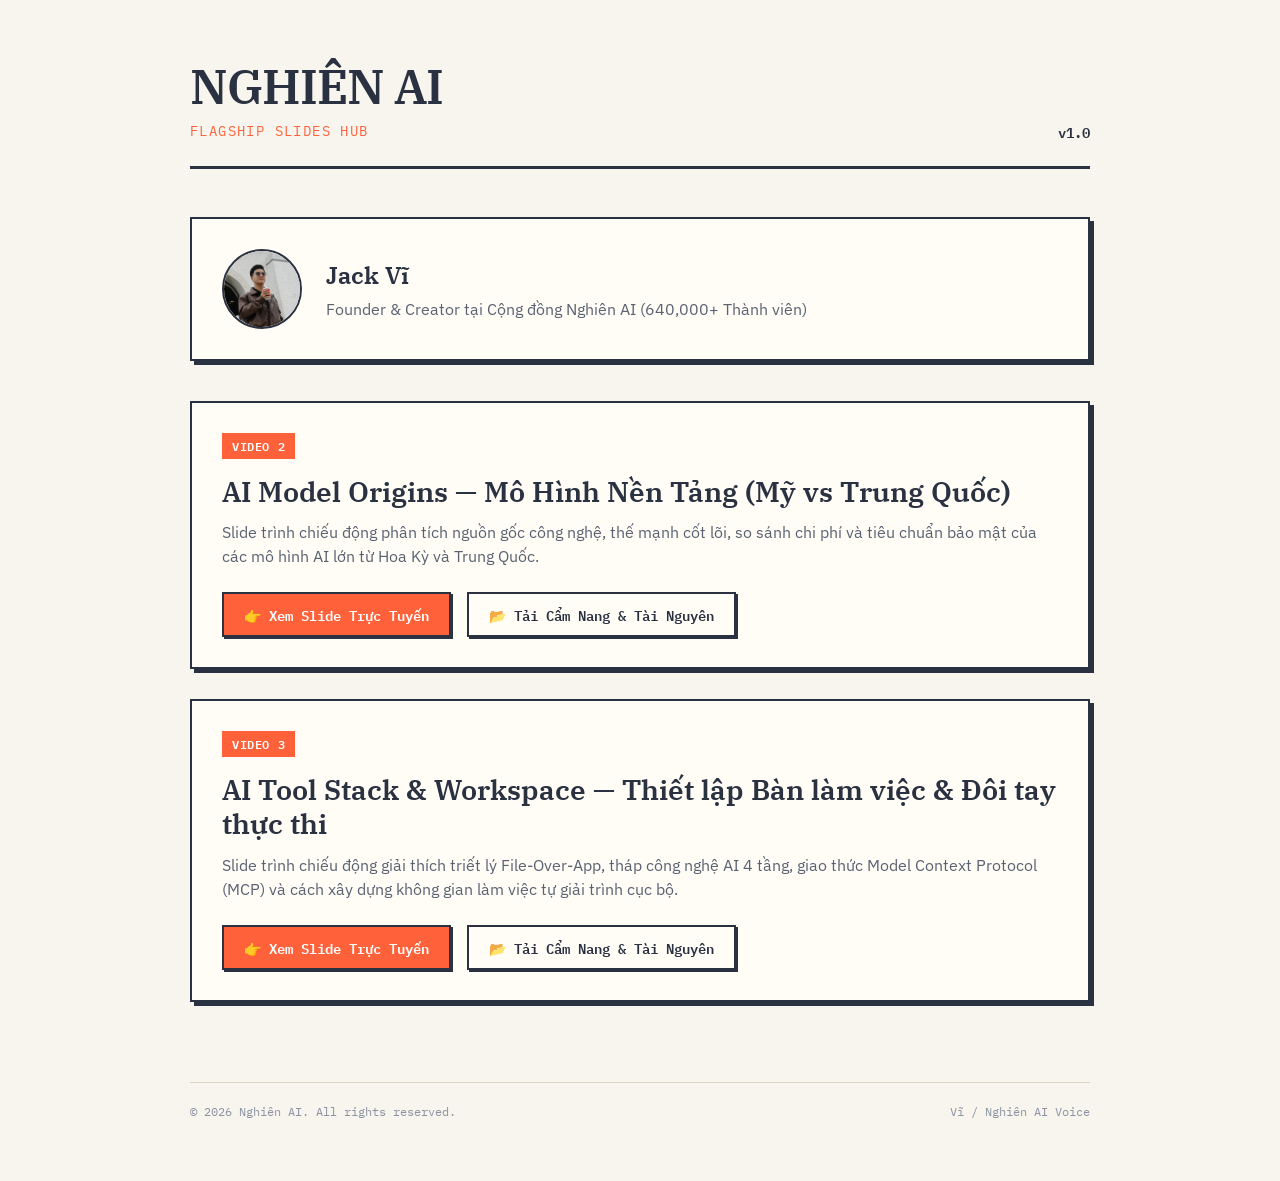
<file: index.html>
<!DOCTYPE html>
<html lang="vi">
<head>
  <meta charset="utf-8">
  <meta name="viewport" content="width=device-width, initial-scale=1">
  <title>Nghiên AI — Flagship Slides Hub</title>
  <link rel="preconnect" href="https://fonts.googleapis.com">
  <link rel="preconnect" href="https://fonts.gstatic.com" crossorigin>
  <link href="https://fonts.googleapis.com/css2?family=IBM+Plex+Mono:wght@400;500;600&family=IBM+Plex+Sans:wght@400;500;600&family=IBM+Plex+Serif:ital,wght@0,400;0,600;1,400;1,600&display=swap" rel="stylesheet">
  <style>
    :root {
      --color-coral: #FF623B;
      --color-dark: #2A3140;
      --color-paper: #F7F5ED;
      --color-paper-raised: #FFFDF6;
      --color-line: #D9D4C2;
      --font-serif: "IBM Plex Serif", Georgia, serif;
      --font-sans: "IBM Plex Sans", Helvetica, Arial, sans-serif;
      --font-mono: "IBM Plex Mono", monospace;
    }
    * { box-sizing: border-box; margin: 0; padding: 0; }
    body {
      background-color: var(--color-paper);
      color: var(--color-dark);
      font-family: var(--font-sans);
      padding: 60px 40px;
      line-height: 1.5;
    }
    .container {
      max-width: 900px;
      margin: 0 auto;
    }
    header {
      border-bottom: 3px solid var(--color-dark);
      padding-bottom: 24px;
      margin-bottom: 48px;
      position: relative;
    }
    .logo-container {
      display: flex;
      justify-content: space-between;
      align-items: flex-end;
    }
    h1 {
      font-family: var(--font-serif);
      font-weight: 600;
      font-size: 48px;
      line-height: 1.1;
      text-transform: uppercase;
      letter-spacing: -0.02em;
    }
    .subtitle {
      font-family: var(--font-mono);
      font-size: 14px;
      color: var(--color-coral);
      letter-spacing: 0.1em;
      margin-top: 8px;
      text-transform: uppercase;
    }
    .profile-card {
      background: var(--color-paper-raised);
      border: 2px solid var(--color-dark);
      box-shadow: 4px 4px 0 var(--color-dark);
      padding: 30px;
      margin-bottom: 40px;
      display: flex;
      gap: 24px;
      align-items: center;
    }
    .profile-avatar {
      width: 80px;
      height: 80px;
      border-radius: 50%;
      border: 2px solid var(--color-dark);
    }
    .profile-info h3 {
      font-family: var(--font-serif);
      font-size: 24px;
      font-weight: 600;
    }
    .profile-info p {
      font-size: 16px;
      color: #5A6272;
      margin-top: 4px;
    }
    .grid {
      display: grid;
      grid-template-columns: 1fr;
      gap: 30px;
    }
    .bento-card {
      background: var(--color-paper-raised);
      border: 2px solid var(--color-dark);
      box-shadow: 4px 4px 0 var(--color-dark);
      padding: 30px;
      position: relative;
      transition: transform 0.2s, box-shadow 0.2s;
    }
    .bento-card:hover {
      transform: translate(-2px, -2px);
      box-shadow: 6px 6px 0 var(--color-dark);
    }
    .tag {
      display: inline-block;
      background: var(--color-coral);
      color: white;
      font-family: var(--font-mono);
      font-size: 12px;
      padding: 4px 10px;
      font-weight: 600;
      margin-bottom: 16px;
      letter-spacing: 0.05em;
    }
    .card-title {
      font-family: var(--font-serif);
      font-size: 28px;
      font-weight: 600;
      line-height: 1.2;
      margin-bottom: 12px;
    }
    .card-desc {
      font-size: 16px;
      color: #5A6272;
      margin-bottom: 24px;
    }
    .btn-group {
      display: flex;
      gap: 16px;
      flex-wrap: wrap;
    }
    .btn {
      display: inline-flex;
      align-items: center;
      justify-content: center;
      padding: 10px 20px;
      border: 2px solid var(--color-dark);
      font-family: var(--font-mono);
      font-size: 14px;
      font-weight: 600;
      text-decoration: none;
      cursor: pointer;
      background: var(--color-paper-raised);
      color: var(--color-dark);
      box-shadow: 2px 2px 0 var(--color-dark);
      transition: all 0.15s;
    }
    .btn:hover {
      transform: translate(-1px, -1px);
      box-shadow: 3px 3px 0 var(--color-dark);
    }
    .btn.primary {
      background: var(--color-coral);
      color: white;
    }
    .btn.primary:hover {
      background: #E14E28;
    }
    footer {
      margin-top: 80px;
      border-top: 1px solid var(--color-line);
      padding-top: 20px;
      font-family: var(--font-mono);
      font-size: 12px;
      color: #8B92A1;
      display: flex;
      justify-content: space-between;
    }
    @media (max-width: 600px) {
      body { padding: 30px 20px; }
      h1 { font-size: 32px; }
      .profile-card { flex-direction: column; text-align: center; }
    }
  </style>
</head>
<body>
  <div class="container">
    <header>
      <div class="logo-container">
        <div>
          <h1>Nghiên AI</h1>
          <div class="subtitle">Flagship Slides Hub</div>
        </div>
        <div style="font-family: var(--font-mono); font-size: 14px; font-weight: 600;">v1.0</div>
      </div>
    </header>

    <div class="profile-card">
      <img class="profile-avatar" src="assets/people/jack_vi_avatar.png" alt="Jack Vĩ">
      <div class="profile-info">
        <h3>Jack Vĩ</h3>
        <p>Founder &amp; Creator tại Cộng đồng Nghiên AI (640,000+ Thành viên)</p>
      </div>
    </div>

    <div class="grid">
      <!-- Card Video 2 -->
      <div class="bento-card">
        <div class="tag">VIDEO 2</div>
        <h2 class="card-title">AI Model Origins — Mô Hình Nền Tảng (Mỹ vs Trung Quốc)</h2>
        <p class="card-desc">Slide trình chiếu động phân tích nguồn gốc công nghệ, thế mạnh cốt lõi, so sánh chi phí và tiêu chuẩn bảo mật của các mô hình AI lớn từ Hoa Kỳ và Trung Quốc.</p>
        <div class="btn-group">
          <a class="btn primary" href="v2-model-origins/">👉 Xem Slide Trực Tuyến</a>
          <a class="btn" href="https://github.com/jackvi810/ai-models" target="_blank">📂 Tải Cẩm Nang &amp; Tài Nguyên</a>
        </div>
      </div>

      <!-- Card Video 3 -->
      <div class="bento-card">
        <div class="tag">VIDEO 3</div>
        <h2 class="card-title">AI Tool Stack &amp; Workspace — Thiết lập Bàn làm việc &amp; Đôi tay thực thi</h2>
        <p class="card-desc">Slide trình chiếu động giải thích triết lý File-Over-App, tháp công nghệ AI 4 tầng, giao thức Model Context Protocol (MCP) và cách xây dựng không gian làm việc tự giải trình cục bộ.</p>
        <div class="btn-group">
          <a class="btn primary" href="v3-ai-tools/">👉 Xem Slide Trực Tuyến</a>
          <a class="btn" href="https://github.com/jackvi810/ai-tools" target="_blank">📂 Tải Cẩm Nang &amp; Tài Nguyên</a>
        </div>
      </div>
    </div>

    <footer>
      <span>&copy; 2026 Nghiên AI. All rights reserved.</span>
      <span>Vĩ / Nghiên AI Voice</span>
    </footer>
  </div>
</body>
</html>
</file>
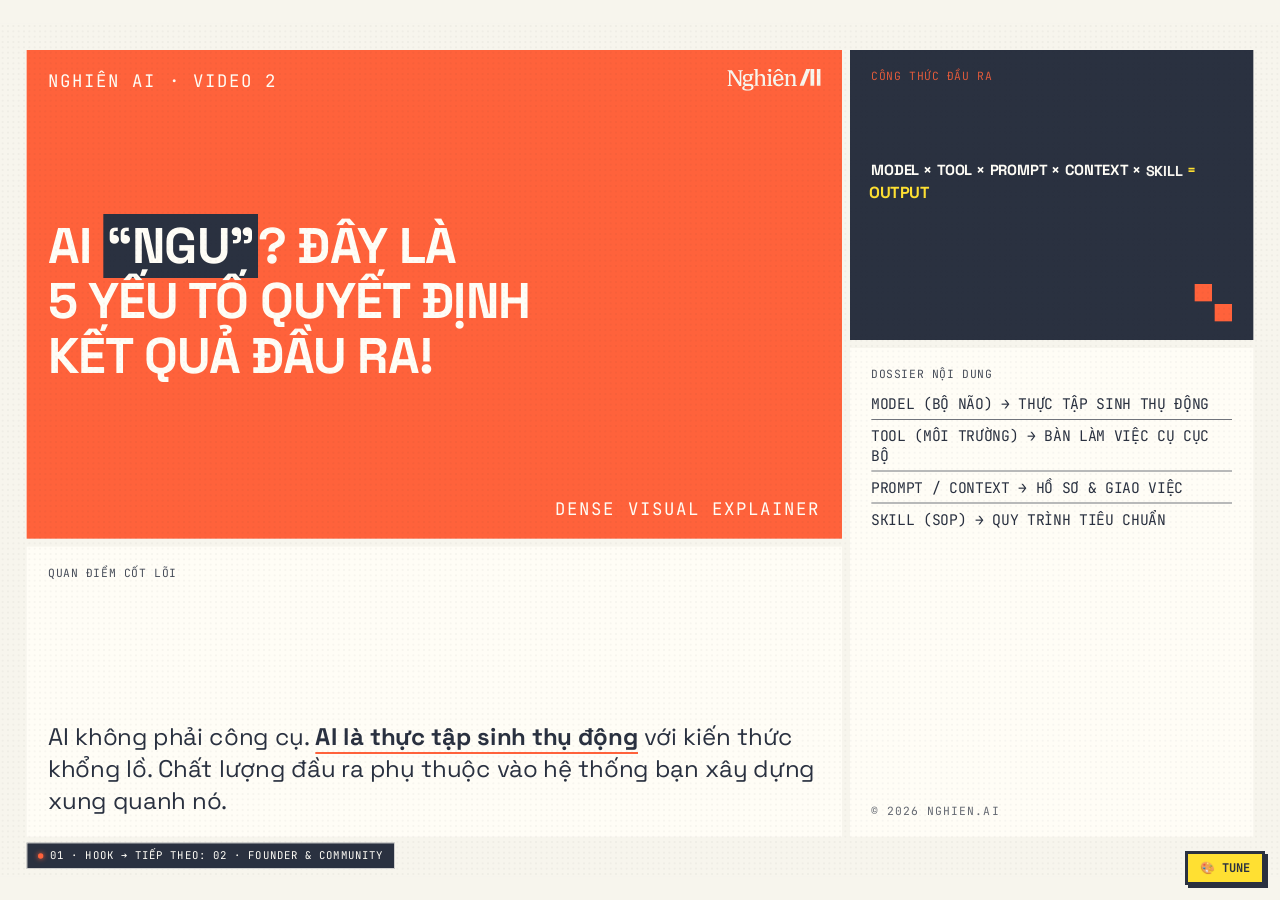
<file: v2-model-origins/index.html>
<!DOCTYPE html>
<html lang="vi">
<head>
  <meta charset="utf-8">
  <meta name="viewport" content="width=device-width, initial-scale=1">
  <title>Presentation</title>
  <link rel="stylesheet" href="./styles.css">
  <script src="./vendor/d3.v7.min.js"></script>
  <script src="./vendor/echarts.min.js"></script>
  <script src="./vendor/gsap.min.js"></script>
  <script src="./motion.js"></script>
  <script src="./shortcut-controller.js"></script>
  <script src="./background-fx.js"></script>
  <style id="dynamic-design-tokens">
    :root {
      --color-paper: #FFFDF6;
      --color-ink: #2A3140;
      --color-accent: #FF623B;
      --color-yellow: #FFE032;
      --color-muted: #5A6272;
      --color-bg: #F7F5ED;
      --font-display: 'Space Grotesk', Helvetica Neue, Helvetica, Arial, sans-serif;
      --font-mono: 'JetBrains Mono', ui-monospace, monospace;
      --border-width: 3px;
      --shadow-offset: 8px;
      --border-radius: 0px;
    }
    .slide-container {
      display: none;
      position: absolute;
      border-radius: var(--border-radius);
    }
    .slide-container.is-active {
      display: block;
    }
    
    .slide-container::before {
      content: "";
      position: absolute;
      top: 0; left: 0; width: 100%; height: 100%;
      pointer-events: none;
      opacity: 0.04;
      background-image: radial-gradient(var(--color-ink) 25%, transparent 26%);
      background-size: 8px 8px;
      z-index: 98;
    }

  </style>
</head>
<body data-background-fx="particles">

  <!-- slide-01-cover.html -->
  <div class="slide-container is-active" id="slide-01">

    <div class="frame">
      
      <!-- Main Title Card (Lemon) -->
      <div class="card lemon" style="grid-column: 1 / span 8; grid-row: 1 / span 5;">
        <img src="../assets/logo/NghienAI_logo_whitetext.svg" alt="Nghiên AI" style="position: absolute; top: 28px; right: 32px; width: 140px; height: auto;">
        <div class="text-label">NGHIÊN AI · VIDEO 2</div>
        <h1 class="text-display" style="margin-top: 40px; font-size: 75px; line-height: 1.1;">
          AI <mark>“ngu”</mark>? Đây là<br>5 yếu tố quyết định<br>kết quả đầu ra!
        </h1>
        <div class="text-label" style="text-align: right; margin-top: 20px;">DENSE VISUAL EXPLAINER</div>
      </div>
      
      <!-- Formula Card (Ink) -->
      <div class="card ink" style="grid-column: 9 / span 4; grid-row: 1 / span 3;">
        <div class="text-label-sm" style="color: var(--color-lemon);">công thức đầu ra</div>
        <div class="text-card-h3" style="font-size: 22px; line-height: 1.3; margin-top: 15px; display: flex; flex-wrap: wrap; gap: 6px;">
          <span class="formula-word">MODEL</span>
          <span class="formula-word">×</span>
          <span class="formula-word">TOOL</span>
          <span class="formula-word">×</span>
          <span class="formula-word">PROMPT</span>
          <span class="formula-word">×</span>
          <span class="formula-word">CONTEXT</span>
          <span class="formula-word">×</span>
          <span class="formula-word">SKILL</span>
          <span class="formula-word" style="color: var(--color-yellow); font-weight: bold;">=</span>
          <span class="formula-word" style="color: var(--color-yellow); font-weight: bold;">OUTPUT</span>
        </div>
        <div class="blockmark" style="color: var(--color-lemon); margin-top: 20px; align-self: flex-end;">
          <span></span><span></span><span></span><span></span>
        </div>
      </div>
      
      <!-- Description Card (Paper) -->
      <div class="card" style="grid-column: 1 / span 8; grid-row: 6 / span 3;">
        <div class="text-label-sm">quan điểm cốt lõi</div>
        <p class="text-body" style="margin-top: 15px;">
          AI không phải công cụ. <em>AI là thực tập sinh thụ động</em> với kiến thức khổng lồ. Chất lượng đầu ra phụ thuộc vào hệ thống bạn xây dựng xung quanh nó.
        </p>
      </div>
      
      <!-- Series Metadata Card (Paper) -->
      <div class="card" style="grid-column: 9 / span 4; grid-row: 4 / span 5;">
        <div class="text-label-sm">dossier nội dung</div>
        <div class="flex-col gap-sm" style="margin-top: 20px;">
          <div style="border-bottom: 1.5px solid var(--color-ink); padding-bottom: 8px; font-family: var(--font-mono); font-size: 22px;">
            MODEL (BỘ NÃO) → THỰC TẬP SINH THỤ ĐỘNG
          </div>
          <div style="border-bottom: 1.5px solid var(--color-ink); padding-bottom: 8px; font-family: var(--font-mono); font-size: 22px;">
            TOOL (MÔI TRƯỜNG) → BÀN LÀM VIỆC CỤ CỤC BỘ
          </div>
          <div style="border-bottom: 1.5px solid var(--color-ink); padding-bottom: 8px; font-family: var(--font-mono); font-size: 22px;">
            PROMPT / CONTEXT → HỒ SƠ & GIAO VIỆC
          </div>
          <div style="padding-bottom: 8px; font-family: var(--font-mono); font-size: 22px;">
            SKILL (SOP) → QUY TRÌNH TIÊU CHUẨN
          </div>
        </div>
        <div class="text-label-xs" style="margin-top: auto;">© 2026 NGHIEN.AI</div>
      </div>

    </div>
    <div class="pagenum"><span class="glow-dot"></span><span>01 · HOOK</span></div>
    
    <script>
      (function() {
        const slide = document.currentScript.closest('.slide-container');
        slide.initSlideCharts = function() {
          const words = slide.querySelectorAll('.formula-word');
          if (words.length > 0) {
            gsap.killTweensOf(words);
            gsap.set(words, { opacity: 0, scale: 0.4, y: 15 });
            gsap.to(words, {
              opacity: 1,
              scale: 1,
              y: 0,
              duration: 0.6,
              stagger: 0.08,
              ease: "elastic.out(1.1, 0.6)",
              delay: 0.3
            });
          }
        };
        slide.disposeSlideCharts = function() {
          const words = slide.querySelectorAll('.formula-word');
          gsap.killTweensOf(words);
        };
      })();
    </script>
    </div>

  <!-- slide-01b-profile-jackvi.html -->
  <div class="slide-container" id="slide-02">

    <div class="frame">
      
      <!-- Left Card (Profile - Pearl with 3D Tilt support) -->
      <div class="card card-profile" style="grid-column: 1 / span 6; grid-row: 1 / span 8; justify-content: space-between; padding: 48px; position: relative; overflow: hidden;">
        
        <!-- Scanline Overlay for Cyberpunk look -->
        <div class="scanlines" style="position: absolute; inset: 0; background: linear-gradient(rgba(18, 16, 16, 0) 50%, rgba(0, 0, 0, 0.05) 50%), linear-gradient(90deg, rgba(255, 0, 0, 0.02), rgba(0, 255, 0, 0.01), rgba(0, 0, 255, 0.02)); background-size: 100% 4px, 6px 100%; pointer-events: none; z-index: 1;"></div>

        <div style="position: relative; z-index: 2;">
          <img src="../assets/logo/NghienAI_logo_orangetext.svg" alt="Nghiên AI" style="position: absolute; top: -10px; right: -10px; width: 120px; height: auto;">
          <div class="text-label-sm" style="color: var(--color-muted); letter-spacing: 0.1em;">ADMIN PROFILE · NGHIÊN AI</div>
        </div>

        <div style="display: flex; gap: 40px; align-items: center; margin: 30px 0; position: relative; z-index: 2;">
          
          <!-- Avatar Framed Brutalist with Parallax Tilt -->
          <div class="avatar-tilt-container" style="position: relative; width: 240px; height: 240px; transform-style: preserve-3d; transition: transform 0.1s ease; flex-shrink: 0;">
            <!-- Outer radar ring pulse -->
            <div class="radar-pulse" style="position: absolute; inset: -20px; border: 2px dashed var(--color-coral); border-radius: 50%; animation: radar-spin 12s linear infinite; opacity: 0.4;"></div>
            <div class="radar-pulse-2" style="position: absolute; inset: -10px; border: 2px solid var(--color-yellow); border-radius: 50%; opacity: 0.25; animation: pulse-glow 2s infinite ease-in-out;"></div>
            
            <div class="avatar-frame-container" style="position: relative; width: 100%; height: 100%; border: 5px solid var(--color-ink); background: var(--color-ink); box-shadow: 12px 12px 0 var(--color-coral); overflow: hidden; transform: translateZ(30px);">
              <img src="../assets/people/jack_vi_avatar.png" alt="Jack Vĩ" style="width: 100%; height: 100%; object-fit: cover;">
            </div>
          </div>

          <div>
            <!-- Matrix Scrambled text container -->
            <h1 class="text-title text-scrambler" style="font-size: 58px; line-height: 1.0; color: var(--color-ink); margin-bottom: 12px; font-family: var(--font-display); text-shadow: 2px 2px 0 rgba(255, 98, 59, 0.15);">JACK VĨ</h1>
            <p class="text-label" style="font-size: 24px; color: var(--color-coral); font-weight: bold; text-transform: uppercase; letter-spacing: 0.05em;">Admin Nghiên AI Community</p>
            <p class="text-body-sm" style="font-size: 20px; line-height: 1.5; color: var(--color-muted); margin-top: 15px; font-family: var(--font-display);">
              Là <strong>content creator</strong>, <strong>community builder</strong> và là một người <strong>non-tech hoàn toàn</strong>. Nhưng hiện tại mình đã áp dụng AI vào workflow thành công và mong muốn giúp hàng triệu người biết cách sử dụng AI đúng cách.
            </p>
          </div>
        </div>

        <!-- Social Buttons with Neon Glow -->
        <div style="display: flex; gap: 20px; width: 100%; position: relative; z-index: 2;">
          <a href="https://www.facebook.com/jackvi810" target="_blank" class="social-btn btn-fb" style="flex: 1; text-align: center; text-decoration: none; font-family: var(--font-mono); font-size: 20px; font-weight: bold; color: var(--color-paper); border: 3px solid var(--color-ink); padding: 16px 20px; background: var(--color-ink); box-shadow: 5px 5px 0 var(--color-yellow); transition: all 0.2s ease; display: inline-block;">
            🔵 FACEBOOK
          </a>
          <a href="https://x.com/jackvi810" target="_blank" class="social-btn btn-x" style="flex: 1; text-align: center; text-decoration: none; font-family: var(--font-mono); font-size: 20px; font-weight: bold; color: var(--color-paper); border: 3px solid var(--color-ink); padding: 16px 20px; background: var(--color-ink); box-shadow: 5px 5px 0 var(--color-coral); transition: all 0.2s ease; display: inline-block;">
            🐦 TWITTER / X
          </a>
        </div>

        <div class="text-label-xs" style="color: var(--color-muted); position: relative; z-index: 2;">DI CHUỘT VÀO AVATAR ĐỂ TƯƠNG TÁC MẠNG LƯỚI</div>
      </div>
      
      <!-- Right Card (Community - Ink with Network Simulation) -->
      <div class="card ink" style="grid-column: 7 / span 6; grid-row: 1 / span 8; padding: 48px; display: flex; flex-direction: column; justify-content: space-between; overflow: hidden; background-color: var(--color-ink); position: relative;">
        
        <!-- Grid pattern background -->
        <div class="grid-overlay" style="position: absolute; inset: 0; background-image: linear-gradient(rgba(255,255,255,0.03) 1px, transparent 1px), linear-gradient(90deg, rgba(255,255,255,0.03) 1px, transparent 1px); background-size: 20px 20px; pointer-events: none; z-index: 1;"></div>

        <div style="position: relative; z-index: 2;">
          <img src="../assets/logo/NghienAI_logo_whitetext.svg" alt="Nghiên AI" style="position: absolute; top: 0; right: 0; width: 120px; height: auto;">
          <div class="text-label-sm" style="color: var(--color-muted); letter-spacing: 0.1em;">NGHIÊN AI · COMMUNITY NETWORK</div>
        </div>

        <!-- Big Figure with pulsing marks -->
        <div style="margin-top: 10px; position: relative; z-index: 2;">
          <div class="text-label" style="color: var(--color-yellow); font-size: 22px; margin-bottom: 8px;">CỘNG ĐỒNG</div>
          <h2 class="text-display community-num" style="font-size: 92px; line-height: 0.95; color: var(--color-paper); font-weight: 900; letter-spacing: -0.02em;">
            <mark style="background: none; color: var(--color-yellow); text-shadow: 0 0 15px rgba(255,224,50,0.35);">640,000+</mark>
          </h2>
          <p class="text-subtitle" style="font-size: 27px; color: var(--color-paper); margin-top: 8px; font-family: var(--font-display);">
            THÀNH VIÊN NGHIÊN AI (FACEBOOK GROUP)
          </p>
        </div>

        <!-- 6 Core Value points of the community -->
        <div class="values-grid" style="display: grid; grid-template-columns: 1fr 1fr; gap: 14px 24px; margin: 15px 0; position: relative; z-index: 2; font-family: var(--font-display); font-size: 17px; line-height: 1.4; color: var(--color-paper);">
          <div style="display: flex; gap: 10px; align-items: flex-start;">
            <span style="color: var(--color-yellow); font-family: var(--font-mono); font-weight: bold; flex-shrink: 0; margin-top: 2px;">⚡</span>
            <span>Kết nối cùng AI Builder thực tế</span>
          </div>
          <div style="display: flex; gap: 10px; align-items: flex-start;">
            <span style="color: var(--color-yellow); font-family: var(--font-mono); font-weight: bold; flex-shrink: 0; margin-top: 2px;">⚡</span>
            <span>Xây dựng AI Agent tự động hóa công việc</span>
          </div>
          <div style="display: flex; gap: 10px; align-items: flex-start;">
            <span style="color: var(--color-yellow); font-family: var(--font-mono); font-weight: bold; flex-shrink: 0; margin-top: 2px;">⚡</span>
            <span>Học kinh nghiệm sử dụng AI Tools & Workflow</span>
          </div>
          <div style="display: flex; gap: 10px; align-items: flex-start;">
            <span style="color: var(--color-yellow); font-family: var(--font-mono); font-weight: bold; flex-shrink: 0; margin-top: 2px;">⚡</span>
            <span>Cập nhật tin tức & xu hướng công nghệ AI</span>
          </div>
          <div style="display: flex; gap: 10px; align-items: flex-start;">
            <span style="color: var(--color-yellow); font-family: var(--font-mono); font-weight: bold; flex-shrink: 0; margin-top: 2px;">⚡</span>
            <span>Áp dụng AI vào Marketing, Content, Sales...</span>
          </div>
          <div style="display: flex; gap: 10px; align-items: flex-start;">
            <span style="color: var(--color-yellow); font-family: var(--font-mono); font-weight: bold; flex-shrink: 0; margin-top: 2px;">⚡</span>
            <span>Tư duy ứng dụng AI tiết kiệm & hiệu quả</span>
          </div>
        </div>

        <!-- D3 Network Simulation Area (150 nodes) -->
        <div class="d3-container" style="position: relative; width: 100%; height: 260px; border: 3px solid var(--color-paper); background: rgba(0,0,0,0.35); margin: 15px 0; overflow: hidden; z-index: 2; box-shadow: inset 0 0 20px rgba(0,0,0,0.6);">
          <svg class="d3-svg" width="100%" height="100%" style="display: block;"></svg>
          <div class="d3-status" style="position: absolute; right: 15px; top: 15px; font-family: var(--font-mono); font-size: 11px; color: var(--color-yellow); font-weight: bold; pointer-events: none; opacity: 0.85; border: 1.5px solid var(--color-yellow); padding: 2px 6px;">D3 FORCE FIELD: 150 NODES</div>
        </div>

        <div style="display: flex; justify-content: space-between; align-items: center; border-top: 1.5px solid rgba(255, 255, 255, 0.2); padding-top: 15px; position: relative; z-index: 2;">
          <a href="https://www.facebook.com/groups/aiartworksvn" target="_blank" class="glow-link" style="font-family: var(--font-mono); font-size: 17px; font-weight: 700; color: var(--color-yellow); text-decoration: none; border-bottom: 2px dashed var(--color-yellow); padding-bottom: 2px; transition: text-shadow 0.2s ease;">
            👉 THAM GIA CỘNG ĐỒNG NGHIÊN AI
          </a>
          <div style="font-family: var(--font-mono); font-size: 15px; color: var(--color-paper); opacity: 0.8;">NGHIÊN AI COMMUNITY</div>
        </div>
      </div>
      
    </div>
    
    <div class="pagenum"><span class="glow-dot"></span><span>02 · FOUNDER &amp; COMMUNITY</span></div>

    <style>
      /* Radar pulse animations */
      @keyframes radar-spin {
        from { transform: rotate(0deg); }
        to { transform: rotate(360deg); }
      }
      @keyframes pulse-glow {
        0%, 100% { transform: scale(1); opacity: 0.25; }
        50% { transform: scale(1.08); opacity: 0.45; }
      }
      
      /* Neon buttons and glows */
      .social-btn:hover {
        transform: translate(-3px, -3px);
        color: var(--color-ink) !important;
      }
      .social-btn.btn-fb:hover {
        background-color: var(--color-yellow) !important;
        box-shadow: 8px 8px 0 var(--color-coral) !important;
      }
      .social-btn.btn-x:hover {
        background-color: var(--color-coral) !important;
        color: var(--color-paper) !important;
        box-shadow: 8px 8px 0 var(--color-yellow) !important;
      }
      .glow-link:hover {
        text-shadow: 0 0 8px var(--color-yellow);
      }
    </style>

    <script>
      (function() {
        const slide = document.currentScript.closest('.slide-container');
        let simulation = null;
        let tl = null;
        let nodes = [];
        let links = [];

        // Matrix Scrambler implementation
        function scrambleText(element, finalWord, duration = 800) {
          const chars = "☠☢☣⚙⚡⚲⚠✕🧠💾🧬🖲💻🔌🌐";
          const start = Date.now();
          const interval = setInterval(() => {
            const timePassed = Date.now() - start;
            const progress = timePassed / duration;
            if (progress >= 1) {
              clearInterval(interval);
              element.textContent = finalWord;
            } else {
              element.textContent = finalWord.split("").map((char, index) => {
                if (char === " ") return " ";
                if (index / finalWord.length < progress) return finalWord[index];
                return chars[Math.floor(Math.random() * chars.length)];
              }).join("");
            }
          }, 35);
        }

        slide.initSlideCharts = function() {
          if (simulation) simulation.stop();
          if (tl) tl.kill();

          const profileCard = slide.querySelector('.card-profile');
          const avatarTilt = slide.querySelector('.avatar-tilt-container');
          const textEl = slide.querySelector('.text-scrambler');
          
          // Scramble Title
          scrambleText(textEl, "JACK VĨ", 1000);

          // 3D Parallax Tilt Effect
          if (profileCard && avatarTilt) {
            profileCard.addEventListener('mousemove', (e) => {
              const rect = profileCard.getBoundingClientRect();
              const x = e.clientX - rect.left - rect.width / 2;
              const y = e.clientY - rect.top - rect.height / 2;
              
              // Map mouse coordinates to degrees rotation
              const tiltX = -(y / (rect.height / 2)) * 15;
              const tiltY = (x / (rect.width / 2)) * 15;
              
              gsap.to(avatarTilt, {
                rotationX: tiltX,
                rotationY: tiltY,
                transformPerspective: 1000,
                ease: "power1.out",
                duration: 0.3
              });
            });

            profileCard.addEventListener('mouseleave', () => {
              gsap.to(avatarTilt, {
                rotationX: 0,
                rotationY: 0,
                ease: "power2.out",
                duration: 0.6
              });
            });
          }

          // GSAP Reveal Animation
          const avatarFrame = slide.querySelector('.avatar-frame-container');
          const btns = slide.querySelectorAll('.social-btn');
          const labels = slide.querySelectorAll('.text-label-sm, .text-label, .text-body-sm');
          
          gsap.set(avatarFrame, { scale: 0.7, opacity: 0 });
          gsap.set(btns, { y: 30, opacity: 0 });
          gsap.set(labels, { opacity: 0, y: 15 });

          tl = gsap.timeline({ delay: 0.1 });
          tl.to(labels, { opacity: 1, y: 0, stagger: 0.1, duration: 0.4, ease: "power2.out" })
            .to(avatarFrame, { scale: 1, opacity: 1, duration: 0.6, ease: "back.out(1.5)" }, "-=0.2")
            .to(btns, { y: 0, opacity: 1, stagger: 0.15, duration: 0.4, ease: "power2.out" }, "-=0.3");

          // D3.js Simulation Setup
          const svgEl = slide.querySelector('.d3-svg');
          const width = svgEl.clientWidth || 700;
          const height = svgEl.clientHeight || 260;
          const svg = d3.select(svgEl);
          svg.selectAll("*").remove();

          // 150 nodes representing a massive community
          const numNodes = 145;
          nodes = Array.from({ length: numNodes }, (_, i) => ({
            id: i,
            radius: i === 0 ? 18 : Math.random() * 4 + 3.5,
            group: i === 0 ? "core" : (i % 5 === 0 ? "fb" : (i % 5 === 1 ? "x" : "member")),
            x: width / 2 + (Math.random() - 0.5) * 80,
            y: height / 2 + (Math.random() - 0.5) * 80
          }));

          // Multi-connected links
          links = [];
          for (let i = 1; i < numNodes; i++) {
            // Strong connection to core (Jack Vĩ)
            if (i % 3 === 0) {
              links.push({ source: i, target: 0 });
            } else {
              links.push({ source: i, target: Math.floor(Math.random() * i) });
            }
          }

          // Link paths
          const linkElements = svg.append("g")
            .selectAll("line")
            .data(links)
            .enter().append("line")
            .attr("stroke", "rgba(255,255,255,0.08)")
            .attr("stroke-width", 1.0);

          // Spark connection path line (hidden initially)
          const sparkLine = svg.append("line")
            .attr("stroke", "var(--color-yellow)")
            .attr("stroke-width", 2.5)
            .attr("stroke-dasharray", "5 5")
            .style("opacity", 0)
            .style("pointer-events", "none");

          // Node circles
          const nodeElements = svg.append("g")
            .selectAll("circle")
            .data(nodes)
            .enter().append("circle")
            .attr("r", d => d.radius)
            .attr("fill", d => {
              if (d.group === "core") return "var(--color-yellow)";
              if (d.group === "fb") return "var(--color-coral)";
              if (d.group === "x") return "#FFE032";
              return "rgba(255, 255, 255, 0.4)";
            })
            .attr("stroke", d => d.group === "core" ? "var(--color-coral)" : "none")
            .attr("stroke-width", 2)
            .style("cursor", "pointer")
            .on("mouseover", function(event, d) {
              if (d.group === "core") return;
              
              // Make node explode with color
              d3.select(this)
                .transition()
                .duration(200)
                .attr("r", d.radius * 2.5)
                .attr("fill", "var(--color-yellow)")
                .attr("stroke", "var(--color-paper)")
                .attr("stroke-width", 2);

              // Connect to Jack Vĩ center node via spark
              sparkLine
                .attr("x1", d.x)
                .attr("y1", d.y)
                .attr("x2", nodes[0].x)
                .attr("y2", nodes[0].y)
                .style("opacity", 1);
            })
            .on("mouseout", function(event, d) {
              if (d.group === "core") return;
              
              d3.select(this)
                .transition()
                .duration(200)
                .attr("r", d.radius)
                .attr("fill", d.group === "fb" ? "var(--color-coral)" : (d.group === "x" ? "#FFE032" : "rgba(255, 255, 255, 0.4)"))
                .attr("stroke", "none");
                
              sparkLine.style("opacity", 0);
            });

          // Core node radar rings in SVG
          const coreRadar = svg.insert("circle", ":first-child")
            .attr("r", 30)
            .attr("fill", "none")
            .attr("stroke", "var(--color-yellow)")
            .attr("stroke-width", 1.5)
            .attr("opacity", 0.4)
            .style("pointer-events", "none");

          // Simulation Physics Engine
          simulation = d3.forceSimulation(nodes)
            .force("link", d3.forceLink(links).id(d => d.id).distance(22))
            .force("charge", d3.forceManyBody().strength(-10))
            .force("center", d3.forceCenter(width / 2, height / 2))
            .force("collide", d3.forceCollide().radius(d => d.radius + 2));

          simulation.on("tick", () => {
            linkElements
              .attr("x1", d => d.source.x)
              .attr("y1", d => d.source.y)
              .attr("x2", d => d.target.x)
              .attr("y2", d => d.target.y);

            nodeElements
              .attr("cx", d => Math.max(12, Math.min(width - 12, d.x)))
              .attr("cy", d => Math.max(12, Math.min(height - 12, d.y)));

            // Core node pulse update
            if (nodes[0]) {
              coreRadar
                .attr("cx", nodes[0].x)
                .attr("cy", nodes[0].y);
            }
          });

          // BIG BANG EXPLOSION TRIGGER: di chuột vào Avatar trái đẩy tung 150 nodes bên phải
          if (avatarTilt) {
            avatarTilt.addEventListener('mouseenter', () => {
              // Increase charge repulsion massively for explosion
              simulation.force("charge", d3.forceManyBody().strength(-280));
              simulation.alphaTarget(0.3).restart();
              
              // Animate core radar expanding in SVG
              coreRadar
                .transition()
                .duration(300)
                .attr("r", 90)
                .attr("opacity", 0.8)
                .style("stroke", "var(--color-coral)");
            });

            avatarTilt.addEventListener('mouseleave', () => {
              // Restore normal gravity
              simulation.force("charge", d3.forceManyBody().strength(-10));
              simulation.alphaTarget(0);
              
              coreRadar
                .transition()
                .duration(800)
                .attr("r", 30)
                .attr("opacity", 0.4)
                .style("stroke", "var(--color-yellow)");
            });
          }
        };

        slide.disposeSlideCharts = function() {
          if (simulation) simulation.stop();
          if (tl) tl.kill();
        };
      })();
    </script>
    </div>

  <!-- slide-02-hook-1.html -->
  <div class="slide-container" id="slide-03">

    <div class="frame">
      
      <!-- Card 1: Sếp (Ink) -->
      <div class="card ink" style="grid-column: 1 / span 6; grid-row: 1 / span 8;">
        <div>
          <img src="../assets/logo/NghienAI_logo_whitetext.svg" alt="Nghiên AI" style="position: absolute; top: 28px; right: 32px; width: 140px; height: auto;">
          <div class="text-label-sm" style="color: var(--color-muted);">vai trò: sếp</div>
          <h2 class="text-subtitle" style="margin-top: 25px; font-size: 35px; color: var(--color-paper);">Giao việc mơ hồ</h2>
        </div>
        
        <div style="flex-grow: 1; display: flex; flex-direction: column; justify-content: center; margin-top: 40px; margin-bottom: 40px;">
          <div class="dialogue-bubble" style="background: rgba(255, 255, 255, 0.08); padding: 32px; border-left: 6px solid var(--color-coral); font-family: var(--font-display); font-size: 29px; line-height: 1.4; color: var(--color-paper);">
            “Research và build cho tôi <em>content plan & marketing plan</em> để phát triển cộng đồng. Nhanh lên.”
          </div>
        </div>
        
        <div class="text-label-xs" style="color: var(--color-muted);">Yêu cầu chung chung, áp lực thời gian</div>
      </div>
      
      <!-- Card 2: AI (Lemon/Coral) -->
      <div class="card lemon" style="grid-column: 7 / span 6; grid-row: 1 / span 8;">
        <div>
          <img src="../assets/logo/NghienAI_logo_whitetext.svg" alt="Nghiên AI" style="position: absolute; top: 28px; right: 32px; width: 140px; height: auto;">
          <div class="text-label-sm" style="color: var(--color-paper); opacity: 0.85;">thực tế: thực tập sinh ai</div>
          <h2 class="text-subtitle" style="margin-top: 25px; font-size: 35px; color: var(--color-paper);">Tốc độ vs Chất lượng</h2>
        </div>
 
        <div style="flex-grow: 1; display: flex; flex-direction: column; justify-content: center; gap: 20px; margin-top: 30px; margin-bottom: 30px;">
          <!-- Typing Indicator -->
          <div class="typing-indicator" style="display: flex; gap: 8px; align-items: center; background: rgba(255, 255, 255, 0.08); padding: 12px 20px; border-radius: 0; width: fit-content; font-family: var(--font-mono); font-size: 22px; color: var(--color-paper);">
            <span style="font-weight: bold; background: var(--color-paper); color: var(--color-coral); padding: 2px 8px; font-size: 16px;">AI</span>
            <span>đang soạn thảo...</span>
            <span class="dot-bounce" style="display: inline-block; width: 6px; height: 6px; background-color: var(--color-paper); border-radius: 50%;"></span>
            <span class="dot-bounce" style="display: inline-block; width: 6px; height: 6px; background-color: var(--color-paper); border-radius: 50%;"></span>
            <span class="dot-bounce" style="display: inline-block; width: 6px; height: 6px; background-color: var(--color-paper); border-radius: 50%;"></span>
          </div>

          <!-- Dialog Lines -->
          <div style="display: flex; flex-direction: column; gap: 12px; font-size: 27px; line-height: 1.35;">
            <div class="dialogue-bubble bubble-ai-1" style="display: flex; gap: 10px;">
              <span style="font-family: var(--font-mono); font-weight: bold; background: var(--color-paper); color: var(--color-coral); padding: 2px 8px; font-size: 22px; align-self: flex-start; margin-top: 4px;">AI</span>
              <div style="color: var(--color-paper);">“Dạ sếp, <em>em xong rồi</em> ạ.” <br><span style="font-size: 29px; opacity: 0.8; font-family: var(--font-mono);">(Loay hoay 5 giây)</span></div>
            </div>
            
            <div class="dialogue-bubble bubble-boss" style="display: flex; gap: 10px; margin-top: 10px; position: relative;">
              <span style="font-family: var(--font-mono); font-weight: bold; background: var(--color-paper); color: var(--color-ink); padding: 2px 8px; font-size: 22px; align-self: flex-start; margin-top: 4px;">SẾP</span>
              <div style="color: var(--color-paper); font-weight: bold;">“Nhưng mà mày <em>làm sai gần hết</em> rồi.”</div>
              <div class="stamp-critical" style="position: absolute; right: 20px; top: -12px; border: 3.5px solid var(--color-yellow); color: var(--color-yellow); background: var(--color-ink); padding: 2px 8px; font-family: var(--font-mono); font-size: 22px; font-weight: bold; transform: rotate(-12deg);">CRITICAL ERROR</div>
            </div>
            
            <div class="dialogue-bubble bubble-ai-2" style="display: flex; gap: 10px; margin-top: 10px;">
              <span style="font-family: var(--font-mono); font-weight: bold; background: var(--color-paper); color: var(--color-coral); padding: 2px 8px; font-size: 22px; align-self: flex-start; margin-top: 4px;">AI</span>
              <div style="color: var(--color-paper);">“Dạ... nhưng mà <em>em làm nhanh</em>.”</div>
            </div>
          </div>
        </div>
 
        <div class="text-label-xs" style="color: var(--color-paper); opacity: 0.85;">ảo tưởng về năng lực do tốc độ phản hồi</div>
      </div>
 
    </div>
    <div class="pagenum"><span class="glow-dot"></span><span>03 · HOOK 1</span></div>
    
    <script>
      (function() {
        const slide = document.currentScript.closest('.slide-container');
        let tl = null;

        slide.initSlideCharts = function() {
          const bossLeft = slide.querySelector('.card.ink .dialogue-bubble');
          const typing = slide.querySelector('.typing-indicator');
          const dots = slide.querySelectorAll('.dot-bounce');
          const bubbleAi1 = slide.querySelector('.bubble-ai-1');
          const bubbleBoss = slide.querySelector('.bubble-boss');
          const stamp = slide.querySelector('.stamp-critical');
          const bubbleAi2 = slide.querySelector('.bubble-ai-2');

          if (tl) tl.kill();
          gsap.killTweensOf([bossLeft, typing, dots, bubbleAi1, bubbleBoss, stamp, bubbleAi2]);

          // Set initial states
          gsap.set(bossLeft, { opacity: 0, x: -30 });
          gsap.set(typing, { opacity: 0, display: 'flex' });
          gsap.set(dots, { y: 0 });
          gsap.set(bubbleAi1, { opacity: 0, x: 20 });
          gsap.set(bubbleBoss, { opacity: 0, y: -20 });
          gsap.set(stamp, { opacity: 0, scale: 3, rotation: -40 });
          gsap.set(bubbleAi2, { opacity: 0, x: 20 });

          // Start timeline
          tl = gsap.timeline({ delay: 0.1 });
          
          tl.to(bossLeft, { opacity: 1, x: 0, duration: 0.3, ease: "power2.out" })
            .to(typing, { opacity: 1, duration: 0.15 })
            .add(() => {
              // Start dots bounce independently so it doesn't block the timeline
              gsap.to(dots, { y: -6, stagger: 0.15, repeat: -1, yoyo: true, duration: 0.3 });
            }, "<")
            // Wait 0.6s typing
            .to(typing, { opacity: 0, duration: 0.15, delay: 0.6, onComplete: () => { typing.style.display = 'none'; } })
            .to(bubbleAi1, { opacity: 1, x: 0, duration: 0.25, ease: "power2.out" })
            // Sếp drops down bubble
            .to(bubbleBoss, { opacity: 1, y: 0, duration: 0.25, ease: "bounce.out", delay: 0.4 })
            // Stamp slams down
            .to(stamp, { opacity: 1, scale: 1, rotation: -12, duration: 0.2, ease: "elastic.out(1, 0.5)" }, "+=0.1")
            // AI final answer
            .to(bubbleAi2, { opacity: 1, x: 0, duration: 0.25, ease: "power2.out", delay: 0.4 });
        };

        slide.disposeSlideCharts = function() {
          if (tl) tl.kill();
          const typing = slide.querySelector('.typing-indicator');
          const dots = slide.querySelectorAll('.dot-bounce');
          gsap.killTweensOf(dots);
          if (typing) typing.style.display = 'flex';
        };
      })();
    </script>
    </div>

  <!-- slide-03-hook-2.html -->
  <div class="slide-container" id="slide-04">

    <div class="frame">
      
      <!-- Card 1: Sếp (Ink) -->
      <div class="card ink" style="grid-column: 1 / span 6; grid-row: 1 / span 8;">
        <div>
          <img src="../assets/logo/NghienAI_logo_whitetext.svg" alt="Nghiên AI" style="position: absolute; top: 28px; right: 32px; width: 140px; height: auto;">
          <div class="text-label-sm" style="color: var(--color-muted);">yêu cầu: sếp</div>
          <h2 class="text-subtitle" style="margin-top: 25px; font-size: 35px; color: var(--color-paper);">Thu nạp dữ liệu lớn</h2>
        </div>

        <div style="flex-grow: 1; display: flex; flex-direction: column; justify-content: center; margin-top: 40px; margin-bottom: 40px;">
          <div class="dialogue-bubble" style="background: rgba(255, 255, 255, 0.08); padding: 32px; border-left: 6px solid var(--color-coral); font-family: var(--font-display); font-size: 29px; line-height: 1.4; color: var(--color-paper);">
            “Hãy research từ <em>50 bài viết mẫu</em> để hiểu giọng văn của tôi trước khi build. Đây, 50 link.”
          </div>
        </div>

        <div class="text-label-xs" style="color: var(--color-muted);">Kỳ vọng AI tự động quét web & phân tích</div>
      </div>
      
      <!-- Card 2: AI (Pearl) -->
      <div class="card" style="grid-column: 7 / span 6; grid-row: 1 / span 8;">
        <div>
          <img src="../assets/logo/NghienAI_logo_orangetext.svg" alt="Nghiên AI" style="position: absolute; top: 28px; right: 32px; width: 140px; height: auto;">
          <div class="text-label-sm" style="color: var(--color-muted);">thực tế: thực tập sinh ai</div>
          <h2 class="text-subtitle" style="margin-top: 25px; font-size: 35px;">Bất lực & Hết hạn</h2>
        </div>

        <!-- Credit Meter -->
        <div class="credit-display" style="position: absolute; right: 32px; top: 110px; font-family: var(--font-mono); font-size: 22px; font-weight: bold; border: 2px solid var(--color-ink); padding: 4px 12px; background-color: var(--color-yellow); box-shadow: 3px 3px 0 var(--color-ink); z-index: 10;">
          CREDIT: <span class="credit-num">100</span>/100
        </div>

        <div style="flex-grow: 1; display: flex; flex-direction: column; justify-content: center; gap: 20px; margin-top: 35px; margin-bottom: 25px;">
          <div style="display: flex; flex-direction: column; gap: 12px; font-size: 27px; line-height: 1.35;">
            <div class="dialogue-bubble bubble-ai-1" style="display: flex; gap: 10px;">
              <span style="font-family: var(--font-mono); font-weight: bold; background: var(--color-ink); color: var(--color-paper); padding: 2px 8px; font-size: 22px; align-self: flex-start; margin-top: 4px;">AI</span>
              <div style="color: var(--color-ink);">“Dạ sếp <em>copy 50 bài đó gửi em</em> đi ạ...”</div>
            </div>
            
            <div class="dialogue-bubble bubble-ai-2" style="display: flex; gap: 10px; margin-top: 15px;">
              <span style="font-family: var(--font-mono); font-weight: bold; background: var(--color-coral); color: var(--color-paper); padding: 2px 8px; font-size: 22px; align-self: flex-start; margin-top: 4px;">AI</span>
              <div style="color: var(--color-ink);">
                “Ủa sếp, <em>em hết credit</em> rồi. <br>Sếp quay lại lúc <mark>3h45 sáng</mark> nha.”
              </div>
            </div>
          </div>

          <!-- Blinking Error Banner -->
          <div class="error-banner-blink" style="border: 2px solid var(--color-ink); background-color: var(--color-yellow); color: var(--color-ink); padding: 10px 15px; font-family: var(--font-mono); font-size: 22px; font-weight: bold; text-align: center; box-shadow: 3px 3px 0 var(--color-ink); display: none;">
            ⚠️ RATE LIMIT REACHED: RETRY AT 03:45 AM
          </div>
        </div>

        <div class="text-label-xs" style="color: var(--color-muted);">Giới hạn giao diện Chat & Rate Limit</div>
      </div>

    </div>
    <div class="pagenum"><span class="glow-dot"></span><span>04 · HOOK 2</span></div>

    <style>
      @keyframes warning-blink {
        0%, 100% { background-color: var(--color-yellow); color: var(--color-ink); }
        50% { background-color: var(--color-coral); color: var(--color-paper); }
      }
      .error-banner-blink.is-blinking {
        animation: warning-blink 0.6s infinite steps(1);
      }
    </style>
    
    <script>
      (function() {
        const slide = document.currentScript.closest('.slide-container');
        let tl = null;

        slide.initSlideCharts = function() {
          const bossLeft = slide.querySelector('.card.ink .dialogue-bubble');
          const bubbleAi1 = slide.querySelector('.bubble-ai-1');
          const bubbleAi2 = slide.querySelector('.bubble-ai-2');
          const creditNum = slide.querySelector('.credit-num');
          const errorBanner = slide.querySelector('.error-banner-blink');

          if (tl) tl.kill();
          gsap.killTweensOf([bossLeft, bubbleAi1, bubbleAi2]);
          errorBanner.classList.remove('is-blinking');

          // Set initial states
          gsap.set(bossLeft, { opacity: 0, x: -30 });
          gsap.set(bubbleAi1, { opacity: 0, x: 20 });
          gsap.set(bubbleAi2, { opacity: 0, x: 20 });
          gsap.set(errorBanner, { opacity: 0, display: 'none' });
          creditNum.textContent = "100";

          // Start timeline
          tl = gsap.timeline({ delay: 0.1 });
          
          tl.to(bossLeft, { opacity: 1, x: 0, duration: 0.3, ease: "power2.out" })
            .to(bubbleAi1, { opacity: 1, x: 0, duration: 0.25, ease: "power2.out", delay: 0.25 })
            .to(bubbleAi2, { opacity: 1, x: 0, duration: 0.25, ease: "power2.out", delay: 0.4 })
            // Roll credit from 100 to 0
            .to({ val: 100 }, {
              val: 0,
              duration: 0.8,
              ease: "power1.inOut",
              onUpdate: function() {
                creditNum.textContent = Math.round(this.targets()[0].val);
              }
            }, "<+=0.15")
            // Show error banner and start blinking
            .to(errorBanner, {
              opacity: 1,
              duration: 0.2,
              onStart: () => {
                errorBanner.style.display = 'block';
              },
              onComplete: () => {
                errorBanner.classList.add('is-blinking');
              }
            }, "+=0.1");
        };

        slide.disposeSlideCharts = function() {
          if (tl) tl.kill();
          const errorBanner = slide.querySelector('.error-banner-blink');
          if (errorBanner) {
            errorBanner.classList.remove('is-blinking');
            errorBanner.style.display = 'none';
          }
        };
      })();
    </script>
    </div>

  <!-- slide-04-symptoms.html -->
  <div class="slide-container" id="slide-05">

    <div class="frame">
      
      <!-- Card 1: Paper -->
      <div class="card" style="grid-column: 1 / span 6; grid-row: 1 / span 4;">
        <div>
          <img src="../assets/logo/NghienAI_logo_orangetext.svg" alt="Nghiên AI" style="position: absolute; top: 28px; right: 32px; width: 140px; height: auto;">
          <div class="text-label-sm" style="color: var(--color-muted);"><span class="wiggle-badge" style="animation-delay: 0.1s; animation-duration: 0.6s;">⚠️</span> bệnh số 01</div>
          <h3 class="text-card-headline" style="margin-top: 15px; font-size: 29px;">Tự mãn vô trách nhiệm</h3>
        </div>
        <p class="text-body-sm" style="margin-top: 15px;">
          Báo cáo hoàn thành nhưng *đầy lỗi logic, định dạng*. Chưa từng tự soát lỗi.
        </p>
        <div class="text-label-xs" style="color: var(--color-muted); margin-top: 10px;">thiếu cơ chế tự phản biện & kiểm thử</div>
      </div>
      
      <!-- Card 2: Ink -->
      <div class="card ink" style="grid-column: 7 / span 6; grid-row: 1 / span 4;">
        <div>
          <div class="text-label-sm" style="color: var(--color-muted);"><span class="wiggle-badge" style="animation-delay: 0.3s; animation-duration: 0.5s;">⚠️</span> bệnh số 02</div>
          <h3 class="text-card-headline" style="margin-top: 15px; font-size: 29px; color: var(--color-paper);">Bịa đặt tự tin</h3>
        </div>
        <p class="text-body-sm" style="margin-top: 15px; color: var(--color-paper);">
          *Tự tin bịa thông tin* (ảo giác). Trôi chảy ngôn từ nhưng rỗng ruột dữ liệu thực tế.
        </p>
        <div class="text-label-xs" style="color: var(--color-muted); margin-top: 10px;">hallucination (ảo giác) do thiếu cơ sở dữ liệu nguồn</div>
      </div>
      
      <!-- Card 3: Coral/Lemon -->
      <div class="card lemon" style="grid-column: 1 / span 6; grid-row: 5 / span 4;">
        <div>
          <div class="text-label-sm" style="color: var(--color-paper); opacity: 0.85;"><span class="wiggle-badge" style="animation-delay: 0.2s; animation-duration: 0.7s;">⚠️</span> bệnh số 03</div>
          <h3 class="text-card-headline" style="margin-top: 15px; font-size: 29px; color: var(--color-paper);">Ỷ lại bị động</h3>
        </div>
        <p class="text-body-sm" style="margin-top: 15px; color: var(--color-paper);">
          Bắt *sếp làm hộ việc vặt* (copy-paste, thu thập link) do thiếu công cụ tự động.
        </p>
        <div class="text-label-xs" style="color: var(--color-paper); opacity: 0.85; margin-top: 10px;">đùn đẩy công việc chuẩn bị cho người dùng</div>
      </div>
      
      <!-- Card 4: Paper -->
      <div class="card" style="grid-column: 7 / span 6; grid-row: 5 / span 4;">
        <div>
          <div class="text-label-sm" style="color: var(--color-muted);"><span class="wiggle-badge" style="animation-delay: 0.5s; animation-duration: 0.8s;">⚠️</span> bệnh số 04</div>
          <h3 class="text-card-headline" style="margin-top: 15px; font-size: 29px;">Lãng phí tài nguyên</h3>
        </div>
        <p class="text-body-sm" style="margin-top: 15px;">
          Lặp lại hành động lỗi. *Đốt credit, thời gian* vô nghĩa mà không có cơ chế dừng.
        </p>
        <div class="text-label-xs" style="color: var(--color-muted); margin-top: 10px;">vận hành vô hướng, thiếu định hướng quy trình (SOP)</div>
      </div>
 
    </div>
    <div class="pagenum"><span class="glow-dot"></span><span>05 · SYMPTOMS</span></div>

    <style>
      /* Wiggle Animation */
      @keyframes wiggle {
        0%, 100% { transform: rotate(-6deg); }
        50% { transform: rotate(6deg); }
      }
      .wiggle-badge {
        display: inline-block;
        animation: wiggle 0.5s ease-in-out infinite alternate;
      }

      /* Halftone Hover Ripple Effect */
      .frame > .card::after {
        content: '';
        position: absolute;
        inset: 0;
        background-image: radial-gradient(var(--color-ink) 18%, transparent 18%);
        background-size: 10px 10px;
        opacity: 0;
        transition: opacity 0.3s ease, transform 0.4s cubic-bezier(0.16, 1, 0.3, 1);
        pointer-events: none;
        z-index: 1;
      }
      .frame > .card.ink::after {
        background-image: radial-gradient(var(--color-yellow) 18%, transparent 18%);
      }
      .frame > .card.lemon::after {
        background-image: radial-gradient(var(--color-ink) 18%, transparent 18%);
      }
      .frame > .card:hover::after {
        opacity: 0.12;
        transform: scale(1.03);
      }
      .frame > .card.ink:hover::after {
        opacity: 0.08;
      }
    </style>
    </div>

  <!-- slide-05-core-thesis.html -->
  <div class="slide-container" id="slide-06">

    <div class="frame">
      
      <!-- Thesis Central Card (Lemon/Coral) -->
      <div class="card lemon" style="grid-column: 1 / span 12; grid-row: 1 / span 8; padding: 60px 80px;">
        <div>
          <img src="../assets/logo/NghienAI_logo_whitetext.svg" alt="Nghiên AI" style="position: absolute; top: 60px; right: 80px; width: 180px; height: auto;">
          <div class="text-label" style="color: var(--color-paper); opacity: 0.85; margin-bottom: 20px;">định vị cốt lõi · core thesis</div>
        </div>

        <div style="flex-grow: 1; display: flex; flex-direction: column; justify-content: center; gap: 40px; margin-top: 20px;">
          <h1 class="text-display" style="font-size: 73px; line-height: 1.1; color: var(--color-paper); text-transform: uppercase;">
            AI không phải công cụ.<br>
            AI là <mark class="glow-mark">thực tập sinh thụ động</mark><br>
            với kiến thức khổng lồ.
          </h1>
          
          <p class="text-body" style="font-size: 27px; line-height: 1.4; color: var(--color-paper); max-width: 1200px;">
            Nó thông thái nhưng *luôn thụ động*: chỉ chạy khi có lệnh. Chất lượng đầu ra phụ thuộc hoàn toàn vào bối cảnh và quy trình của bạn.
          </p>
        </div>

        <div class="text-label-sm" style="color: var(--color-paper); opacity: 0.85;">© 2026 NGHIEN.AI · THỰC THI BỞI HỆ THỐNG</div>
      </div>

    </div>
    <div class="pagenum"><span class="glow-dot"></span><span>06 · THESIS</span></div>

    <style>
      @keyframes aura-glow {
        0%, 100% {
          box-shadow: 0 0 10px rgba(255, 224, 50, 0.4);
          text-shadow: 0 0 5px rgba(255, 224, 50, 0.2);
          transform: scale(1);
        }
        50% {
          box-shadow: 0 0 30px rgba(255, 224, 50, 0.85);
          text-shadow: 0 0 12px rgba(255, 224, 50, 0.5);
          transform: scale(1.02);
        }
      }
      .glow-mark {
        display: inline-block;
        background-color: var(--color-yellow) !important;
        color: var(--color-ink) !important;
        padding: 2px 14px;
        transform-origin: center;
        animation: aura-glow 2.5s infinite ease-in-out;
      }
    </style>
    </div>

  <!-- slide-05-section-model.html -->
  <div class="slide-container" id="slide-07">

    <div class="frame">
      <div class="card ink scanline-grid" style="grid-column: 1 / span 12; grid-row: 1 / span 8; display: flex; flex-direction: column; justify-content: center; align-items: center; text-align: center; padding: 80px;">
        <img src="../assets/logo/NghienAI_logo_whitetext.svg" alt="Nghiên AI" style="position: absolute; top: 60px; right: 80px; width: 180px; height: auto; z-index: 10;">
        
        <div class="text-label" style="color: var(--color-yellow); margin-bottom: 30px; letter-spacing: 0.15em; z-index: 10;">YẾU TỐ SỐ 01 / HỆ THỐNG ĐẦU RA</div>
        
        <h2 class="text-title" style="font-size: 81px; line-height: 1.15; color: var(--color-paper); text-transform: uppercase; max-width: 1400px; z-index: 10;">
          MODEL<br>
          <span class="typewriter" data-text="(BỘ NÃO CỦA THỰC TẬP SINH)" style="font-size: 41px; color: var(--color-yellow); font-family: var(--font-mono); font-weight: 500; min-height: 50px; display: inline-block;"></span>
        </h2>
        
        <div class="blockmark" style="color: var(--color-lemon); margin-top: 50px; z-index: 10;">
          <span></span><span></span><span></span><span></span>
        </div>
      </div>
    </div>
    <div class="pagenum"><span class="glow-dot"></span><span>07 · MODEL</span></div>
    
    <script>
      (function() {
        const slide = document.currentScript.closest('.slide-container');
        const el = slide.querySelector('.typewriter');
        const text = el.getAttribute('data-text');
        let timer = null;

        slide.initSlideCharts = function() {
          if (timer) clearInterval(timer);
          el.textContent = "";
          let idx = 0;
          timer = setInterval(() => {
            if (idx < text.length) {
              el.textContent += text.charAt(idx);
              idx++;
            } else {
              clearInterval(timer);
              timer = null;
            }
          }, 60);
        };

        slide.disposeSlideCharts = function() {
          if (timer) {
            clearInterval(timer);
            timer = null;
          }
          el.textContent = "";
        };
      })();
    </script>
    </div>

  <!-- slide-06-model-question.html -->
  <div class="slide-container" id="slide-08">

    <div class="frame">
      
      <!-- Left Card (Sai - Ink) -->
      <div class="card ink" style="grid-column: 1 / span 6; grid-row: 1 / span 8;">
        <div>
          <img src="../assets/logo/NghienAI_logo_whitetext.svg" alt="Nghiên AI" style="position: absolute; top: 28px; right: 32px; width: 140px; height: auto;">
          <div class="text-label-sm" style="color: var(--color-muted);">sai lầm phổ biến</div>
          <h2 class="text-subtitle" style="margin-top: 25px; font-size: 35px; color: var(--color-paper);">CÂU HỎI SAI</h2>
        </div>
        <div style="margin: auto 0;">
          <p class="text-body" style="font-size: 35px; line-height: 1.2; font-weight: 700; color: var(--color-paper);">
            "Model nào tốt nhất hiện nay?"
          </p>
          <div style="margin-top: 25px; color: var(--color-coral); font-family: var(--font-mono); font-size: 27px; font-weight: 700; text-transform: uppercase; line-height: 1.4;">
            ⚠️ Gây lãng phí chi phí, tăng độ trễ và không tối ưu hiệu năng.
          </div>
        </div>
        <div class="stamp-cross" style="position: absolute; right: 50px; top: 120px; font-size: 107px; font-weight: bold; opacity: 0; pointer-events: none; z-index: 10;">❌</div>
        <div class="text-label-xs" style="color: var(--color-muted);">đừng chạy theo xu hướng công nghệ</div>
      </div>
      
      <!-- Right Card (Đúng - Paper) -->
      <div class="card" style="grid-column: 7 / span 6; grid-row: 1 / span 8;">
        <div>
          <img src="../assets/logo/NghienAI_logo_orangetext.svg" alt="Nghiên AI" style="position: absolute; top: 28px; right: 32px; width: 140px; height: auto;">
          <div class="text-label-sm">tư duy tối ưu</div>
          <h2 class="text-subtitle" style="margin-top: 25px; font-size: 35px;">CÂU HỎI ĐÚNG</h2>
        </div>
        <div style="margin: auto 0;">
          <p class="text-body" style="font-size: 35px; line-height: 1.2; font-weight: 700;">
            "Model nào <mark>phù hợp nhất</mark><br>với công việc này?"
          </p>
          <div style="margin-top: 25px; font-family: var(--font-mono); font-size: 27px; font-weight: 700; text-transform: uppercase; color: var(--color-ink); line-height: 1.4;">
            💡 Cân bằng 3 yếu tố: Chất lượng đầu ra vs Tốc độ phản hồi vs Chi phí vận hành.
          </div>
        </div>
        <div class="stamp-check" style="position: absolute; right: 50px; top: 120px; font-size: 107px; font-weight: bold; opacity: 0; pointer-events: none; z-index: 10;">✅</div>
        <div class="text-label-xs">thiết kế giải pháp dựa trên nhu cầu thực tế</div>
      </div>
 
    </div>
    <div class="pagenum"><span class="glow-dot"></span><span>07 · MODEL</span></div>

    <script>
      (function() {
        const slide = document.currentScript.closest('.slide-container');
        let tl = null;

        slide.initSlideCharts = function() {
          const leftCard = slide.querySelector('.card.ink');
          const rightCard = slide.querySelector('.card:not(.ink)');
          const cross = slide.querySelector('.stamp-cross');
          const check = slide.querySelector('.stamp-check');

          if (tl) tl.kill();
          gsap.killTweensOf([leftCard, rightCard, cross, check]);

          // Initial positions
          gsap.set(leftCard, { x: -40, opacity: 0 });
          gsap.set(rightCard, { x: 40, opacity: 0 });
          gsap.set(cross, { opacity: 0, scale: 4, rotation: -45 });
          gsap.set(check, { opacity: 0, scale: 4, rotation: 45 });

          tl = gsap.timeline({ delay: 0.3 });

          tl.to(leftCard, { x: 0, opacity: 1, duration: 0.5, ease: "power2.out" })
            .to(cross, { opacity: 1, scale: 1, rotation: -15, duration: 0.4, ease: "elastic.out(1, 0.5)" })
            .to(rightCard, { x: 0, opacity: 1, duration: 0.5, ease: "power2.out", delay: 0.2 })
            .to(check, { opacity: 1, scale: 1, rotation: 15, duration: 0.4, ease: "elastic.out(1, 0.5)" });
        };

        slide.disposeSlideCharts = function() {
          if (tl) tl.kill();
        };
      })();
    </script>
    </div>

  <!-- slide-07-artificial-analysis.html -->
  <div class="slide-container" id="slide-09">

    <div class="frame">
      
      <!-- Left Card (Title Details - Ink) -->
      <div class="card ink" style="grid-column: 1 / span 4; grid-row: 1 / span 8;">
        <div>
          <img src="../assets/logo/NghienAI_logo_whitetext.svg" alt="Nghiên AI" style="position: absolute; top: 28px; right: 32px; width: 140px; height: auto;">
          <div class="text-label-sm" style="color: var(--color-muted); margin-top: 60px;">đo lường thực tế</div>
          <h2 class="text-subtitle" style="margin-top: 15px; font-size: 27px; color: var(--color-paper); line-height: 1.1;">Quality vs Speed</h2>
        </div>
        <div style="margin: 20px 0;">
          <p class="text-body-sm" style="font-size: 22px; line-height: 1.45; color: var(--color-paper);">
            Đánh giá năng lực AI dựa trên dữ liệu thực tế từ <mark style="background-color: var(--color-yellow); color: var(--color-ink);">artificialanalysis.ai</mark>.
          </p>
          <ul style="margin-top: 25px; font-family: var(--font-mono); font-size: 18px; line-height: 1.6; list-style-type: none; padding-left: 0;">
            <li style="margin-bottom: 12px;">⚡ <strong>Quality:</strong> Năng lực tư duy tổng quát.</li>
            <li style="margin-bottom: 12px;">⚡ <strong>Speed:</strong> Tốc độ tạo token (t/s).</li>
            <li style="margin-bottom: 12px;">⚡ <strong>Latency:</strong> Độ trễ phản hồi đầu tiên.</li>
            <li style="margin-bottom: 12px;">⚡ <strong>Cost:</strong> Chi phí trên 1M tokens.</li>
          </ul>
        </div>
        <div class="text-label-xs" style="color: var(--color-muted);">nguồn: artificialanalysis.ai</div>
      </div>
      
      <!-- Right Card (Chart - Paper) -->
      <div class="card" style="grid-column: 5 / span 8; grid-row: 1 / span 8; padding: 40px 48px;">
        <div style="display: flex; justify-content: space-between; align-items: flex-start;">
          <div>
            <div class="text-label-sm">so sánh hiệu năng</div>
            <h2 class="text-subtitle" style="margin-top: 10px; font-size: 35px;">Chỉ số chất lượng và tốc độ</h2>
          </div>
          <img src="../assets/logo/NghienAI_logo_orangetext.svg" alt="Nghiên AI" style="width: 140px; height: auto;">
        </div>
        
        <!-- Dynamic ECharts Container -->
        <div id="artificial-analysis-chart" style="width: 100%; height: 420px; margin-top: 40px;"></div>
        
        <!-- Legend -->
        <div class="chart-legend" style="gap: 40px; margin-top: 10px;">
          <div class="chart-legend-item" style="font-size: 22px;">
            <span class="chart-legend-color ink" style="width: 20px; height: 20px;"></span>
            <span>Quality (%) - Điểm năng lực tư duy</span>
          </div>
          <div class="chart-legend-item" style="font-size: 22px;">
            <span class="chart-legend-color lemon" style="width: 20px; height: 20px; background-color: var(--color-yellow);"></span>
            <span>Speed (t/s) - Tốc độ phản hồi</span>
          </div>
        </div>
      </div>

    </div>
    <div class="pagenum"><span class="glow-dot"></span><span>08 · ARTIFICIAL ANALYSIS</span></div>

    <script>
      (function() {
        const slide = document.currentScript.closest('.slide-container');
        let chartInstance = null;

        slide.initSlideCharts = function() {
          const chartDom = slide.querySelector('#artificial-analysis-chart');
          if (!chartDom) return;
          
          if (chartInstance) {
            chartInstance.dispose();
          }
          
          chartInstance = echarts.init(chartDom);
          
          const option = {
            tooltip: {
              trigger: 'axis',
              axisPointer: { type: 'shadow' },
              textStyle: { fontFamily: 'var(--font-mono)' }
            },
            grid: {
              top: '8%',
              left: '5%',
              right: '5%',
              bottom: '8%',
              containLabel: true,
              borderColor: '#2A3140',
              borderWidth: 2,
              show: true
            },
            xAxis: {
              type: 'category',
              data: ['CLAUDE 3.7', 'DEEPSEEK-R1', 'GPT-4o-MINI'],
              axisLabel: {
                fontFamily: 'var(--font-mono)',
                fontSize: 14,
                color: '#2A3140',
                fontWeight: 'bold'
              },
              axisLine: { lineStyle: { color: '#2A3140', width: 2 } },
              axisTick: { show: false }
            },
            yAxis: {
              type: 'value',
              max: 100,
              axisLabel: {
                fontFamily: 'var(--font-mono)',
                fontSize: 14,
                color: '#2A3140'
              },
              splitLine: {
                lineStyle: {
                  color: 'rgba(42, 49, 64, 0.15)',
                  type: 'dashed'
                }
              }
            },
            series: [
              {
                name: 'Quality (%)',
                type: 'bar',
                data: [98, 95, 75],
                barWidth: 40,
                itemStyle: {
                  color: '#2A3140'
                },
                label: {
                  show: true,
                  position: 'top',
                  fontFamily: 'var(--font-mono)',
                  fontSize: 14,
                  color: '#2A3140',
                  formatter: '{c}%',
                  fontWeight: 'bold'
                }
              },
              {
                name: 'Speed (t/s)',
                type: 'bar',
                data: [55, 30, 90],
                barWidth: 40,
                itemStyle: {
                  color: '#FFE032',
                  borderColor: '#2A3140',
                  borderWidth: 2
                },
                label: {
                  show: true,
                  position: 'top',
                  fontFamily: 'var(--font-mono)',
                  fontSize: 14,
                  color: '#2A3140',
                  formatter: '{c}',
                  fontWeight: 'bold'
                }
              }
            ]
          };
          
          chartInstance.setOption(option);
        };

        slide.disposeSlideCharts = function() {
          if (chartInstance) {
            chartInstance.dispose();
            chartInstance = null;
          }
        };
      })();
    </script>
    </div>

  <!-- slide-08-specialized-models.html -->
  <div class="slide-container" id="slide-10">

    <div class="frame">
      
      <!-- Card 1: Claude (Ink) -->
      <div class="flip-container" style="grid-column: 1 / span 6; grid-row: 1 / span 4; cursor: pointer;">
        <div class="flip-card">
          <!-- Front -->
          <div class="card ink front">
            <div>
              <img src="../assets/logo/NghienAI_logo_whitetext.svg" alt="Nghiên AI" style="position: absolute; top: 28px; right: 32px; width: 130px; height: auto;">
              <div class="text-label-sm" style="color: var(--color-muted);">01 / VIẾT LÁCH & CODE</div>
              <h2 class="text-card-headline" style="margin-top: 10px; color: var(--color-paper);">CLAUDE (ANTHROPIC)</h2>
            </div>
            <p class="text-body-sm" style="margin-top: 10px; font-size: 29px; line-height: 1.4; color: var(--color-paper);">
              · Lập luận logic xuất sắc nhất.<br>
              · Phù hợp viết code và chiến lược dài.<br>
              · Đề xuất: Claude 3.7 Sonnet.
            </p>
            <div class="text-label-xs" style="color: var(--color-muted); margin-top: auto; padding-top: 10px;">👉 BẤM ĐỂ XEM JD PHÂN VIỆC</div>
          </div>
          <!-- Back -->
          <div class="card back ink" style="border: 2px solid var(--color-yellow);">
            <div>
              <div class="text-label-sm" style="color: var(--color-yellow);">JD CHO CLAUDE</div>
              <h2 class="text-card-headline" style="margin-top: 10px; color: var(--color-paper); font-size: 27px;">Tư duy & Lập trình</h2>
            </div>
            <p class="text-body-sm" style="margin-top: 15px; font-size: 22px; line-height: 1.4; color: var(--color-paper); font-family: var(--font-mono);">
              💬 "Là Kiến trúc sư trưởng. Đọc code, lập kế hoạch 5 bước trước khi sửa. Tự test logic trước khi báo cáo."
            </p>
            <div class="text-label-xs" style="color: var(--color-yellow); margin-top: auto; padding-top: 10px;">👈 BẤM LẬT LẠI</div>
          </div>
        </div>
      </div>
      
      <!-- Card 2: Seedream (Paper) -->
      <div class="flip-container" style="grid-column: 7 / span 6; grid-row: 1 / span 4; cursor: pointer;">
        <div class="flip-card">
          <!-- Front -->
          <div class="card front">
            <div>
              <img src="../assets/logo/NghienAI_logo_orangetext.svg" alt="Nghiên AI" style="position: absolute; top: 28px; right: 32px; width: 130px; height: auto;">
              <div class="text-label-sm">02 / SẢN XUẤT VIDEO</div>
              <h2 class="text-card-headline" style="margin-top: 10px;">SEEDREAM</h2>
            </div>
            <p class="text-body-sm" style="margin-top: 10px; font-size: 29px; line-height: 1.4;">
              · Tạo video từ văn bản/hình ảnh.<br>
              · Đảm bảo chuyển động & bối cảnh mượt mà.<br>
              · Ứng dụng: Clip quảng cáo, minh họa.
            </p>
            <div class="text-label-xs" style="color: var(--color-muted); margin-top: auto; padding-top: 10px;">👉 BẤM ĐỂ XEM JD PHÂN VIỆC</div>
          </div>
          <!-- Back -->
          <div class="card back" style="border: 2px solid var(--color-ink); background-color: var(--color-yellow);">
            <div>
              <div class="text-label-sm" style="color: var(--color-ink);">JD CHO SEEDREAM</div>
              <h2 class="text-card-headline" style="margin-top: 10px; font-size: 27px;">Dựng phim minh họa</h2>
            </div>
            <p class="text-body-sm" style="margin-top: 15px; font-size: 22px; line-height: 1.4; font-family: var(--font-mono);">
              🎥 "Tạo cảnh B-roll nghệ thuật 4s. Đảm bảo nhất quán nhân vật, chuyển động mượt mà. Không chèn text rác."
            </p>
            <div class="text-label-xs" style="margin-top: auto; padding-top: 10px;">👈 BẤM LẬT LẠI</div>
          </div>
        </div>
      </div>
      
      <!-- Card 3: FLUX/Midjourney (Coral/Lemon) -->
      <div class="flip-container" style="grid-column: 1 / span 6; grid-row: 5 / span 4; cursor: pointer;">
        <div class="flip-card">
          <!-- Front -->
          <div class="card lemon front">
            <div>
              <div class="text-label-sm" style="color: rgba(255,255,255,0.8);">03 / THIẾT KẾ ĐỒ HỌA</div>
              <h2 class="text-card-headline" style="margin-top: 10px; color: var(--color-paper);">FLUX / MIDJOURNEY</h2>
            </div>
            <p class="text-body-sm" style="margin-top: 10px; font-size: 29px; line-height: 1.4; color: var(--color-paper);">
              · <strong>FLUX:</strong> Tả thực, chèn chữ chính xác.<br>
              · <strong>Midjourney:</strong> Đỉnh cao mỹ thuật & ánh sáng.<br>
              · Ứng dụng: Slide, thumbnail, poster.
            </p>
            <div class="text-label-xs" style="color: rgba(255,255,255,0.8); margin-top: auto; padding-top: 10px;">👉 BẤM ĐỂ XEM JD PHÂN VIỆC</div>
          </div>
          <!-- Back -->
          <div class="card back lemon" style="border: 2px solid var(--color-yellow);">
            <div>
              <div class="text-label-sm" style="color: var(--color-yellow);">JD CHO GRAPHIC MODELS</div>
              <h2 class="text-card-headline" style="margin-top: 10px; color: var(--color-paper); font-size: 27px;">Thiết kế hình ảnh</h2>
            </div>
            <p class="text-body-sm" style="margin-top: 15px; font-size: 22px; line-height: 1.4; color: var(--color-paper); font-family: var(--font-mono);">
              🎨 "Dùng FLUX khi cần chèn chữ vào ảnh. Dùng Midjourney khi cần tranh nghệ thuật, ảnh siêu thực."
            </p>
            <div class="text-label-xs" style="color: var(--color-yellow); margin-top: auto; padding-top: 10px;">👈 BẤM LẬT LẠI</div>
          </div>
        </div>
      </div>
      
      <!-- Card 4: edge-tts/ElevenLabs (Paper) -->
      <div class="flip-container" style="grid-column: 7 / span 6; grid-row: 5 / span 4; cursor: pointer;">
        <div class="flip-card">
          <!-- Front -->
          <div class="card front">
            <div>
              <div class="text-label-sm">04 / CHUYỂN GIỌNG NÓI</div>
              <h2 class="text-card-headline" style="margin-top: 10px;">EDGE-TTS / ELEVENLABS</h2>
            </div>
            <p class="text-body-sm" style="margin-top: 10px; font-size: 29px; line-height: 1.4;">
              · <strong>edge-tts:</strong> Thuyết minh nháp miễn phí, siêu nhanh.<br>
              · <strong>ElevenLabs:</strong> Giọng đọc studio, clone giọng nói.<br>
              · Ứng dụng: Lồng tiếng video, bài giảng.
            </p>
            <div class="text-label-xs" style="color: var(--color-muted); margin-top: auto; padding-top: 10px;">👉 BẤM ĐỂ XEM JD PHÂN VIỆC</div>
          </div>
          <!-- Back -->
          <div class="card back" style="border: 2px solid var(--color-ink); background-color: var(--color-bg);">
            <div>
              <div class="text-label-sm" style="color: var(--color-ink);">JD CHO AUDIO MODELS</div>
              <h2 class="text-card-headline" style="margin-top: 10px; font-size: 27px;">Sản xuất thuyết minh</h2>
            </div>
            <p class="text-body-sm" style="margin-top: 15px; font-size: 22px; line-height: 1.4; font-family: var(--font-mono);">
              🎙️ "Dùng edge-tts thuyết minh thô để căn thời gian nhanh. Chỉ dùng ElevenLabs lồng tiếng bản chính thức."
            </p>
            <div class="text-label-xs" style="margin-top: auto; padding-top: 10px;">👈 BẤM LẬT LẠI</div>
          </div>
        </div>
      </div>
 
    </div>
    <div class="pagenum"><span class="glow-dot"></span><span>09 · SPECIALIZATION</span></div>

    <style>
      .flip-container {
        perspective: 1200px;
        width: 100%;
        height: 100%;
      }
      .flip-card {
        position: relative;
        width: 100%;
        height: 100%;
        transform-style: preserve-3d;
        -webkit-transform-style: preserve-3d;
      }
      .flip-card .front,
      .flip-card .back {
        position: absolute;
        inset: 0;
        width: 100%;
        height: 100%;
        backface-visibility: hidden;
        -webkit-backface-visibility: hidden;
        margin: 0;
      }
      .flip-card .back {
        transform: rotateY(180deg);
      }
    </style>

    <script>
      (function() {
        const slide = document.currentScript.closest('.slide-container');
        
        slide.initSlideCharts = function() {
          const containers = slide.querySelectorAll('.flip-container');
          containers.forEach(container => {
            const flipper = container.querySelector('.flip-card');
            if (!flipper) return;
            
            // Reset state
            gsap.set(flipper, { rotationY: 0 });
            let flipped = false;
            
            // Hover raise effects
            container.onmouseenter = function() {
              gsap.to(container, { y: -8, scale: 1.02, duration: 0.25, ease: "power2.out" });
            };
            container.onmouseleave = function() {
              gsap.to(container, { y: 0, scale: 1.0, duration: 0.25, ease: "power2.out" });
            };
            
            // Animated 3D Flip on Click
            container.onclick = function() {
              flipped = !flipped;
              gsap.killTweensOf(flipper);
              gsap.to(flipper, {
                rotationY: flipped ? 180 : 0,
                duration: 0.65,
                ease: "back.out(1.2)"
              });
            };
          });
        };

        slide.disposeSlideCharts = function() {
          const containers = slide.querySelectorAll('.flip-container');
          containers.forEach(container => {
            container.onclick = null;
            container.onmouseenter = null;
            container.onmouseleave = null;
            const flipper = container.querySelector('.flip-card');
            if (flipper) {
              gsap.killTweensOf(flipper);
              gsap.set(flipper, { rotationY: 0 });
            }
          });
        };
      })();
    </script>
    </div>

  <!-- slide-09-context-window.html -->
  <div class="slide-container" id="slide-11">

    <div class="frame">
      
      <!-- Left Card (Explanation - Ink) -->
      <div class="card ink" style="grid-column: 1 / span 5; grid-row: 1 / span 8;">
        <div>
          <img src="../assets/logo/NghienAI_logo_whitetext.svg" alt="Nghiên AI" style="position: absolute; top: 28px; right: 32px; width: 140px; height: auto;">
          <div class="text-label-sm" style="color: var(--color-muted); margin-top: 60px;">giới hạn bộ nhớ</div>
          <h2 class="text-subtitle" style="margin-top: 15px; font-size: 27px; color: var(--color-paper); line-height: 1.1;">Context Window</h2>
        </div>
        <div style="margin: 20px 0;">
          <p class="text-body-sm" style="font-size: 27px; line-height: 1.4; color: var(--color-paper);">
            Dung lượng <mark style="background-color: var(--color-yellow); color: var(--color-ink);">bộ nhớ tạm</mark> trong một phiên chat.
          </p>
          <ul style="margin-top: 25px; font-family: var(--font-mono); font-size: 22px; line-height: 1.5; list-style-type: none; padding-left: 0;">
            <li style="margin-bottom: 12px;">📑 <strong>Đầu vào:</strong> Tài liệu nền nạp cho AI đọc.</li>
            <li style="margin-bottom: 12px;">⚠️ <strong>Tràn bộ nhớ:</strong> Vượt giới hạn gây quên/ảo tưởng.</li>
            <li style="margin-bottom: 12px;">💡 <strong>Tối ưu:</strong> Chỉ nạp tài liệu cần thiết, tránh dư thừa.</li>
          </ul>
        </div>
        <div class="text-label-xs" style="color: var(--color-muted);">đo lường bằng đơn vị token</div>
      </div>
      
      <!-- Right Card (Chart - Paper) -->
      <div class="card" style="grid-column: 6 / span 7; grid-row: 1 / span 8; padding: 40px 48px;">
        <div style="display: flex; justify-content: space-between; align-items: flex-start; margin-bottom: 15px;">
          <div>
            <div class="text-label-sm">so sánh giới hạn bộ nhớ</div>
            <h2 class="text-subtitle" style="margin-top: 10px; font-size: 35px;">Dung Lượng Bộ Nhớ Tạm</h2>
          </div>
          <img src="../assets/logo/NghienAI_logo_orangetext.svg" alt="Nghiên AI" style="width: 140px; height: auto; margin-top: 10px;">
        </div>
        
        <!-- D3 Circle Packing Container -->
        <div class="d3-context-diagram" style="position: relative; width: 100%; height: 420px; border: 2.5px solid var(--color-ink); background-color: rgba(10, 10, 10, 0.03); box-shadow: inset 4px 4px 10px rgba(0,0,0,0.06); overflow: hidden;">
          <svg class="d3-context-svg" width="100%" height="100%" viewBox="0 0 700 420" style="display: block;"></svg>
          <div class="context-zoom-label" style="position: absolute; right: 20px; top: 15px; font-size: 16px; font-weight: 700; color: var(--color-coral); font-family: var(--font-mono); z-index: 5;">CLICK BONG BÓNG ĐỂ PHÓNG TO</div>
        </div>

        <div class="context-detail-box" style="font-family: var(--font-mono); font-size: 18px; line-height: 1.4; color: var(--color-ink); margin-top: 15px; border: 1.5px dashed var(--color-ink); padding: 10px 15px; background-color: var(--color-paper); min-height: 60px;">
          💡 Click vào bất kỳ vòng tròn nào để phóng to và xem tương quan dung lượng bộ nhớ. Click vào khoảng trống để zoom out.
        </div>

        <div class="text-label-xs" style="margin-top: auto; padding-top: 15px; border-top: 1.5px solid rgba(10, 10, 10, 0.1);">
          💡 Ghi chú: 100 tokens ≈ 75 từ tiếng Anh. Tiếng Việt tốn token gấp 1.5 - 2.5 lần do bộ mã hóa.
        </div>
      </div>
 
    </div>
    <div class="pagenum"><span class="glow-dot"></span><span>10 · CONTEXT WINDOW</span></div>
    
    <style>
      .d3-context-svg .bubble {
        stroke: var(--color-ink);
        stroke-width: 2.5;
        cursor: pointer;
        transition: fill 0.3s, stroke-width 0.3s;
      }
      .d3-context-svg .bubble.gemini {
        fill: var(--color-yellow);
      }
      .d3-context-svg .bubble.claude {
        fill: var(--color-ink);
      }
      .d3-context-svg .bubble.gpt {
        fill: var(--color-paper);
      }
      .d3-context-svg .bubble:hover {
        stroke-width: 4.5;
      }
      .d3-context-svg .bubble-label {
        font-family: var(--font-display);
        font-weight: bold;
        text-anchor: middle;
        pointer-events: none;
      }
      .d3-context-svg .bubble-val {
        font-family: var(--font-mono);
        text-anchor: middle;
        pointer-events: none;
        font-size: 22px;
      }
    </style>

    <script>
      (function() {
        const slide = document.currentScript.closest('.slide-container');
        const indicator = slide.querySelector('.context-zoom-label');
        const detailEl = slide.querySelector('.context-detail-box');
        const svgEl = slide.querySelector('.d3-context-svg');
        
        let svg = d3.select(svgEl);

        const data = {
          id: "root",
          x: 350, y: 210, r: 210,
          label: "Overview",
          desc: "💡 Click vào bất kỳ vòng tròn nào để phóng to và xem tương quan dung lượng bộ nhớ. Click vào khoảng trống để zoom out.",
          children: [
            { id: "gemini", x: 220, y: 210, r: 170, label: "Gemini 1.5 Pro", tokens: "2,000,000", fill: "var(--color-yellow)", textFill: "var(--color-ink)", desc: "GEMINI 1.5 PRO: 2M tokens (~1.5 triệu từ). Vô địch về dung lượng bộ nhớ. Có khả năng nuốt toàn bộ codebase, sơ đồ cấu trúc và hàng chục tài liệu API cùng lúc mà không bị tràn." },
            { id: "claude", x: 505, y: 155, r: 54, label: "Claude 3.7", tokens: "200,000", fill: "var(--color-ink)", textFill: "var(--color-paper)", desc: "CLAUDE 3.7 SONNET: 200k tokens (~150k từ). Đọc được 3-4 file mã nguồn lớn kèm lịch sử chat vừa phải. Bắt đầu có hiện tượng drift nếu dán log lỗi quá dài." },
            { id: "gpt", x: 505, y: 275, r: 43, label: "GPT-4o", tokens: "128,000", fill: "var(--color-paper)", textFill: "var(--color-ink)", desc: "GPT-4o: 128k tokens (~96k từ). Phù hợp cho các phiên chat ngắn, thực thi task nhỏ lẻ. Dễ quên luật lệ cốt lõi nếu hội thoại kéo dài trên 15-20 lượt chat." }
          ]
        };

        slide.initSlideCharts = function() {
          svg.selectAll("*").remove();

          // Main group for scaling
          const mainG = svg.append("g").attr("class", "main-g");

          // Background click listener to zoom out
          svg.on("click", function(event) {
            if (event.target === svgEl) {
              zoomTo(data);
            }
          });

          // Draw children circles
          const node = mainG.selectAll(".bubble-node")
            .data(data.children)
            .join("g")
            .attr("class", "bubble-node")
            .attr("transform", d => `translate(${d.x}, ${d.y})`);

          // Append circles
          node.append("circle")
            .attr("class", d => `bubble ${d.id}`)
            .attr("r", d => d.r)
            .on("click", function(event, d) {
              event.stopPropagation();
              zoomTo(d);
            });

          // Append Labels
          node.append("text")
            .attr("class", "bubble-label")
            .attr("y", -8)
            .attr("fill", d => d.textFill)
            .attr("font-size", d => d.id === "gemini" ? "24px" : "14px")
            .text(d => d.label);

          node.append("text")
            .attr("class", "bubble-val")
            .attr("y", 12)
            .attr("fill", d => d.textFill)
            .attr("font-size", d => d.id === "gemini" ? "16px" : "12px")
            .attr("font-weight", "bold")
            .text(d => `${d.tokens} Tokens`);

          // Zoom Function
          function zoomTo(target) {
            const width = 700;
            const height = 420;
            let scale = 1;
            let tx = 0;
            let ty = 0;

            if (target.id !== "root") {
              // Calculate scale to fit circle comfortably in viewBox height
              scale = (height * 0.75) / (target.r * 2);
              tx = width / 2 - target.x * scale;
              ty = height / 2 - target.y * scale;
              indicator.textContent = `ZOOMED IN: ${target.label.toUpperCase()}`;
            } else {
              indicator.textContent = "CLICK BONG BÓNG ĐỂ PHÓNG TO";
            }

            mainG.transition()
              .duration(750)
              .ease(d3.easeCubicOut)
              .attr("transform", `translate(${tx}, ${ty}) scale(${scale})`);

            detailEl.textContent = target.desc;
          }
        };

        slide.disposeSlideCharts = function() {
          // No active timers, simple static zoom transitions
        };
      })();
    </script>
    </div>

  <!-- slide-10-commercial-vs-open.html -->
  <div class="slide-container" id="slide-12">

    <div class="frame">
      
      <!-- Table Card (Paper) -->
      <div class="card" style="grid-column: 1 / span 12; grid-row: 1 / span 8; padding: 40px 48px;">
        <div style="display: flex; justify-content: space-between; align-items: flex-start; margin-bottom: 30px;">
          <div>
            <div class="text-label-sm">so sánh loại hình model</div>
            <h2 class="text-subtitle" style="margin-top: 10px; font-size: 35px;">Bản chất thuê: Thương mại vs Mã nguồn mở</h2>
          </div>
          <img src="../assets/logo/NghienAI_logo_orangetext.svg" alt="Nghiên AI" style="width: 140px; height: auto;">
        </div>
        
        <div class="table">
          <div class="table-head">Tiêu chí</div>
          <div class="table-head">Commercial (Thương mại)</div>
          <div class="table-head">Open-source (Mã nguồn mở)</div>

          <div class="table-cell"><strong>Bản chất</strong></div>
          <div class="table-cell">Chuyên gia thuê ngoài (Claude, GPT)</div>
          <div class="table-cell">Thực tập sinh nội bộ (Qwen, DeepSeek)</div>

          <div class="table-cell"><strong>Chi phí</strong></div>
          <div class="table-cell">Trả phí theo lượng token sử dụng</div>
          <div class="table-cell">Chạy trực tiếp trên server riêng</div>

          <div class="table-cell"><strong>Bảo mật</strong></div>
          <div class="table-cell">Gửi dữ liệu ra cloud bên ngoài</div>
          <div class="table-cell">Bảo mật tuyệt đối, chạy local</div>

          <div class="table-cell"><strong>Giới hạn</strong></div>
          <div class="table-cell">Bị áp rate limit, hết credit phải đợi</div>
          <div class="table-cell">Chạy 24/7, tự chủ hoàn toàn</div>
        </div>

        <div class="text-label-xs" style="margin-top: auto; padding-top: 25px; border-top: 1.5px solid rgba(10, 10, 10, 0.1);">
          💡 Lời khuyên: Commercial cho tư duy phức tạp; Open-source cho bảo mật và tự động hóa hàng loạt.
        </div>
      </div>

    </div>
    <div class="pagenum"><span class="glow-dot"></span><span>11 · COMPARING TYPES</span></div>

    <style>
      .table {
        transition: all 0.3s ease;
      }
      /* Column 2 Hover Highlight */
      .table.hover-col2 .table-cell:nth-child(3n+2),
      .table.hover-col2 .table-head:nth-child(3n+2) {
        background-color: var(--color-yellow) !important;
        color: var(--color-ink) !important;
        transform: scale(1.02);
        z-index: 2;
        box-shadow: 4px 4px 0 var(--color-ink);
        transition: all 0.15s ease;
      }
      .table.hover-col2 .table-cell:nth-child(3n),
      .table.hover-col2 .table-head:nth-child(3n) {
        opacity: 0.25;
        transition: opacity 0.15s ease;
      }

      /* Column 3 Hover Highlight */
      .table.hover-col3 .table-cell:nth-child(3n),
      .table.hover-col3 .table-head:nth-child(3n) {
        background-color: var(--color-coral) !important;
        color: var(--color-paper) !important;
        transform: scale(1.02);
        z-index: 2;
        box-shadow: 4px 4px 0 var(--color-ink);
        transition: all 0.15s ease;
      }
      .table.hover-col3 .table-cell:nth-child(3n+2),
      .table.hover-col3 .table-head:nth-child(3n+2) {
        opacity: 0.25;
        transition: opacity 0.15s ease;
      }
    </style>

    <script>
      (function() {
        const slide = document.currentScript.closest('.slide-container');
        let tl = null;

        slide.initSlideCharts = function() {
          const table = slide.querySelector('.table');
          const heads = slide.querySelectorAll('.table-head');
          const cells = slide.querySelectorAll('.table-cell');

          if (tl) tl.kill();
          gsap.killTweensOf([heads, cells]);

          // Set initial states
          gsap.set(heads, { opacity: 0, y: -15 });
          
          // Animate header row
          tl = gsap.timeline({ delay: 0.3 });
          tl.to(heads, { opacity: 1, y: 0, duration: 0.4, stagger: 0.08 });

          // Animate data rows in alternate slide-ins
          const numRows = 4;
          for (let r = 0; r < numRows; r++) {
            const startIdx = r * 3;
            const rowCells = [cells[startIdx], cells[startIdx+1], cells[startIdx+2]];
            
            // Set starting values
            gsap.set(rowCells, { opacity: 0, x: r % 2 === 0 ? -20 : 20 });
            
            // Slide in
            tl.to(rowCells, {
              opacity: 1,
              x: 0,
              duration: 0.4,
              ease: "power2.out"
            }, `-=${r === 0 ? 0.2 : 0.3}`);
          }

          // Attach column hover handlers
          const allCells = slide.querySelectorAll('.table-cell, .table-head');
          allCells.forEach((cell, idx) => {
            cell.addEventListener('mouseenter', () => {
              const col = (idx % 3) + 1;
              table.classList.remove('hover-col2', 'hover-col3');
              if (col === 2) table.classList.add('hover-col2');
              if (col === 3) table.classList.add('hover-col3');
            });
            cell.addEventListener('mouseleave', () => {
              table.classList.remove('hover-col2', 'hover-col3');
            });
          });
        };

        slide.disposeSlideCharts = function() {
          if (tl) tl.kill();
        };
      })();
    </script>
    </div>

  <!-- slide-11-model-origins.html -->
  <div class="slide-container" id="slide-13">

    <div class="frame">
      
      <!-- Left Card (USA - Ink) -->
      <div class="card ink" style="grid-column: 1 / span 6; grid-row: 1 / span 8;">
        <div>
          <img src="../assets/logo/NghienAI_logo_whitetext.svg" alt="Nghiên AI" style="position: absolute; top: 28px; right: 32px; width: 140px; height: auto;">
          <div class="text-label-sm" style="color: var(--color-muted);">nguồn gốc công nghệ 01</div>
          <h2 class="text-subtitle" style="margin-top: 25px; font-size: 35px; color: var(--color-paper);">MODEL MỸ (USA)</h2>
        </div>
        <div style="margin: auto 0;">
          <div style="display: grid; grid-template-columns: repeat(3, 1fr); gap: 12px; margin-bottom: 25px; position: relative; z-index: 2;">
            <!-- OpenAI -->
            <div style="display: flex; align-items: center; gap: 10px; background: rgba(255,255,255,0.07); padding: 8px 12px; border: 1.5px solid rgba(255,255,255,0.15);">
              <svg viewBox="0 0 24 24" fill="currentColor" style="width: 26px; height: 26px; color: #10a37f; flex-shrink: 0;"><title>OpenAI</title><path d="M9.205 8.658v-2.26c0-.19.072-.333.238-.428l4.543-2.616c.619-.357 1.356-.523 2.117-.523 2.854 0 4.662 2.212 4.662 4.566 0 .167 0 .357-.024.547l-4.71-2.759a.797.797 0 00-.856 0l-5.97 3.473zm10.609 8.8V12.06c0-.333-.143-.57-.429-.737l-5.97-3.473 1.95-1.118a.433.433 0 01.476 0l4.543 2.617c1.309.76 2.189 2.378 2.189 3.948 0 1.808-1.07 3.473-2.76 4.163zM7.802 12.703l-1.95-1.142c-.167-.095-.239-.238-.239-.428V5.899c0-2.545 1.95-4.472 4.591-4.472 1 0 1.927.333 2.712.928L8.23 5.067c-.285.166-.428.404-.428.737v6.898zM12 15.128l-2.795-1.57v-3.33L12 8.658l2.795 1.57v3.33L12 15.128zm1.796 7.23c-1 0-1.927-.332-2.712-.927l4.686-2.712c.285-.166.428-.404.428-.737v-6.898l1.974 1.142c.167.095.238.238.238.428v5.233c0 2.545-1.974 4.472-4.614 4.472zm-5.637-5.303l-4.544-2.617c-1.308-.761-2.188-2.378-2.188-3.948A4.482 4.482 0 014.21 6.327v5.423c0 .333.143.571.428.738l5.947 3.449-1.95 1.118a.432.432 0 01-.476 0zm-.262 3.9c-2.688 0-4.662-2.021-4.662-4.519 0-.19.024-.38.047-.57l4.686 2.71c.286.167.571.167.856 0l5.97-3.448v2.26c0 .19-.07.333-.237.428l-4.543 2.616c-.619.357-1.356.523-2.117.523zm5.899 2.83a5.947 5.947 0 005.827-4.756C22.287 18.339 24 15.84 24 13.296c0-1.665-.713-3.282-1.998-4.448.119-.5.19-.999.19-1.498 0-3.401-2.759-5.947-5.946-5.947-.642 0-1.26.095-1.88.31A5.962 5.962 0 0010.205 0a5.947 5.947 0 00-5.827 4.757C1.713 5.447 0 7.945 0 10.49c0 1.666.713 3.283 1.998 4.448-.119.5-.19 1-.19 1.499 0 3.401 2.759 5.946 5.946 5.946.642 0 1.26-.095 1.88-.309a5.96 5.96 0 004.162 1.713z"></path></svg>
              <span style="font-family: var(--font-mono); font-size: 15px; font-weight: bold; color: var(--color-paper);">GPT</span>
            </div>
            <!-- Anthropic -->
            <div style="display: flex; align-items: center; gap: 10px; background: rgba(255,255,255,0.07); padding: 8px 12px; border: 1.5px solid rgba(255,255,255,0.15);">
              <svg viewBox="0 0 24 24" style="width: 26px; height: 26px;  flex-shrink: 0;"><title>Claude</title><path d="M4.709 15.955l4.72-2.647.08-.23-.08-.128H9.2l-.79-.048-2.698-.073-2.339-.097-2.266-.122-.571-.121L0 11.784l.055-.352.48-.321.686.06 1.52.103 2.278.158 1.652.097 2.449.255h.389l.055-.157-.134-.098-.103-.097-2.358-1.596-2.552-1.688-1.336-.972-.724-.491-.364-.462-.158-1.008.656-.722.881.06.225.061.893.686 1.908 1.476 2.491 1.833.365.304.145-.103.019-.073-.164-.274-1.355-2.446-1.446-2.49-.644-1.032-.17-.619a2.97 2.97 0 01-.104-.729L6.283.134 6.696 0l.996.134.42.364.62 1.414 1.002 2.229 1.555 3.03.456.898.243.832.091.255h.158V9.01l.128-1.706.237-2.095.23-2.695.08-.76.376-.91.747-.492.584.28.48.685-.067.444-.286 1.851-.559 2.903-.364 1.942h.212l.243-.242.985-1.306 1.652-2.064.73-.82.85-.904.547-.431h1.033l.76 1.129-.34 1.166-1.064 1.347-.881 1.142-1.264 1.7-.79 1.36.073.11.188-.02 2.856-.606 1.543-.28 1.841-.315.833.388.091.395-.328.807-1.969.486-2.309.462-3.439.813-.042.03.049.061 1.549.146.662.036h1.622l3.02.225.79.522.474.638-.079.485-1.215.62-1.64-.389-3.829-.91-1.312-.329h-.182v.11l1.093 1.068 2.006 1.81 2.509 2.33.127.578-.322.455-.34-.049-2.205-1.657-.851-.747-1.926-1.62h-.128v.17l.444.649 2.345 3.521.122 1.08-.17.353-.608.213-.668-.122-1.374-1.925-1.415-2.167-1.143-1.943-.14.08-.674 7.254-.316.37-.729.28-.607-.461-.322-.747.322-1.476.389-1.924.315-1.53.286-1.9.17-.632-.012-.042-.14.018-1.434 1.967-2.18 2.945-1.726 1.845-.414.164-.717-.37.067-.662.401-.589 2.388-3.036 1.44-1.882.93-1.086-.006-.158h-.055L4.132 18.56l-1.13.146-.487-.456.061-.746.231-.243 1.908-1.312-.006.006z" fill="#D97757" fill-rule="nonzero"></path></svg>
              <span style="font-family: var(--font-mono); font-size: 15px; font-weight: bold; color: var(--color-paper);">Claude</span>
            </div>
            <!-- Google -->
            <div style="display: flex; align-items: center; gap: 10px; background: rgba(255,255,255,0.07); padding: 8px 12px; border: 1.5px solid rgba(255,255,255,0.15);">
              <svg viewBox="0 0 24 24" style="width: 26px; height: 26px;  flex-shrink: 0;"><title>Gemini</title><path d="M20.616 10.835a14.147 14.147 0 01-4.45-3.001 14.111 14.111 0 01-3.678-6.452.503.503 0 00-.975 0 14.134 14.134 0 01-3.679 6.452 14.155 14.155 0 01-4.45 3.001c-.65.28-1.318.505-2.002.678a.502.502 0 000 .975c.684.172 1.35.397 2.002.677a14.147 14.147 0 014.45 3.001 14.112 14.112 0 013.679 6.453.502.502 0 00.975 0c.172-.685.397-1.351.677-2.003a14.145 14.145 0 013.001-4.45 14.113 14.113 0 016.453-3.678.503.503 0 000-.975 13.245 13.245 0 01-2.003-.678z" fill="#3186FF"></path><path d="M20.616 10.835a14.147 14.147 0 01-4.45-3.001 14.111 14.111 0 01-3.678-6.452.503.503 0 00-.975 0 14.134 14.134 0 01-3.679 6.452 14.155 14.155 0 01-4.45 3.001c-.65.28-1.318.505-2.002.678a.502.502 0 000 .975c.684.172 1.35.397 2.002.677a14.147 14.147 0 014.45 3.001 14.112 14.112 0 013.679 6.453.502.502 0 00.975 0c.172-.685.397-1.351.677-2.003a14.145 14.145 0 013.001-4.45 14.113 14.113 0 016.453-3.678.503.503 0 000-.975 13.245 13.245 0 01-2.003-.678z" fill="url(#lobe-icons-gemini-0-_R_0_)"></path><path d="M20.616 10.835a14.147 14.147 0 01-4.45-3.001 14.111 14.111 0 01-3.678-6.452.503.503 0 00-.975 0 14.134 14.134 0 01-3.679 6.452 14.155 14.155 0 01-4.45 3.001c-.65.28-1.318.505-2.002.678a.502.502 0 000 .975c.684.172 1.35.397 2.002.677a14.147 14.147 0 014.45 3.001 14.112 14.112 0 013.679 6.453.502.502 0 00.975 0c.172-.685.397-1.351.677-2.003a14.145 14.145 0 013.001-4.45 14.113 14.113 0 016.453-3.678.503.503 0 000-.975 13.245 13.245 0 01-2.003-.678z" fill="url(#lobe-icons-gemini-1-_R_0_)"></path><path d="M20.616 10.835a14.147 14.147 0 01-4.45-3.001 14.111 14.111 0 01-3.678-6.452.503.503 0 00-.975 0 14.134 14.134 0 01-3.679 6.452 14.155 14.155 0 01-4.45 3.001c-.65.28-1.318.505-2.002.678a.502.502 0 000 .975c.684.172 1.35.397 2.002.677a14.147 14.147 0 014.45 3.001 14.112 14.112 0 013.679 6.453.502.502 0 00.975 0c.172-.685.397-1.351.677-2.003a14.145 14.145 0 013.001-4.45 14.113 14.113 0 016.453-3.678.503.503 0 000-.975 13.245 13.245 0 01-2.003-.678z" fill="url(#lobe-icons-gemini-2-_R_0_)"></path><defs><linearGradient gradientUnits="userSpaceOnUse" id="lobe-icons-gemini-0-_R_0_" x1="7" x2="11" y1="15.5" y2="12"><stop stop-color="#08B962"></stop><stop offset="1" stop-color="#08B962" stop-opacity="0"></stop></linearGradient><linearGradient gradientUnits="userSpaceOnUse" id="lobe-icons-gemini-1-_R_0_" x1="8" x2="11.5" y1="5.5" y2="11"><stop stop-color="#F94543"></stop><stop offset="1" stop-color="#F94543" stop-opacity="0"></stop></linearGradient><linearGradient gradientUnits="userSpaceOnUse" id="lobe-icons-gemini-2-_R_0_" x1="3.5" x2="17.5" y1="13.5" y2="12"><stop stop-color="#FABC12"></stop><stop offset=".46" stop-color="#FABC12" stop-opacity="0"></stop></linearGradient></defs></svg>
              <span style="font-family: var(--font-mono); font-size: 15px; font-weight: bold; color: var(--color-paper);">Gemini</span>
            </div>
            <!-- Meta -->
            <div style="display: flex; align-items: center; gap: 10px; background: rgba(255,255,255,0.07); padding: 8px 12px; border: 1.5px solid rgba(255,255,255,0.15);">
              <svg viewBox="0 0 24 24" style="width: 26px; height: 26px;  flex-shrink: 0;"><title>Meta</title><path d="M6.897 4h-.024l-.031 2.615h.022c1.715 0 3.046 1.357 5.94 6.246l.175.297.012.02 1.62-2.438-.012-.019a48.763 48.763 0 00-1.098-1.716 28.01 28.01 0 00-1.175-1.629C10.413 4.932 8.812 4 6.896 4z" fill="url(#lobe-icons-meta-0-_R_0_)"></path><path d="M6.873 4C4.95 4.01 3.247 5.258 2.02 7.17a4.352 4.352 0 00-.01.017l2.254 1.231.011-.017c.718-1.083 1.61-1.774 2.568-1.785h.021L6.896 4h-.023z" fill="url(#lobe-icons-meta-1-_R_0_)"></path><path d="M2.019 7.17l-.011.017C1.2 8.447.598 9.995.274 11.664l-.005.022 2.534.6.004-.022c.27-1.467.786-2.828 1.456-3.845l.011-.017L2.02 7.17z" fill="url(#lobe-icons-meta-2-_R_0_)"></path><path d="M2.807 12.264l-2.533-.6-.005.022c-.177.918-.267 1.851-.269 2.786v.023l2.598.233v-.023a12.591 12.591 0 01.21-2.44z" fill="url(#lobe-icons-meta-3-_R_0_)"></path><path d="M2.677 15.537a5.462 5.462 0 01-.079-.813v-.022L0 14.468v.024a8.89 8.89 0 00.146 1.652l2.535-.585a4.106 4.106 0 01-.004-.022z" fill="url(#lobe-icons-meta-4-_R_0_)"></path><path d="M3.27 16.89c-.284-.31-.484-.756-.589-1.328l-.004-.021-2.535.585.004.021c.192 1.01.568 1.85 1.106 2.487l.014.017 2.018-1.745a2.106 2.106 0 01-.015-.016z" fill="url(#lobe-icons-meta-5-_R_0_)"></path><path d="M10.78 9.654c-1.528 2.35-2.454 3.825-2.454 3.825-2.035 3.2-2.739 3.917-3.871 3.917a1.545 1.545 0 01-1.186-.508l-2.017 1.744.014.017C2.01 19.518 3.058 20 4.356 20c1.963 0 3.374-.928 5.884-5.33l1.766-3.13a41.283 41.283 0 00-1.227-1.886z" fill="#0082FB"></path><path d="M13.502 5.946l-.016.016c-.4.43-.786.908-1.16 1.416.378.483.768 1.024 1.175 1.63.48-.743.928-1.345 1.367-1.807l.016-.016-1.382-1.24z" fill="url(#lobe-icons-meta-6-_R_0_)"></path><path d="M20.918 5.713C19.853 4.633 18.583 4 17.225 4c-1.432 0-2.637.787-3.723 1.944l-.016.016 1.382 1.24.016-.017c.715-.747 1.408-1.12 2.176-1.12.826 0 1.6.39 2.27 1.075l.015.016 1.589-1.425-.016-.016z" fill="#0082FB"></path><path d="M23.998 14.125c-.06-3.467-1.27-6.566-3.064-8.396l-.016-.016-1.588 1.424.015.016c1.35 1.392 2.277 3.98 2.361 6.971v.023h2.292v-.022z" fill="url(#lobe-icons-meta-7-_R_0_)"></path><path d="M23.998 14.15v-.023h-2.292v.022c.004.14.006.282.006.424 0 .815-.121 1.474-.368 1.95l-.011.022 1.708 1.782.013-.02c.62-.96.946-2.293.946-3.91 0-.083 0-.165-.002-.247z" fill="url(#lobe-icons-meta-8-_R_0_)"></path><path d="M21.344 16.52l-.011.02c-.214.402-.519.67-.917.787l.778 2.462a3.493 3.493 0 00.438-.182 3.558 3.558 0 001.366-1.218l.044-.065.012-.02-1.71-1.784z" fill="url(#lobe-icons-meta-9-_R_0_)"></path><path d="M19.92 17.393c-.262 0-.492-.039-.718-.14l-.798 2.522c.449.153.927.222 1.46.222.492 0 .943-.073 1.352-.215l-.78-2.462c-.167.05-.341.075-.517.073z" fill="url(#lobe-icons-meta-10-_R_0_)"></path><path d="M18.323 16.534l-.014-.017-1.836 1.914.016.017c.637.682 1.246 1.105 1.937 1.337l.797-2.52c-.291-.125-.573-.353-.9-.731z" fill="url(#lobe-icons-meta-11-_R_0_)"></path><path d="M18.309 16.515c-.55-.642-1.232-1.712-2.303-3.44l-1.396-2.336-.011-.02-1.62 2.438.012.02.989 1.668c.959 1.61 1.74 2.774 2.493 3.585l.016.016 1.834-1.914a2.353 2.353 0 01-.014-.017z" fill="url(#lobe-icons-meta-12-_R_0_)"></path><defs><linearGradient id="lobe-icons-meta-0-_R_0_" x1="75.897%" x2="26.312%" y1="89.199%" y2="12.194%"><stop offset=".06%" stop-color="#0867DF"></stop><stop offset="45.39%" stop-color="#0668E1"></stop><stop offset="85.91%" stop-color="#0064E0"></stop></linearGradient><linearGradient id="lobe-icons-meta-1-_R_0_" x1="21.67%" x2="97.068%" y1="75.874%" y2="23.985%"><stop offset="13.23%" stop-color="#0064DF"></stop><stop offset="99.88%" stop-color="#0064E0"></stop></linearGradient><linearGradient id="lobe-icons-meta-2-_R_0_" x1="38.263%" x2="60.895%" y1="89.127%" y2="16.131%"><stop offset="1.47%" stop-color="#0072EC"></stop><stop offset="68.81%" stop-color="#0064DF"></stop></linearGradient><linearGradient id="lobe-icons-meta-3-_R_0_" x1="47.032%" x2="52.15%" y1="90.19%" y2="15.745%"><stop offset="7.31%" stop-color="#007CF6"></stop><stop offset="99.43%" stop-color="#0072EC"></stop></linearGradient><linearGradient id="lobe-icons-meta-4-_R_0_" x1="52.155%" x2="47.591%" y1="58.301%" y2="37.004%"><stop offset="7.31%" stop-color="#007FF9"></stop><stop offset="100%" stop-color="#007CF6"></stop></linearGradient><linearGradient id="lobe-icons-meta-5-_R_0_" x1="37.689%" x2="61.961%" y1="12.502%" y2="63.624%"><stop offset="7.31%" stop-color="#007FF9"></stop><stop offset="100%" stop-color="#0082FB"></stop></linearGradient><linearGradient id="lobe-icons-meta-6-_R_0_" x1="34.808%" x2="62.313%" y1="68.859%" y2="23.174%"><stop offset="27.99%" stop-color="#007FF8"></stop><stop offset="91.41%" stop-color="#0082FB"></stop></linearGradient><linearGradient id="lobe-icons-meta-7-_R_0_" x1="43.762%" x2="57.602%" y1="6.235%" y2="98.514%"><stop offset="0%" stop-color="#0082FB"></stop><stop offset="99.95%" stop-color="#0081FA"></stop></linearGradient><linearGradient id="lobe-icons-meta-8-_R_0_" x1="60.055%" x2="39.88%" y1="4.661%" y2="69.077%"><stop offset="6.19%" stop-color="#0081FA"></stop><stop offset="100%" stop-color="#0080F9"></stop></linearGradient><linearGradient id="lobe-icons-meta-9-_R_0_" x1="30.282%" x2="61.081%" y1="59.32%" y2="33.244%"><stop offset="0%" stop-color="#027AF3"></stop><stop offset="100%" stop-color="#0080F9"></stop></linearGradient><linearGradient id="lobe-icons-meta-10-_R_0_" x1="20.433%" x2="82.112%" y1="50.001%" y2="50.001%"><stop offset="0%" stop-color="#0377EF"></stop><stop offset="99.94%" stop-color="#0279F1"></stop></linearGradient><linearGradient id="lobe-icons-meta-11-_R_0_" x1="40.303%" x2="72.394%" y1="35.298%" y2="57.811%"><stop offset=".19%" stop-color="#0471E9"></stop><stop offset="100%" stop-color="#0377EF"></stop></linearGradient><linearGradient id="lobe-icons-meta-12-_R_0_" x1="32.254%" x2="68.003%" y1="19.719%" y2="84.908%"><stop offset="27.65%" stop-color="#0867DF"></stop><stop offset="100%" stop-color="#0471E9"></stop></linearGradient></defs></svg>
              <span style="font-family: var(--font-mono); font-size: 15px; font-weight: bold; color: var(--color-paper);">Llama</span>
            </div>
            <!-- Microsoft -->
            <div style="display: flex; align-items: center; gap: 10px; background: rgba(255,255,255,0.07); padding: 8px 12px; border: 1.5px solid rgba(255,255,255,0.15);">
              <svg viewBox="0 0 24 24" style="width: 26px; height: 26px;  flex-shrink: 0;"><title>Azure</title><path d="M11.49 2H2v9.492h9.492V2h-.002z" fill="#F25022"></path><path d="M22 2h-9.492v9.492H22V2z" fill="#7FBA00"></path><path d="M11.49 12.508H2V22h9.492v-9.492h-.002z" fill="#00A4EF"></path><path d="M22 12.508h-9.492V22H22v-9.492z" fill="#FFB900"></path></svg>
              <span style="font-family: var(--font-mono); font-size: 15px; font-weight: bold; color: var(--color-paper);">MAI</span>
            </div>
            <!-- xAI -->
            <div style="display: flex; align-items: center; gap: 10px; background: rgba(255,255,255,0.07); padding: 8px 12px; border: 1.5px solid rgba(255,255,255,0.15);">
              <svg viewBox="0 0 24 24" fill="currentColor" style="width: 26px; height: 26px; color: #ffffff; flex-shrink: 0;"><title>Grok</title><path d="M6.469 8.776L16.512 23h-4.464L2.005 8.776H6.47zm-.004 7.9l2.233 3.164L6.467 23H2l4.465-6.324zM22 2.582V23h-3.659V7.764L22 2.582zM22 1l-9.952 14.095-2.233-3.163L17.533 1H22z"></path></svg>
              <span style="font-family: var(--font-mono); font-size: 15px; font-weight: bold; color: var(--color-paper);">Grok</span>
            </div>
          </div>
          <ul style="font-family: var(--font-display); font-size: 22px; line-height: 1.5; list-style-type: none; padding-left: 0;">
            <li style="margin-bottom: 16px;">💡 <strong>Tiên phong công nghệ:</strong> Đi đầu về kiến trúc gốc (Transformer, RLHF), Agent tích hợp sâu & AI Đa phương thức (Multimodal).</li>
            <li style="margin-bottom: 16px;">🛡️ <strong>Bảo mật Doanh nghiệp:</strong> Tiêu chuẩn bảo mật khắt khe (SOC2, HIPAA, zero data retention), an toàn dữ liệu quốc tế.</li>
            <li style="margin-bottom: 16px;">🌐 <strong>Hệ sinh thái SaaS:</strong> Tích hợp sâu rộng với các bộ công cụ phần mềm doanh nghiệp phổ biến toàn cầu.</li>
          </ul>
        </div>
        <div class="text-label-xs" style="color: var(--color-muted);">TIÊU CHUẨN BẢO MẬT &amp; HỆ SINH THÁI DOANH NGHIỆP</div>
      </div>

      <!-- Laser Beam Splitter -->
      <div class="laser-beam" style="position: absolute; left: 50%; top: 0; bottom: 0; transform: translateX(-50%); z-index: 5; pointer-events: none; background: linear-gradient(to bottom, transparent, var(--color-yellow), var(--color-coral), transparent);"></div>
      
      <!-- Right Card (China - Coral/Lemon) -->
      <div class="card lemon" style="grid-column: 7 / span 6; grid-row: 1 / span 8;">
        <div>
          <img src="../assets/logo/NghienAI_logo_whitetext.svg" alt="Nghiên AI" style="position: absolute; top: 28px; right: 32px; width: 140px; height: auto;">
          <div class="text-label-sm" style="color: rgba(255, 255, 255, 0.8);">nguồn gốc công nghệ 02</div>
          <h2 class="text-subtitle" style="margin-top: 25px; font-size: 35px; color: var(--color-paper);">MODEL TRUNG QUỐC (CN)</h2>
        </div>
        <div style="margin: auto 0;">
          <div style="display: grid; grid-template-columns: repeat(3, 1fr); gap: 12px; margin-bottom: 25px; position: relative; z-index: 2;">
            <!-- DeepSeek -->
            <div style="display: flex; align-items: center; gap: 10px; background: rgba(255,255,255,0.07); padding: 8px 12px; border: 1.5px solid rgba(255,255,255,0.15);">
              <svg viewBox="0 0 24 24" style="width: 26px; height: 26px;  flex-shrink: 0;"><title>DeepSeek</title><path d="M23.748 4.482c-.254-.124-.364.113-.512.234-.051.039-.094.09-.137.136-.372.397-.806.657-1.373.626-.829-.046-1.537.214-2.163.848-.133-.782-.575-1.248-1.247-1.548-.352-.156-.708-.311-.955-.65-.172-.241-.219-.51-.305-.774-.055-.16-.11-.323-.293-.35-.2-.031-.278.136-.356.276-.313.572-.434 1.202-.422 1.84.027 1.436.633 2.58 1.838 3.393.137.093.172.187.129.323-.082.28-.18.552-.266.833-.055.179-.137.217-.329.14a5.526 5.526 0 01-1.736-1.18c-.857-.828-1.631-1.742-2.597-2.458a11.365 11.365 0 00-.689-.471c-.985-.957.13-1.743.388-1.836.27-.098.093-.432-.779-.428-.872.004-1.67.295-2.687.684a3.055 3.055 0 01-.465.137 9.597 9.597 0 00-2.883-.102c-1.885.21-3.39 1.102-4.497 2.623C.082 8.606-.231 10.684.152 12.85c.403 2.284 1.569 4.175 3.36 5.653 1.858 1.533 3.997 2.284 6.438 2.14 1.482-.085 3.133-.284 4.994-1.86.47.234.962.327 1.78.397.63.059 1.236-.03 1.705-.128.735-.156.684-.837.419-.961-2.155-1.004-1.682-.595-2.113-.926 1.096-1.296 2.746-2.642 3.392-7.003.05-.347.007-.565 0-.845-.004-.17.035-.237.23-.256a4.173 4.173 0 001.545-.475c1.396-.763 1.96-2.015 2.093-3.517.02-.23-.004-.467-.247-.588zM11.581 18c-2.089-1.642-3.102-2.183-3.52-2.16-.392.024-.321.471-.235.763.09.288.207.486.371.739.114.167.192.416-.113.603-.673.416-1.842-.14-1.897-.167-1.361-.802-2.5-1.86-3.301-3.307-.774-1.393-1.224-2.887-1.298-4.482-.02-.386.093-.522.477-.592a4.696 4.696 0 011.529-.039c2.132.312 3.946 1.265 5.468 2.774.868.86 1.525 1.887 2.202 2.891.72 1.066 1.494 2.082 2.48 2.914.348.292.625.514.891.677-.802.09-2.14.11-3.054-.614zm1-6.44a.306.306 0 01.415-.287.302.302 0 01.2.288.306.306 0 01-.31.307.303.303 0 01-.304-.308zm3.11 1.596c-.2.081-.399.151-.59.16a1.245 1.245 0 01-.798-.254c-.274-.23-.47-.358-.552-.758a1.73 1.73 0 01.016-.588c.07-.327-.008-.537-.239-.727-.187-.156-.426-.199-.688-.199a.559.559 0 01-.254-.078c-.11-.054-.2-.19-.114-.358.028-.054.16-.186.192-.21.356-.202.767-.136 1.146.016.352.144.618.408 1.001.782.391.451.462.576.685.914.176.265.336.537.445.848.067.195-.019.354-.25.452z" fill="#4D6BFE"></path></svg>
              <span style="font-family: var(--font-mono); font-size: 15px; font-weight: bold; color: var(--color-paper);">DeepSeek</span>
            </div>
            <!-- Moonshot Kimi -->
            <div style="display: flex; align-items: center; gap: 10px; background: rgba(255,255,255,0.07); padding: 8px 12px; border: 1.5px solid rgba(255,255,255,0.15);">
              <svg viewBox="0 0 24 24" style="width: 26px; height: 26px;  flex-shrink: 0;"><title>Kimi</title><path d="M21.846 0a1.923 1.923 0 110 3.846H20.15a.226.226 0 01-.227-.226V1.923C19.923.861 20.784 0 21.846 0z" fill="#1783FF"></path><path d="M11.065 11.199l7.257-7.2c.137-.136.06-.41-.116-.41H14.3a.164.164 0 00-.117.051l-7.82 7.756c-.122.12-.302.013-.302-.179V3.82c0-.127-.083-.23-.185-.23H3.186c-.103 0-.186.103-.186.23V19.77c0 .128.083.23.186.23h2.69c.103 0 .186-.102.186-.23v-3.25c0-.069.025-.135.069-.178l2.424-2.406a.158.158 0 01.205-.023l6.484 4.772a7.677 7.677 0 003.453 1.283c.108.012.2-.095.2-.23v-3.06c0-.117-.07-.212-.164-.227a5.028 5.028 0 01-2.027-.807l-5.613-4.064c-.117-.078-.132-.279-.028-.381z" fill="#fff"></path></svg>
              <span style="font-family: var(--font-mono); font-size: 15px; font-weight: bold; color: var(--color-paper);">Kimi</span>
            </div>
            <!-- Z.AI GLM -->
            <div style="display: flex; align-items: center; gap: 10px; background: rgba(255,255,255,0.07); padding: 8px 12px; border: 1.5px solid rgba(255,255,255,0.15);">
              <svg viewBox="0 0 24 24" style="width: 26px; height: 26px;  flex-shrink: 0;"><title>Zhipu</title><path d="M11.991 23.503a.24.24 0 00-.244.248.24.24 0 00.244.249.24.24 0 00.245-.249.24.24 0 00-.22-.247l-.025-.001zM9.671 5.365a1.697 1.697 0 011.099 2.132l-.071.172-.016.04-.018.054c-.07.16-.104.32-.104.498-.035.71.47 1.279 1.186 1.314h.366c1.309.053 2.338 1.173 2.286 2.523-.052 1.332-1.152 2.38-2.478 2.327h-.174c-.715.018-1.274.64-1.239 1.368 0 .124.018.23.053.337.209.373.54.658.96.8.75.23 1.517-.125 1.9-.782l.018-.035c.402-.64 1.17-.96 1.92-.711.854.284 1.378 1.226 1.099 2.167a1.661 1.661 0 01-2.077 1.102 1.711 1.711 0 01-.907-.711l-.017-.035c-.2-.323-.463-.58-.851-.711l-.056-.018a1.646 1.646 0 00-1.954.746 1.66 1.66 0 01-1.065.764 1.677 1.677 0 01-1.989-1.279c-.209-.906.332-1.83 1.257-2.043a1.51 1.51 0 01.296-.035h.018c.68-.071 1.151-.622 1.116-1.333a1.307 1.307 0 00-.227-.693 2.515 2.515 0 01-.366-1.403 2.39 2.39 0 01.366-1.208c.14-.195.21-.444.227-.693.018-.71-.506-1.261-1.186-1.332l-.07-.018a1.43 1.43 0 01-.299-.07l-.05-.019a1.7 1.7 0 01-1.047-2.114 1.68 1.68 0 012.094-1.101zm-5.575 10.11c.26-.264.639-.367.994-.27.355.096.633.379.728.74.095.362-.007.748-.267 1.013-.402.41-1.053.41-1.455 0a1.062 1.062 0 010-1.482zm14.845-.294c.359-.09.738.024.992.297.254.274.344.665.237 1.025-.107.36-.396.634-.756.718-.551.128-1.1-.22-1.23-.781a1.05 1.05 0 01.757-1.26zm-.064-4.39c.314.32.49.753.49 1.206 0 .452-.176.886-.49 1.206-.315.32-.74.5-1.185.5-.444 0-.87-.18-1.184-.5a1.727 1.727 0 010-2.412 1.654 1.654 0 012.369 0zm-11.243.163c.364.484.447 1.128.218 1.691a1.665 1.665 0 01-2.188.923c-.855-.36-1.26-1.358-.907-2.228a1.68 1.68 0 011.33-1.038c.593-.08 1.183.169 1.547.652zm11.545-4.221c.368 0 .708.2.892.524.184.324.184.724 0 1.048a1.026 1.026 0 01-.892.524c-.568 0-1.03-.47-1.03-1.048 0-.579.462-1.048 1.03-1.048zm-14.358 0c.368 0 .707.2.891.524.184.324.184.724 0 1.048a1.026 1.026 0 01-.891.524c-.569 0-1.03-.47-1.03-1.048 0-.579.461-1.048 1.03-1.048zm10.031-1.475c.925 0 1.675.764 1.675 1.706s-.75 1.705-1.675 1.705-1.674-.763-1.674-1.705c0-.942.75-1.706 1.674-1.706zm-2.626-.684c.362-.082.653-.356.761-.718a1.062 1.062 0 00-.238-1.028 1.017 1.017 0 00-.996-.294c-.547.14-.881.7-.752 1.257.13.558.675.907 1.225.783zm0 16.876c.359-.087.644-.36.75-.72a1.062 1.062 0 00-.237-1.019 1.018 1.018 0 00-.985-.301 1.037 1.037 0 00-.762.717c-.108.361-.017.754.239 1.028.245.263.606.377.953.305l.043-.01zM17.19 3.5a.631.631 0 00.628-.64c0-.355-.279-.64-.628-.64a.631.631 0 00-.628.64c0 .355.28.64.628.64zm-10.38 0a.631.631 0 00.628-.64c0-.355-.28-.64-.628-.64a.631.631 0 00-.628.64c0 .355.279.64.628.64zm-5.182 7.852a.631.631 0 00-.628.64c0 .354.28.639.628.639a.63.63 0 00.627-.606l.001-.034a.62.62 0 00-.628-.64zm5.182 9.13a.631.631 0 00-.628.64c0 .355.279.64.628.64a.631.631 0 00.628-.64c0-.355-.28-.64-.628-.64zm10.38.018a.631.631 0 00-.628.64c0 .355.28.64.628.64a.631.631 0 00.628-.64c0-.355-.279-.64-.628-.64zm5.182-9.148a.631.631 0 00-.628.64c0 .354.279.639.628.639a.631.631 0 00.628-.64c0-.355-.28-.64-.628-.64zm-.384-4.992a.24.24 0 00.244-.249.24.24 0 00-.244-.249.24.24 0 00-.244.249c0 .142.122.249.244.249zM11.991.497a.24.24 0 00.245-.248A.24.24 0 0011.99 0a.24.24 0 00-.244.249c0 .133.108.236.223.247l.021.001zM2.011 6.36a.24.24 0 00.245-.249.24.24 0 00-.244-.249.24.24 0 00-.244.249.24.24 0 00.244.249zm0 11.263a.24.24 0 00-.243.248.24.24 0 00.244.249.24.24 0 00.244-.249.252.252 0 00-.244-.248zm19.995-.018a.24.24 0 00-.245.248.24.24 0 00.245.25.24.24 0 00.244-.25.252.252 0 00-.244-.248z" fill="#3859FF" fill-rule="nonzero"></path></svg>
              <span style="font-family: var(--font-mono); font-size: 15px; font-weight: bold; color: var(--color-paper);">GLM</span>
            </div>
            <!-- Xiaomi Mimo -->
            <div style="display: flex; align-items: center; gap: 10px; background: rgba(255,255,255,0.07); padding: 8px 12px; border: 1.5px solid rgba(255,255,255,0.15);">
              <svg viewBox="0 0 24 24" fill="currentColor" style="width: 26px; height: 26px; color: #ff6700; flex-shrink: 0;"><title>XiaomiMiMo</title><path d="M.958 15.936a.459.459 0 01.459.44v2.729a.46.46 0 01-.918 0v-2.729a.459.459 0 01.459-.44zm4.814-2.035a.46.46 0 01.553.45v4.754a.458.458 0 11-.918 0V15.48L3.74 17.202a.462.462 0 01-.655.016.462.462 0 01-.065-.082L.628 14.67a.459.459 0 01.658-.637l2.124 2.187 2.127-2.188a.46.46 0 01.235-.13zm2.068.004a.46.46 0 01.458.445v4.755a.46.46 0 01-.458.458.459.459 0 01-.458-.458V14.35a.459.459 0 01.458-.445zm1.973 2.014a.46.46 0 01.46.457v2.729a.46.46 0 01-.784.324.46.46 0 01-.134-.324v-2.729a.46.46 0 01.458-.458zm.002-2.045a.458.458 0 01.328.157l2.127 2.19 2.125-2.19a.459.459 0 01.784.318v4.756a.46.46 0 01-.455.458.46.46 0 01-.458-.458V15.48l-1.667 1.723a.46.46 0 01-.65.008l-.005-.005c0-.002-.002-.002-.004-.003l-2.455-2.534a.46.46 0 01-.008-.667.461.461 0 01.338-.128zm6.797 1.206a.46.46 0 01.53.651A1.966 1.966 0 0019.81 18.4a.462.462 0 01.623.18.46.46 0 01-.181.624 2.863 2.863 0 01-1.38.353l-.142-.004a2.88 2.88 0 01-2.393-4.263.461.461 0 01.274-.21zm.864-.931a2.884 2.884 0 013.915 3.914.46.46 0 01-.402.24l-.057-.004a.458.458 0 01-.164-.055.46.46 0 01-.182-.622 1.967 1.967 0 00-2.669-2.67.459.459 0 11-.441-.803zM9.59 6.368c1.481 0 1.696 1.202 1.696 1.654v2.648h-.917v-.432c-.26.346-.792.535-1.36.535-.133 0-1.289-.03-1.384-1.136-.082-.932.675-1.61 2.053-1.61h.691c0-.563-.367-.886-.983-.886-.44.013-.864.174-1.2.458l-.36-.664c.484-.379 1.012-.567 1.764-.567zm4.427.1c1.263 0 2.082.97 2.083 2.15 0 1.181-.824 2.154-2.083 2.154-1.26 0-2.084-.972-2.084-2.152 0-1.18.82-2.153 2.084-2.153zm6.801.015c.68 0 1.202.465 1.197 1.548v2.642H21.1V8.29c0-.312-.002-.98-.63-.98s-.628.667-.628.838v2.524h-.89V8.148c0-.17-.001-.838-.63-.838-.628 0-.628.668-.628.98v2.383h-.917v-4.03h.917V7a1.22 1.22 0 01.947-.516c.398 0 .76.193.982.686a1.321 1.321 0 011.195-.686zm-18.093.872l1.457-1.772H5.32L3.311 8.07l2.14 2.602H4.24L2.725 8.796 1.21 10.672H0L2.138 8.07.13 5.583h1.138l1.458 1.772zm4.149 3.317h-.916V6.644h.916v4.028zm16.99 0h-.916V6.644h.916v4.028zM9.925 8.71c-1.055 0-1.359.412-1.326.742.032.329.324.537.757.537a1.013 1.013 0 001.014-.968l.002-.31h-.447zM14.018 7.3c-.663 0-1.184.487-1.184 1.32 0 .832.52 1.32 1.184 1.32.662 0 1.182-.49 1.182-1.32 0-.832-.52-1.32-1.182-1.32zM6.417 5.001a.568.568 0 01.587.582.588.588 0 01-1.175 0A.57.57 0 016.417 5zm16.991 0a.57.57 0 01.592.582.588.588 0 01-1.174 0 .57.57 0 01.357-.542.572.572 0 01.225-.04z"></path></svg>
              <span style="font-family: var(--font-mono); font-size: 15px; font-weight: bold; color: var(--color-paper);">Mimo</span>
            </div>
            <!-- Alibaba Qwen -->
            <div style="display: flex; align-items: center; gap: 10px; background: rgba(255,255,255,0.07); padding: 8px 12px; border: 1.5px solid rgba(255,255,255,0.15);">
              <svg viewBox="0 0 24 24" style="width: 26px; height: 26px;  flex-shrink: 0;"><title>Qwen</title><path d="M12.604 1.34c.393.69.784 1.382 1.174 2.075a.18.18 0 00.157.091h5.552c.174 0 .322.11.446.327l1.454 2.57c.19.337.24.478.024.837-.26.43-.513.864-.76 1.3l-.367.658c-.106.196-.223.28-.04.512l2.652 4.637c.172.301.111.494-.043.77-.437.785-.882 1.564-1.335 2.34-.159.272-.352.375-.68.37-.777-.016-1.552-.01-2.327.016a.099.099 0 00-.081.05 575.097 575.097 0 01-2.705 4.74c-.169.293-.38.363-.725.364-.997.003-2.002.004-3.017.002a.537.537 0 01-.465-.271l-1.335-2.323a.09.09 0 00-.083-.049H4.982c-.285.03-.553-.001-.805-.092l-1.603-2.77a.543.543 0 01-.002-.54l1.207-2.12a.198.198 0 000-.197 550.951 550.951 0 01-1.875-3.272l-.79-1.395c-.16-.31-.173-.496.095-.965.465-.813.927-1.625 1.387-2.436.132-.234.304-.334.584-.335a338.3 338.3 0 012.589-.001.124.124 0 00.107-.063l2.806-4.895a.488.488 0 01.422-.246c.524-.001 1.053 0 1.583-.006L11.704 1c.341-.003.724.032.9.34zm-3.432.403a.06.06 0 00-.052.03L6.254 6.788a.157.157 0 01-.135.078H3.253c-.056 0-.07.025-.041.074l5.81 10.156c.025.042.013.062-.034.063l-2.795.015a.218.218 0 00-.2.116l-1.32 2.31c-.044.078-.021.118.068.118l5.716.008c.046 0 .08.02.104.061l1.403 2.454c.046.081.092.082.139 0l5.006-8.76.783-1.382a.055.055 0 01.096 0l1.424 2.53a.122.122 0 00.107.062l2.763-.02a.04.04 0 00.035-.02.041.041 0 000-.04l-2.9-5.086a.108.108 0 010-.113l.293-.507 1.12-1.977c.024-.041.012-.062-.035-.062H9.2c-.059 0-.073-.026-.043-.077l1.434-2.505a.107.107 0 000-.114L9.225 1.774a.06.06 0 00-.053-.031zm6.29 8.02c.046 0 .058.02.034.06l-.832 1.465-2.613 4.585a.056.056 0 01-.05.029.058.058 0 01-.05-.029L8.498 9.841c-.02-.034-.01-.052.028-.054l.216-.012 6.722-.012z" fill="url(#lobe-icons-qwen-_R_0_)" fill-rule="nonzero"></path><defs><linearGradient id="lobe-icons-qwen-_R_0_" x1="0%" x2="100%" y1="0%" y2="0%"><stop offset="0%" stop-color="#6336E7" stop-opacity=".84"></stop><stop offset="100%" stop-color="#6F69F7" stop-opacity=".84"></stop></linearGradient></defs></svg>
              <span style="font-family: var(--font-mono); font-size: 15px; font-weight: bold; color: var(--color-paper);">Qwen</span>
            </div>
            <!-- MiniMax -->
            <div style="display: flex; align-items: center; gap: 10px; background: rgba(255,255,255,0.07); padding: 8px 12px; border: 1.5px solid rgba(255,255,255,0.15);">
              <svg viewBox="0 0 24 24" style="width: 26px; height: 26px;  flex-shrink: 0;"><title>Minimax</title><defs><linearGradient id="lobe-icons-minimax-_R_0_" x1="0%" x2="100.182%" y1="50.057%" y2="50.057%"><stop offset="0%" stop-color="#E2167E"></stop><stop offset="100%" stop-color="#FE603C"></stop></linearGradient></defs><path d="M16.278 2c1.156 0 2.093.927 2.093 2.07v12.501a.74.74 0 00.744.709.74.74 0 00.743-.709V9.099a2.06 2.06 0 012.071-2.049A2.06 2.06 0 0124 9.1v6.561a.649.649 0 01-.652.645.649.649 0 01-.653-.645V9.1a.762.762 0 00-.766-.758.762.762 0 00-.766.758v7.472a2.037 2.037 0 01-2.048 2.026 2.037 2.037 0 01-2.048-2.026v-12.5a.785.785 0 00-.788-.753.785.785 0 00-.789.752l-.001 15.904A2.037 2.037 0 0113.441 22a2.037 2.037 0 01-2.048-2.026V18.04c0-.356.292-.645.652-.645.36 0 .652.289.652.645v1.934c0 .263.142.506.372.638.23.131.514.131.744 0a.734.734 0 00.372-.638V4.07c0-1.143.937-2.07 2.093-2.07zm-5.674 0c1.156 0 2.093.927 2.093 2.07v11.523a.648.648 0 01-.652.645.648.648 0 01-.652-.645V4.07a.785.785 0 00-.789-.78.785.785 0 00-.789.78v14.013a2.06 2.06 0 01-2.07 2.048 2.06 2.06 0 01-2.071-2.048V9.1a.762.762 0 00-.766-.758.762.762 0 00-.766.758v3.8a2.06 2.06 0 01-2.071 2.049A2.06 2.06 0 010 12.9v-1.378c0-.357.292-.646.652-.646.36 0 .653.29.653.646V12.9c0 .418.343.757.766.757s.766-.339.766-.757V9.099a2.06 2.06 0 012.07-2.048 2.06 2.06 0 012.071 2.048v8.984c0 .419.343.758.767.758.423 0 .766-.339.766-.758V4.07c0-1.143.937-2.07 2.093-2.07z" fill="url(#lobe-icons-minimax-_R_0_)" fill-rule="nonzero"></path></svg>
              <span style="font-family: var(--font-mono); font-size: 15px; font-weight: bold; color: var(--color-paper);">MiniMax</span>
            </div>
          </div>
          <ul style="font-family: var(--font-display); font-size: 22px; line-height: 1.5; list-style-type: none; padding-left: 0; color: var(--color-paper);">
            <li style="margin-bottom: 16px;">🧠 <strong>Bứt phá suy luận:</strong> Lập luận sâu (Reasoning - DeepSeek-R1 ngang ngửa o1/o3) và đi đầu xu thế Open-weights (mở trọng số).</li>
            <li style="margin-bottom: 16px;">⚡ <strong>Tối ưu Token Á Đông:</strong> Tokenizer thiết kế riêng giúp mã hóa Tiếng Việt/Trung/Nhật/Hàn cực tiết kiệm dung lượng bộ nhớ.</li>
            <li style="margin-bottom: 16px;">📉 <strong>Chi phí siêu rẻ:</strong> Tối ưu kiến trúc (MLA, MoE) giúp giá thành API rẻ hơn gấp 10 - 50 lần so với đối thủ Mỹ.</li>
          </ul>
        </div>
        <div class="text-label-xs" style="color: rgba(255, 255, 255, 0.8);">ĐỘT PHÁ CÔNG NGHỆ MỞ &amp; TỐI ƯU CHI PHÍ</div>
      </div>
 
    </div>
    <div class="pagenum"><span class="glow-dot"></span><span>12 · ORIGINS</span></div>

    <style>
      @keyframes laser-pulse {
        0%, 100% {
          opacity: 0.3;
          width: 3px;
          box-shadow: 0 0 6px var(--color-coral);
        }
        50% {
          opacity: 0.95;
          width: 8px;
          box-shadow: 0 0 15px var(--color-yellow), 0 0 30px var(--color-coral);
        }
      }
      .laser-beam {
        animation: laser-pulse 2.5s infinite ease-in-out;
      }
    </style>
    </div>

  <!-- slide-12-task-distribution.html -->
  <div class="slide-container" id="slide-14">

    <div class="frame">
      
      <!-- Left Column (Reasoning - Ink) -->
      <div class="card ink" style="grid-column: 1 / span 6; grid-row: 1 / span 8;">
        <div>
          <img src="../assets/logo/NghienAI_logo_whitetext.svg" alt="Nghiên AI" style="position: absolute; top: 28px; right: 32px; width: 140px; height: auto;">
          <div class="text-label-sm" style="color: var(--color-muted);">phân nhóm công việc 01</div>
          <h2 class="text-subtitle" style="margin-top: 25px; font-size: 35px; color: var(--color-paper);">TÁC VỤ TƯ DUY</h2>
        </div>
        <div style="margin: auto 0; padding-top: 15px;">
          <p class="text-body" style="font-size: 27px; font-weight: 700; color: var(--color-paper); margin-bottom: 20px;">
            Cần năng lực lý luận sâu (Reasoning)<br>để tự phản biện và lên kế hoạch.
          </p>
          <ul class="task-list" style="padding-left: 0;">
            <li class="task-item ink-task">🛠️ <strong>Debug logic:</strong> Tìm và sửa lỗi code phức tạp.</li>
            <li class="task-item ink-task">🏗️ <strong>Kiến trúc:</strong> Thiết kế database & sơ đồ khối.</li>
            <li class="task-item ink-task">📅 <strong>Kế hoạch:</strong> Phác thảo quy trình hành động 5 bước.</li>
            <li class="task-item ink-task">🎯 <strong>Chiến lược:</strong> Định vị thương hiệu & roadmap.</li>
          </ul>
        </div>
        <div class="text-label-xs" style="color: var(--color-muted);">MẪU MODEL KHUYÊN DÙNG: CLAUDE 3.7, DEEPSEEK-R1</div>
      </div>
      
      <!-- Right Column (Execution - Paper) -->
      <div class="card" style="grid-column: 7 / span 6; grid-row: 1 / span 8;">
        <div>
          <img src="../assets/logo/NghienAI_logo_orangetext.svg" alt="Nghiên AI" style="position: absolute; top: 28px; right: 32px; width: 140px; height: auto;">
          <div class="text-label-sm">phân nhóm công việc 02</div>
          <h2 class="text-subtitle" style="margin-top: 25px; font-size: 35px;">TÁC VỤ THỰC THI</h2>
        </div>
        <div style="margin: auto 0; padding-top: 15px;">
          <p class="text-body" style="font-size: 27px; font-weight: 700; color: var(--color-ink); margin-bottom: 20px;">
            Cần tốc độ xử lý nhanh, giá rẻ.<br>Không cần lý luận sâu.
          </p>
          <ul class="task-list" style="padding-left: 0;">
            <li class="task-item paper-task">📝 <strong>Định dạng:</strong> Chuyển text thô thành JSON/Markdown.</li>
            <li class="task-item paper-task">✂️ <strong>Tóm tắt:</strong> Tóm tắt tài liệu, dịch thuật nhanh.</li>
            <li class="task-item paper-task">📂 <strong>Phân loại:</strong> Gắn thẻ email, phân luồng ticket.</li>
            <li class="task-item paper-task">✍️ <strong>Viết nháp:</strong> Soạn email trả lời, viết nháp ngắn.</li>
          </ul>
        </div>
        <div class="text-label-xs">MẪU MODEL KHUYÊN DÙNG: GPT-4o-MINI, GEMINI 1.5 FLASH</div>
      </div>
 
    </div>
    <div class="pagenum"><span class="glow-dot"></span><span>13 · TASK BOARD</span></div>

    <style>
      .task-item {
        font-family: var(--font-mono);
        font-size: 27px;
        padding: 10px 14px;
        margin-bottom: 12px;
        border: 2px solid var(--color-ink);
        box-shadow: 3px 3px 0 var(--color-ink);
        list-style-type: none;
        opacity: 0;
        background-color: var(--color-bg);
      }
      .task-item.ink-task {
        background-color: rgba(255, 255, 255, 0.08);
        border-color: var(--color-paper);
        color: var(--color-paper);
        box-shadow: 3px 3px 0 var(--color-paper);
      }
      .task-item.paper-task {
        background-color: var(--color-paper);
      }
    </style>

    <script>
      (function() {
        const slide = document.currentScript.closest('.slide-container');
        let tl = null;

        slide.initSlideCharts = function() {
          const leftTasks = slide.querySelectorAll('.ink-task');
          const rightTasks = slide.querySelectorAll('.paper-task');

          if (tl) tl.kill();
          gsap.killTweensOf([...leftTasks, ...rightTasks]);

          // Set starting position: center tray
          // Left tasks fly from right to left
          gsap.set(leftTasks, {
            opacity: 0,
            x: 240,
            y: 120,
            rotation: -20,
            scale: 0.7
          });
          // Right tasks fly from left to right
          gsap.set(rightTasks, {
            opacity: 0,
            x: -240,
            y: 120,
            rotation: 20,
            scale: 0.7
          });

          tl = gsap.timeline({ delay: 0.4 });

          // Interleaved card sorting deal
          const length = Math.max(leftTasks.length, rightTasks.length);
          for (let i = 0; i < length; i++) {
            if (leftTasks[i]) {
              tl.to(leftTasks[i], {
                opacity: 1,
                x: 0,
                y: 0,
                rotation: 0,
                scale: 1,
                duration: 0.45,
                ease: "back.out(1.2)"
              }, i * 0.15);
            }
            if (rightTasks[i]) {
              tl.to(rightTasks[i], {
                opacity: 1,
                x: 0,
                y: 0,
                rotation: 0,
                scale: 1,
                duration: 0.45,
                ease: "back.out(1.2)"
              }, (i * 0.15) + 0.07);
            }
          }
        };

        slide.disposeSlideCharts = function() {
          if (tl) tl.kill();
        };
      })();
    </script>
    </div>

  <!-- slide-13-reasoning-budget.html -->
  <div class="slide-container" id="slide-15">

    <div class="frame">
      
      <!-- Main Content Card (Paper) -->
      <div class="card" style="grid-column: 1 / span 12; grid-row: 1 / span 8; padding: 40px 48px;">
        <div style="display: flex; justify-content: space-between; align-items: flex-start; margin-bottom: 30px;">
          <div>
            <div class="text-label-sm">cơ chế hoạt động của reasoning models</div>
            <h2 class="text-subtitle" style="margin-top: 10px; font-size: 35px;">Khoảng Nháp: Reasoning Budget & CoT</h2>
          </div>
          <img src="../assets/logo/NghienAI_logo_orangetext.svg" alt="Nghiên AI" style="width: 140px; height: auto;">
        </div>
 
        <div style="display: grid; grid-template-columns: 1fr 1fr; gap: 50px; margin-top: 20px;">
          <div>
            <div class="text-label-sm" style="color: var(--color-coral); font-weight: 700; margin-bottom: 10px;">📝 Tờ giấy nháp (Chain of Thought)</div>
            <p class="text-body-sm" style="font-size: 22px; line-height: 1.4;">
              AI tự tạo bước lập luận ẩn. Sếp có thể đọc <mark>nháp (CoT)</mark> để phát hiện lỗi logic và chỉnh sửa kịp thời.
            </p>
          </div>
          <div>
            <div class="text-label-sm" style="color: var(--color-coral); font-weight: 700; margin-bottom: 10px;">⏳ Thời gian nháp (Reasoning Budget)</div>
            <p class="text-body-sm" style="font-size: 22px; line-height: 1.4;">
              Thời gian (token) cấp cho AI suy nghĩ. Càng nhiều <mark>ngân sách tư duy</mark>, AI tự phản biện càng kỹ, tránh lỗi sai.
            </p>
          </div>
        </div>
 
        <!-- Flow Diagram -->
        <div class="flow-container" style="margin-top: 50px; justify-content: space-between; align-items: center;">
          <div class="flow-step" style="box-shadow: 4px 4px 0 var(--color-ink); text-align: center; padding: 20px;">
            <div style="font-family: var(--font-mono); font-size: 16px; color: var(--color-muted); margin-bottom: 6px;">BƯỚC 1</div>
            <div style="font-size: 27px; font-weight: 700;">Nhận yêu cầu từ sếp</div>
          </div>
          
          <div style="display: flex; align-items: center; justify-content: center; width: 60px;">
            <svg class="flow-arrow" width="60" height="40" viewBox="0 0 60 40" style="overflow: visible;">
              <path class="animated-path" d="M0,20 L50,20 M40,10 L50,20 L40,30" fill="none" stroke="var(--color-coral)" stroke-width="4.5" stroke-linecap="round" stroke-linejoin="round" />
            </svg>
          </div>
          
          <div class="flow-step" id="step-cot-box" style="box-shadow: 4px 4px 0 var(--color-ink); text-align: center; padding: 20px; background-color: var(--color-yellow); position: relative;">
            <div style="font-family: var(--font-mono); font-size: 16px; color: var(--color-ink); margin-bottom: 6px;">BƯỚC 2</div>
            <div style="font-size: 27px; font-weight: 700;">Tự nháp &amp; Phản biện (CoT)</div>
            
            <!-- Growing CoT Tree Overlay -->
            <div class="cot-tree-overlay" style="position: absolute; left: 50%; top: 110%; transform: translateX(-50%); width: 240px; height: 160px; background-color: var(--color-ink); border: 2.5px solid var(--color-ink); box-shadow: 4px 4px 0 var(--color-ink); z-index: 100; overflow: hidden; display: block; border-radius: 0;">
              <div style="position: absolute; top: 6px; left: 10px; font-family: var(--font-mono); font-size: 14px; color: var(--color-paper); opacity: 0.6; letter-spacing: 0.05em;">COGNITIVE SEARCH TREE</div>
              <svg id="cot-tree-svg" width="100%" height="100%" viewBox="0 0 240 160" style="display: block;"></svg>
            </div>
          </div>
          
          <div style="display: flex; align-items: center; justify-content: center; width: 60px;">
            <svg class="flow-arrow" width="60" height="40" viewBox="0 0 60 40" style="overflow: visible;">
              <path class="animated-path" d="M0,20 L50,20 M40,10 L50,20 L40,30" fill="none" stroke="var(--color-coral)" stroke-width="4.5" stroke-linecap="round" stroke-linejoin="round" />
            </svg>
          </div>
          
          <div class="flow-step" style="box-shadow: 4px 4px 0 var(--color-ink); text-align: center; padding: 20px;">
            <div style="font-family: var(--font-mono); font-size: 16px; color: var(--color-muted); margin-bottom: 6px;">BƯỚC 3</div>
            <div style="font-size: 27px; font-weight: 700;">Tự sửa các lỗi logic</div>
          </div>
          
          <div style="display: flex; align-items: center; justify-content: center; width: 60px;">
            <svg class="flow-arrow" width="60" height="40" viewBox="0 0 60 40" style="overflow: visible;">
              <path class="animated-path" d="M0,20 L50,20 M40,10 L50,20 L40,30" fill="none" stroke="var(--color-coral)" stroke-width="4.5" stroke-linecap="round" stroke-linejoin="round" />
            </svg>
          </div>
          
          <div class="flow-step" style="box-shadow: 4px 4px 0 var(--color-ink); text-align: center; padding: 20px; background-color: var(--color-ink); color: var(--color-paper); border-color: var(--color-ink);">
            <div style="font-family: var(--font-mono); font-size: 16px; color: var(--color-muted); margin-bottom: 6px;">BƯỚC 4</div>
            <div style="font-size: 27px; font-weight: 700; color: var(--color-paper);">Trả lời sếp chính thức</div>
          </div>
        </div>
  
        <div class="text-label-xs" style="margin-top: auto; padding-top: 25px; border-top: 1.5px solid rgba(10, 10, 10, 0.1); text-align: center;">
          💡 Triết lý: AI thông minh nằm ở quá trình lập luận và tự sửa sai trước khi phát biểu, không phải ở tốc độ trả lời.
        </div>
      </div>
  
    </div>
    <div class="pagenum"><span class="glow-dot"></span><span>14 · THINKING PROCESS</span></div>

    <script>
      (function() {
        const slide = document.currentScript.closest('.slide-container');
        let timer = null;
        let svg = null;
        let tl = null;

        slide.initSlideCharts = function() {
          const svgEl = slide.querySelector('#cot-tree-svg');
          if (!svgEl) return;
          
          svg = d3.select(svgEl);
          svg.selectAll("*").remove();

          const width = 240;
          const height = 160;

          // Define nodes coordinates
          const nodes = [
            { id: 0, x: 120, y: 45, state: 'root', label: 'Start' },
            { id: 1, x: 75,  y: 90, state: 'fail', label: '❌ Error' },
            { id: 2, x: 165, y: 90, state: 'pass', label: 'CoT ok' },
            { id: 3, x: 130, y: 135, state: 'fail', label: '❌ Loop' },
            { id: 4, x: 200, y: 135, state: 'done', label: '✓ Output' }
          ];

          const links = [
            { source: 0, target: 1 },
            { source: 0, target: 2 },
            { source: 2, target: 3 },
            { source: 2, target: 4 }
          ];

          // Draw links as paths
          const linkElements = svg.append("g")
            .selectAll("line")
            .data(links)
            .enter()
            .append("line")
            .attr("x1", d => nodes[d.source].x)
            .attr("y1", d => nodes[d.source].y)
            .attr("x2", d => nodes[d.source].x)
            .attr("y2", d => nodes[d.source].y)
            .attr("stroke", "rgba(255,255,255,0.15)")
            .attr("stroke-width", 2.5);

          // Draw node circles
          const nodeElements = svg.append("g")
            .selectAll("circle")
            .data(nodes)
            .enter()
            .append("circle")
            .attr("cx", d => d.x)
            .attr("cy", d => d.y)
            .attr("r", 0)
            .attr("stroke", "var(--color-ink)")
            .attr("stroke-width", 2)
            .attr("fill", "rgba(255,255,255,0.2)");

          // Labels
          const labelElements = svg.append("g")
            .selectAll("text")
            .data(nodes)
            .enter()
            .append("text")
            .attr("x", d => d.x)
            .attr("y", d => d.y - 12)
            .attr("text-anchor", "middle")
            .attr("font-family", "var(--font-mono)")
            .attr("font-size", "13px")
            .attr("font-weight", "bold")
            .attr("fill", "var(--color-paper)")
            .attr("opacity", 0)
            .text(d => d.label);

          // Grow Tree Function via GSAP
          function animateTree() {
            if (tl) tl.kill();
            tl = gsap.timeline();

            // Reset
            linkElements
              .attr("x2", d => nodes[d.source].x)
              .attr("y2", d => nodes[d.source].y)
              .attr("stroke", "rgba(255,255,255,0.15)");

            nodeElements
              .attr("r", 0)
              .attr("fill", "rgba(255,255,255,0.2)");

            labelElements.attr("opacity", 0);

            // Phase 1: Reveal Root
            const rootNode = nodeElements.filter(d => d.id === 0).node();
            const rootLabel = labelElements.filter(d => d.id === 0).node();
            tl.to(rootNode, {
              attr: { r: 7 },
              fill: "var(--color-yellow)",
              duration: 0.4
            }, 0);
            tl.to(rootLabel, { opacity: 0.95, duration: 0.4 }, 0);

            // Phase 2: Grow Level 1
            const link1 = linkElements.filter(d => d.target === 1).node();
            const link2 = linkElements.filter(d => d.target === 2).node();
            const node1 = nodeElements.filter(d => d.id === 1).node();
            const node2 = nodeElements.filter(d => d.id === 2).node();
            const label1 = labelElements.filter(d => d.id === 1).node();
            const label2 = labelElements.filter(d => d.id === 2).node();

            tl.to(link1, { attr: { x2: nodes[1].x, y2: nodes[1].y }, stroke: "var(--color-coral)", duration: 0.5 }, 0.6);
            tl.to(link2, { attr: { x2: nodes[2].x, y2: nodes[2].y }, stroke: "var(--color-yellow)", duration: 0.5 }, 0.6);
            tl.to(node1, { attr: { r: 6 }, fill: "var(--color-coral)", duration: 0.5 }, 0.6);
            tl.to(node2, { attr: { r: 6 }, fill: "var(--color-yellow)", duration: 0.5 }, 0.6);
            tl.to([label1, label2], { opacity: 0.95, duration: 0.5 }, 0.6);

            // Phase 3: Grow Level 2
            const link3 = linkElements.filter(d => d.target === 3).node();
            const link4 = linkElements.filter(d => d.target === 4).node();
            const node3 = nodeElements.filter(d => d.id === 3).node();
            const node4 = nodeElements.filter(d => d.id === 4).node();
            const label3 = labelElements.filter(d => d.id === 3).node();
            const label4 = labelElements.filter(d => d.id === 4).node();

            tl.to(link3, { attr: { x2: nodes[3].x, y2: nodes[3].y }, stroke: "var(--color-coral)", duration: 0.5 }, 1.6);
            tl.to(link4, { attr: { x2: nodes[4].x, y2: nodes[4].y }, stroke: "var(--color-yellow)", duration: 0.5 }, 1.6);
            tl.to(node3, { attr: { r: 6 }, fill: "var(--color-coral)", duration: 0.5 }, 1.6);
            tl.to(node4, { attr: { r: 6 }, fill: "#10B981", duration: 0.5 }, 1.6);
            tl.to([label3, label4], { opacity: 0.95, duration: 0.5 }, 1.6);
          }

          // Initial run
          animateTree();

          // Loop every 4.2s
          timer = setInterval(animateTree, 4200);
        };

        slide.disposeSlideCharts = function() {
          if (timer) clearInterval(timer);
          if (tl) tl.kill();
        };
      })();
    </script>
    </div>

  <!-- slide-14-diagnosis-checklist.html -->
  <div class="slide-container" id="slide-16">

    <div class="frame">
      
      <!-- Diagnosis Checklist Card (Ink) -->
      <div class="card ink" style="grid-column: 1 / span 12; grid-row: 1 / span 8; padding: 40px 48px;">
        <div style="display: flex; justify-content: space-between; align-items: flex-start; margin-bottom: 30px;">
          <div>
            <div class="text-label-sm" style="color: var(--color-muted);">quy trình xử lý sự cố đầu ra</div>
            <h2 class="text-subtitle" style="margin-top: 10px; font-size: 35px; color: var(--color-paper);">Chẩn Bệnh: Cẩm Nang Tìm Lỗi Output</h2>
          </div>
          <img src="../assets/logo/NghienAI_logo_whitetext.svg" alt="Nghiên AI" style="width: 140px; height: auto;">
        </div>

        <div class="flex-col gap-sm" style="margin-top: 20px;">
          <!-- Row 1 -->
          <div style="display: grid; grid-template-columns: 40px 220px 60px 1fr; border-bottom: 1.5px solid rgba(255, 255, 255, 0.15); padding: 15px 0; align-items: center;">
            <svg class="diag-check" width="28" height="28" viewBox="0 0 30 30" style="display: block;">
              <rect width="30" height="30" fill="none" stroke="var(--color-yellow)" stroke-width="3" />
              <path class="animated-check-path" d="M6,15 L12,21 L24,7" fill="none" stroke="var(--color-yellow)" stroke-width="3.5" stroke-linecap="round" stroke-linejoin="round" />
            </svg>
            <span style="font-family: var(--font-mono); font-size: 27px; font-weight: 700; color: var(--color-yellow);">01 / GENERIC</span>
            <span style="font-size: 29px; text-align: center; color: var(--color-muted);">➜</span>
            <div style="font-size: 27px; color: var(--color-paper);">Thiếu <strong>CONTEXT</strong> &nbsp;&nbsp;|&nbsp;&nbsp; <span style="color: rgba(255,255,255,0.7);">Thuốc giải: Bổ sung bối cảnh thương hiệu, chân dung độc giả & mục tiêu.</span></div>
          </div>
          
          <!-- Row 2 -->
          <div style="display: grid; grid-template-columns: 40px 220px 60px 1fr; border-bottom: 1.5px solid rgba(255, 255, 255, 0.15); padding: 15px 0; align-items: center;">
            <svg class="diag-check" width="28" height="28" viewBox="0 0 30 30" style="display: block;">
              <rect width="30" height="30" fill="none" stroke="var(--color-yellow)" stroke-width="3" />
              <path class="animated-check-path" d="M6,15 L12,21 L24,7" fill="none" stroke="var(--color-yellow)" stroke-width="3.5" stroke-linecap="round" stroke-linejoin="round" />
            </svg>
            <span style="font-family: var(--font-mono); font-size: 27px; font-weight: 700; color: var(--color-yellow);">02 / BỊA SỐ LIỆU</span>
            <span style="font-size: 29px; text-align: center; color: var(--color-muted);">➜</span>
            <div style="font-size: 27px; color: var(--color-paper);">Thiếu <strong>SOURCE</strong> &nbsp;&nbsp;|&nbsp;&nbsp; <span style="color: rgba(255,255,255,0.7);">Thuốc giải: Cấp tài liệu nghiên cứu chính xác, dữ liệu thô, bài mẫu.</span></div>
          </div>
          
          <!-- Row 3 -->
          <div style="display: grid; grid-template-columns: 40px 220px 60px 1fr; border-bottom: 1.5px solid rgba(255, 255, 255, 0.15); padding: 15px 0; align-items: center;">
            <svg class="diag-check" width="28" height="28" viewBox="0 0 30 30" style="display: block;">
              <rect width="30" height="30" fill="none" stroke="var(--color-yellow)" stroke-width="3" />
              <path class="animated-check-path" d="M6,15 L12,21 L24,7" fill="none" stroke="var(--color-yellow)" stroke-width="3.5" stroke-linecap="round" stroke-linejoin="round" />
            </svg>
            <span style="font-family: var(--font-mono); font-size: 27px; font-weight: 700; color: var(--color-yellow);">03 / TRỒI SỤT</span>
            <span style="font-size: 29px; text-align: center; color: var(--color-muted);">➜</span>
            <div style="font-size: 27px; color: var(--color-paper);">Thiếu <strong>SKILL</strong> &nbsp;&nbsp;|&nbsp;&nbsp; <span style="color: rgba(255,255,255,0.7);">Thuốc giải: Quy trình hóa (SOP), chia nhỏ các bước thay vì gộp chung.</span></div>
          </div>
 
          <!-- Row 4 -->
          <div style="display: grid; grid-template-columns: 40px 220px 60px 1fr; padding: 15px 0; align-items: center;">
            <svg class="diag-check" width="28" height="28" viewBox="0 0 30 30" style="display: block;">
              <rect width="30" height="30" fill="none" stroke="var(--color-yellow)" stroke-width="3" />
              <path class="animated-check-path" d="M6,15 L12,21 L24,7" fill="none" stroke="var(--color-yellow)" stroke-width="3.5" stroke-linecap="round" stroke-linejoin="round" />
            </svg>
            <span style="font-family: var(--font-mono); font-size: 27px; font-weight: 700; color: var(--color-yellow);">04 / SAI FORMAT</span>
            <span style="font-size: 29px; text-align: center; color: var(--color-muted);">➜</span>
            <div style="font-size: 27px; color: var(--color-paper);">Thiếu <strong>PROMPT constraints</strong> &nbsp;&nbsp;|&nbsp;&nbsp; <span style="color: rgba(255,255,255,0.7);">Thuốc giải: Khóa định dạng (XML/JSON), quy tắc Always/Never rõ ràng.</span></div>
          </div>
        </div>
 
        <div class="text-label-sm" style="margin-top: auto; padding-top: 25px; border-top: 1.5px solid rgba(255, 255, 255, 0.15); color: var(--color-yellow); text-align: center; font-size: 27px; font-weight: 700; letter-spacing: 0.08em;">
          ⚠️ NGUYÊN TẮC: CHỈ ĐỔI MODEL Ở BƯỚC CUỐI CÙNG!
        </div>
      </div>
 
    </div>
    <div class="pagenum"><span class="glow-dot"></span><span>15 · DIAGNOSIS</span></div>

    <script>
      (function() {
        const slide = document.currentScript.closest('.slide-container');
        slide.initSlideCharts = function() {
          const paths = slide.querySelectorAll('.animated-check-path');
          if (paths.length > 0) {
            paths.forEach((path, i) => {
              const length = path.getTotalLength();
              gsap.killTweensOf(path);
              gsap.set(path, { strokeDasharray: length, strokeDashoffset: length });
              gsap.to(path, {
                strokeDashoffset: 0,
                duration: 0.45,
                delay: 0.6 + i * 0.25,
                ease: "power2.inOut"
              });
            });
          }
        };

        slide.disposeSlideCharts = function() {
          const paths = slide.querySelectorAll('.animated-check-path');
          if (paths.length > 0) {
            paths.forEach(path => {
              gsap.killTweensOf(path);
            });
          }
        };
      })();
    </script>
    </div>

  <!-- slide-15-model-agnostic.html -->
  <div class="slide-container" id="slide-17">

    <div class="frame">
      
      <!-- Left Card (Theory - Paper) -->
      <div class="card" style="grid-column: 1 / span 5; grid-row: 1 / span 8;">
        <div>
          <img src="../assets/logo/NghienAI_logo_orangetext.svg" alt="Nghiên AI" style="position: absolute; top: 28px; right: 32px; width: 140px; height: auto;">
          <div class="text-label-sm">phương pháp quản trị</div>
          <h2 class="text-subtitle" style="margin-top: 25px; font-size: 35px; line-height: 1.1;">Tư Duy Model-Agnostic</h2>
        </div>
        <div style="margin: 20px 0;">
          <p class="text-body-sm" style="font-size: 27px; line-height: 1.45;">
            Model AI chỉ là <mark>bộ não lắp ráp</mark> có thể hoán đổi bất kỳ lúc nào.
          </p>
          <ul style="margin-top: 25px; font-family: var(--font-mono); font-size: 18px; line-height: 1.6; list-style-type: none; padding-left: 0;">
            <li style="margin-bottom: 12px;">🚫 <strong>Không phụ thuộc:</strong> Gắn chặt vào một model khiến bạn bị động khi nhà cung cấp tăng giá hoặc đổi API.</li>
            <li style="margin-bottom: 12px;">💪 <strong>Làm chủ tài sản:</strong> Tập trung xây dựng hệ thống bối cảnh (Vault) và quy trình chuẩn (SOP) tự chủ.</li>
            <li style="margin-bottom: 12px;">🔄 <strong>Linh hoạt hoán đổi:</strong> Khi một model lỗi/quá tải, chỉ cần đổi model khác mà không cần sửa quy trình lõi.</li>
          </ul>
        </div>
        <div class="text-label-xs">QUẢN LÝ DỰA TRÊN THIẾT KẾ HỆ THỐNG PHỤC VỤ</div>
      </div>
      
      <!-- Right Card (Flow Diagram - Ink) -->
      <div class="card ink" style="grid-column: 6 / span 7; grid-row: 1 / span 8; padding: 40px 48px;">
        <div>
          <img src="../assets/logo/NghienAI_logo_whitetext.svg" alt="Nghiên AI" style="position: absolute; top: 28px; right: 32px; width: 140px; height: auto;">
          <div class="text-label-sm" style="color: var(--color-muted);">kiến trúc hệ thống di động</div>
          <h2 class="text-subtitle" style="margin-top: 25px; font-size: 29px; color: var(--color-paper);">Sơ Đồ Lắp Ráp Não Bộ</h2>
        </div>

        <!-- D3 Diagram Container -->
        <div class="d3-brain-diagram" style="margin: auto 0; position: relative; width: 100%; height: 620px; border: 2.5px solid var(--color-paper); background-color: rgba(0, 0, 0, 0.25); box-shadow: inset 4px 4px 10px rgba(0,0,0,0.3); overflow: hidden;">
          <svg class="d3-brain-svg" width="100%" height="100%" viewBox="0 0 900 600" style="display: block;"></svg>
          <div class="active-indicator" style="position: absolute; right: 20px; top: 15px; font-size: 16px; font-weight: 700; color: var(--color-coral); font-family: var(--font-mono); z-index: 5;">SWAPPING...</div>
        </div>

        <div class="text-label-xs" style="color: var(--color-muted);">THAY ĐỔI BỘ NÃO AI NHƯNG GIỮ NGUYÊN TÀI SẢN VÀ SOP LÕI</div>
      </div>

    </div>
    <div class="pagenum"><span class="glow-dot"></span><span>16 · MODEL-AGNOSTIC</span></div>
    
    <style>
      .d3-brain-svg .link {
        fill: none;
        stroke: rgba(255, 255, 255, 0.12);
        stroke-width: 2.5;
        stroke-dasharray: 4 4;
        transition: stroke 0.4s, stroke-width 0.4s;
      }
      .d3-brain-svg .link.active {
        stroke: var(--color-yellow);
        stroke-width: 4.5;
        stroke-dasharray: none;
      }
      .d3-brain-svg .link-flow {
        fill: none;
        stroke: var(--color-coral);
        stroke-width: 3.5;
        stroke-dasharray: 10 20;
        stroke-dashoffset: 0;
        animation: d3-brain-flow 1.2s linear infinite;
        opacity: 0;
        pointer-events: none;
        transition: opacity 0.4s;
      }
      .d3-brain-svg .link-flow.active {
        opacity: 1;
      }
      @keyframes d3-brain-flow {
        to {
          stroke-dashoffset: -30;
        }
      }
      
      /* Model node rects */
      .d3-brain-svg .node-group.model .model-shadow {
        fill: transparent;
        stroke: none;
        transform: translate(0px, 0px);
        transition: fill 0.3s, transform 0.3s;
      }
      .d3-brain-svg .node-group.model.active .model-shadow {
        fill: var(--color-coral);
        transform: translate(6px, 6px);
      }
      
      .d3-brain-svg .node-group.model .model-rect {
        fill: rgba(255, 255, 255, 0.05);
        stroke: rgba(255, 255, 255, 0.2);
        stroke-width: 2;
        transition: fill 0.3s, stroke 0.3s, stroke-width 0.3s;
      }
      .d3-brain-svg .node-group.model.active .model-rect {
        fill: var(--color-paper);
        stroke: var(--color-ink);
        stroke-width: 2.5;
      }
      
      .d3-brain-svg .node-group.model .model-text {
        fill: rgba(255, 255, 255, 0.4);
        transition: fill 0.3s;
      }
      .d3-brain-svg .node-group.model.active .model-text {
        fill: var(--color-ink);
      }
    </style>

    <script>
      (function() {
        const slide = document.currentScript.closest('.slide-container');
        const indicator = slide.querySelector('.active-indicator');
        const svgEl = slide.querySelector('.d3-brain-svg');
        
        let simulation = null;
        let interval = null;
        let activeIdx = 0;

        function getTargets(activeIndex) {
          if (activeIndex === 0) { // Claude active
            return [
              { id: "claude", x: 450, y: 290, active: true },
              { id: "gpt", x: 670, y: 310, active: false },
              { id: "deepseek", x: 810, y: 310, active: false }
            ];
          } else if (activeIndex === 1) { // GPT active
            return [
              { id: "claude", x: 130, y: 310, active: false },
              { id: "gpt", x: 450, y: 290, active: true },
              { id: "deepseek", x: 770, y: 310, active: false }
            ];
          } else { // DeepSeek active
            return [
              { id: "claude", x: 90, y: 310, active: false },
              { id: "gpt", x: 230, y: 310, active: false },
              { id: "deepseek", x: 450, y: 290, active: true }
            ];
          }
        }

        slide.initSlideCharts = function() {
          if (interval) clearInterval(interval);
          if (simulation) simulation.stop();

          // Fresh data copies to prevent D3 mutation issues across initializations
          const currentNodes = [
            { id: "vault", x: 250, y: 80, fx: 250, fy: 80, isStatic: true, label: "Vault (Bối cảnh)", type: "input", desc: "TÀI SẢN DOANH NGHIỆP" },
            { id: "sop", x: 650, y: 80, fx: 650, fy: 80, isStatic: true, label: "SOP (Kỹ năng)", type: "input", desc: "QUY TRÌNH DOANH NGHIỆP" },
            { id: "claude", x: 200, y: 300, label: "CLAUDE 3.7", type: "model" },
            { id: "gpt", x: 450, y: 300, label: "GPT-4o", type: "model" },
            { id: "deepseek", x: 700, y: 300, label: "DEEPSEEK-R1", type: "model" },
            { id: "output", x: 450, y: 520, fx: 450, fy: 520, isStatic: true, label: "Success Output", type: "output", desc: "KẾT QUẢ ĐẦU RA ỔN ĐỊNH" }
          ];

          const currentLinks = [
            { source: "vault", target: "claude", id: "vault-claude" },
            { source: "vault", target: "gpt", id: "vault-gpt" },
            { source: "vault", target: "deepseek", id: "vault-deepseek" },
            { source: "sop", target: "claude", id: "sop-claude" },
            { source: "sop", target: "gpt", id: "sop-gpt" },
            { source: "sop", target: "deepseek", id: "sop-deepseek" },
            { source: "claude", target: "output", id: "claude-output" },
            { source: "gpt", target: "output", id: "gpt-output" },
            { source: "deepseek", target: "output", id: "deepseek-output" }
          ];

          let svg = d3.select(svgEl);
          svg.selectAll("*").remove();

          // Draw links (underneath nodes)
          const linkPaths = svg.append("g")
            .selectAll(".link")
            .data(currentLinks)
            .join("path")
            .attr("class", "link");

          // Draw link flows (overlay)
          const linkFlows = svg.append("g")
            .selectAll(".link-flow")
            .data(currentLinks)
            .join("path")
            .attr("class", "link-flow");

          // Draw node groups
          const nodeG = svg.append("g")
            .selectAll(".node-group")
            .data(currentNodes)
            .join("g")
            .attr("class", d => `node-group ${d.type}`);

          // Render inputs (Vault, SOP)
          const inputG = nodeG.filter(d => d.type === "input");
          inputG.append("rect")
            .attr("x", -110)
            .attr("y", -30)
            .attr("width", 220)
            .attr("height", 60)
            .attr("fill", "var(--color-paper)")
            .attr("transform", "translate(5, 5)");
          inputG.append("rect")
            .attr("x", -110)
            .attr("y", -30)
            .attr("width", 220)
            .attr("height", 60)
            .attr("fill", "var(--color-ink)")
            .attr("stroke", "var(--color-paper)")
            .attr("stroke-width", 2.5);
          inputG.append("text")
            .attr("y", -8)
            .attr("text-anchor", "middle")
            .attr("fill", "var(--color-muted)")
            .attr("font-size", "16px")
            .attr("font-family", "var(--font-mono)")
            .text(d => d.desc);
          inputG.append("text")
            .attr("y", 16)
            .attr("text-anchor", "middle")
            .attr("fill", "var(--color-yellow)")
            .attr("font-size", "18px")
            .attr("font-weight", "bold")
            .attr("font-family", "var(--font-display)")
            .text(d => d.label);

          // Render output
          const outputG = nodeG.filter(d => d.type === "output");
          outputG.append("rect")
            .attr("x", -160)
            .attr("y", -30)
            .attr("width", 320)
            .attr("height", 60)
            .attr("fill", "var(--color-paper)")
            .attr("transform", "translate(5, 5)");
          outputG.append("rect")
            .attr("x", -160)
            .attr("y", -30)
            .attr("width", 320)
            .attr("height", 60)
            .attr("fill", "var(--color-paper)")
            .attr("stroke", "var(--color-ink)")
            .attr("stroke-width", 2.5);
          outputG.append("text")
            .attr("y", -8)
            .attr("text-anchor", "middle")
            .attr("fill", "var(--color-muted)")
            .attr("font-size", "16px")
            .attr("font-family", "var(--font-mono)")
            .text(d => d.desc);
          outputG.append("text")
            .attr("y", 16)
            .attr("text-anchor", "middle")
            .attr("fill", "var(--color-ink)")
            .attr("font-size", "18px")
            .attr("font-weight", "bold")
            .attr("font-family", "var(--font-display)")
            .text(d => d.label);

          // Render models
          const modelG = nodeG.filter(d => d.type === "model");
          modelG.append("rect")
            .attr("class", "model-shadow")
            .attr("x", -75)
            .attr("y", -25)
            .attr("width", 150)
            .attr("height", 50);
          modelG.append("rect")
            .attr("class", "model-rect")
            .attr("x", -75)
            .attr("y", -25)
            .attr("width", 150)
            .attr("height", 50);
          modelG.append("text")
            .attr("class", "model-text")
            .attr("y", 6)
            .attr("text-anchor", "middle")
            .attr("font-size", "18px")
            .attr("font-weight", "bold")
            .attr("font-family", "var(--font-mono)")
            .text(d => d.label);

          // Simulation Setup
          simulation = d3.forceSimulation(currentNodes)
            .force("link", d3.forceLink(currentLinks).id(d => d.id).distance(140).strength(0.08))
            .force("charge", d3.forceManyBody().strength(-150))
            .force("x", d3.forceX().x(d => d.targetX || d.x).strength(0.2))
            .force("y", d3.forceY().y(d => d.targetY || d.y).strength(0.2))
            .force("collide", d3.forceCollide().radius(75))
            .on("tick", () => {
              nodeG.attr("transform", d => {
                if (d.type === "model") {
                  d.x = Math.max(90, Math.min(900 - 90, d.x));
                  d.y = Math.max(180, Math.min(440, d.y));
                }
                return `translate(${d.x}, ${d.y})`;
              });

              const drawBezier = d => {
                const x1 = d.source.x;
                const y1 = d.source.y;
                const x2 = d.target.x;
                const y2 = d.target.y;
                const cy = (y1 + y2) / 2;
                return `M ${x1} ${y1} C ${x1} ${cy}, ${x2} ${cy}, ${x2} ${y2}`;
              };

              linkPaths.attr("d", drawBezier);
              linkFlows.attr("d", drawBezier);
            });

          function updateActiveModel() {
            const targets = getTargets(activeIdx);
            targets.forEach(t => {
              const node = currentNodes.find(n => n.id === t.id);
              if (node) {
                node.targetX = t.x;
                node.targetY = t.y;
                node.active = t.active;
              }
            });

            simulation.alpha(0.65).restart();

            // Highlight Active Links and Flow
            linkPaths.classed("active", d => {
              return (d.source.id === "vault" && d.target.active) ||
                     (d.source.id === "sop" && d.target.active) ||
                     (d.source.active && d.target.id === "output");
            });

            linkFlows.classed("active", d => {
              return (d.source.id === "vault" && d.target.active) ||
                     (d.source.id === "sop" && d.target.active) ||
                     (d.source.active && d.target.id === "output");
            });

            // Highlight Active Nodes
            nodeG.classed("active", d => d.active);

            // Update Indicator Text
            const activeNode = currentNodes.find(n => n.active);
            if (activeNode) {
              indicator.textContent = `[ ACTIVE: ${activeNode.label} ]`;
            }

            activeIdx = (activeIdx + 1) % 3;
          }

          activeIdx = 0;
          updateActiveModel();
          interval = setInterval(updateActiveModel, 2600);
        };

        slide.disposeSlideCharts = function() {
          if (interval) {
            clearInterval(interval);
            interval = null;
          }
          if (simulation) {
            simulation.stop();
          }
        };
      })();
    </script>
    </div>

  <!-- slide-16-closing-next-tool.html -->
  <div class="slide-container" id="slide-18">

    <div class="frame">
      
      <!-- Closing Central Card (Ink) -->
      <div class="card ink" style="grid-column: 1 / span 12; grid-row: 1 / span 8; padding: 60px 80px; display: flex; flex-direction: column; justify-content: space-between;">
        
        <div>
          <img src="../assets/logo/NghienAI_logo_whitetext.svg" alt="Nghiên AI" style="position: absolute; top: 60px; right: 80px; width: 180px; height: auto;">
          <div class="text-label" style="color: var(--color-paper); opacity: 0.85; margin-bottom: 20px;">phần kế tiếp · next chapter</div>
        </div>

        <div style="flex-grow: 1; display: flex; flex-direction: column; justify-content: center; gap: 40px; margin-top: 20px;">
          <h1 class="text-display" style="font-size: 69px; line-height: 1.15; color: var(--color-paper); text-transform: uppercase; letter-spacing: -0.015em;">
            Phần tiếp theo:<br>
            Thiết lập bàn làm việc &<br>
            <svg class="draw-text-svg" viewBox="0 0 740 82" width="740" height="82" style="display: inline-block; vertical-align: middle; margin-left: 5px; overflow: visible;">
              <text class="draw-text" x="0" y="62" font-family="var(--font-display)" font-size="72" font-weight="900" fill="none" stroke="var(--color-yellow)" stroke-width="3" stroke-dasharray="1000" stroke-dashoffset="1000" style="text-transform: uppercase; letter-spacing: -0.015em;">ĐÔI TAY THỰC THI (TOOL)</text>
            </svg>
          </h1>
          
          <p class="text-body" style="font-size: 32px; line-height: 1.45; color: var(--color-paper); opacity: 0.9; max-width: 1200px;">
            Ở video tiếp theo, chúng ta sẽ giải thoát AI khỏi hộp cát trình duyệt cô lập của Chat App. Chúng ta sẽ cùng nhau lắp ráp một bàn làm việc cục bộ thực tế và trang bị cho AI đôi tay chạm trực tiếp vào file hệ thống, cơ sở dữ liệu Notion, SQLite thông qua giao thức MCP.
          </p>
        </div>

        <div style="display: flex; justify-content: space-between; align-items: center; border-top: 1.5px solid rgba(255, 255, 255, 0.2); padding-top: 15px;">
          <div class="text-label-xs" style="color: var(--color-paper); opacity: 0.85;">© 2026 NGHIEN.AI · THE CLAUDE PLAYBOOK · PHẦN 2: TOOL</div>
          <div style="font-family: var(--font-mono); font-size: 16px; font-weight: 700; color: var(--color-coral);">NEXT VIDEO: UNLOCKING AI EXECUTION</div>
        </div>

      </div>

    </div>
    <div class="pagenum"><span class="glow-dot"></span><span>18 · NEXT: TOOL</span></div>
    
    <script>
      (function() {
        const slide = document.currentScript.closest('.slide-container');
        let tl = null;

        slide.initSlideCharts = function() {
          const text = slide.querySelector('.draw-text');
          if (text) {
            if (tl) tl.kill();
            gsap.killTweensOf(text);
            
            // Set initial dashed state (transparent fill, yellow stroke offset 1000)
            gsap.set(text, { strokeDashoffset: 1000, fill: "rgba(255, 224, 50, 0)" });
            
            tl = gsap.timeline({ delay: 0.6 });
            
            // Draw outline, then fill with yellow
            tl.to(text, { strokeDashoffset: 0, duration: 1.8, ease: "power2.inOut" })
              .to(text, { fill: "var(--color-yellow)", duration: 0.6, ease: "power1.out" });
          }
        };

        slide.disposeSlideCharts = function() {
          if (tl) tl.kill();
          const text = slide.querySelector('.draw-text');
          if (text) {
            gsap.killTweensOf(text);
            gsap.set(text, { strokeDashoffset: 1000, fill: "none" });
          }
        };
      })();
    </script>
    </div>



  <!-- Module 4: In-Browser Dev Tuning Panel -->
  <div id="dev-tuning-panel" style="position: fixed; bottom: 15px; right: 15px; z-index: 9999; background: var(--color-ink); color: var(--color-paper); border: var(--border-width) solid var(--color-paper); padding: 20px; font-family: var(--font-mono); font-size: 12px; box-shadow: 6px 6px 0 var(--color-ink); width: 330px; display: none;">
    <div style="display: flex; justify-content: space-between; align-items: center; margin-bottom: 12px; font-weight: bold; border-bottom: 1.5px solid rgba(255,255,255,0.25); padding-bottom: 6px;">
      <span>🎨 DESIGN SYSTEM TUNER</span>
      <button onclick="document.getElementById('dev-tuning-panel').style.display='none'" style="background: none; border: none; color: var(--color-accent); font-weight: bold; font-family: var(--font-mono); font-size: 14px; cursor: pointer;">[X]</button>
    </div>
    <div style="display: flex; justify-content: space-between; align-items: center; margin-bottom: 8px;">
      <label>Paper:</label> <input type="color" id="tuner-paper" value="#FFFDF6" oninput="updateTunerVar('--color-paper', this.value)">
    </div>
    <div style="display: flex; justify-content: space-between; align-items: center; margin-bottom: 8px;">
      <label>Ink:</label> <input type="color" id="tuner-ink" value="#2A3140" oninput="updateTunerVar('--color-ink', this.value)">
    </div>
    <div style="display: flex; justify-content: space-between; align-items: center; margin-bottom: 8px;">
      <label>Accent:</label> <input type="color" id="tuner-accent" value="#FF623B" oninput="updateTunerVar('--color-accent', this.value)">
    </div>
    <div style="display: flex; justify-content: space-between; align-items: center; margin-bottom: 8px;">
      <label>Yellow:</label> <input type="color" id="tuner-yellow" value="#FFE032" oninput="updateTunerVar('--color-yellow', this.value)">
    </div>
    <div style="display: flex; justify-content: space-between; align-items: center; margin-bottom: 15px;">
      <label>Border Width:</label>
      <input type="range" min="1" max="10" value="3" oninput="updateTunerVar('--border-width', this.value + 'px')">
    </div>
    <button onclick="exportTunerConfig()" style="width: 100%; padding: 8px; background-color: var(--color-yellow); color: var(--color-ink); border: var(--border-width) solid var(--color-ink); font-weight: bold; font-family: var(--font-mono); font-size: 12px; cursor: pointer; box-shadow: 3px 3px 0 var(--color-paper);">EXPORT CONFIG</button>
  </div>
  <button id="tuner-toggle-btn" onclick="document.getElementById('dev-tuning-panel').style.display='block'" style="position: fixed; bottom: 15px; right: 15px; z-index: 9998; padding: 6px 12px; background: var(--color-yellow); color: var(--color-ink); border: var(--border-width) solid var(--color-ink); font-family: var(--font-mono); font-weight: bold; font-size: 12px; cursor: pointer; box-shadow: 3px 3px 0 var(--color-ink);">🎨 TUNE</button>

  <script>
    let currentSlide = 0;
    const slides = document.querySelectorAll('.slide-container');

    // Module 3: Presenter sync channel
    const syncChannel = new BroadcastChannel('slide-navigation-sync');
    syncChannel.onmessage = (event) => {
      if (event.data && event.data.type === 'navigate-slide') {
        showSlide(event.data.index);
      }
      if (event.data && event.data.type === 'request-notes') {
        const targetSlide = slides[event.data.index];
        const notesEl = targetSlide ? targetSlide.querySelector('aside.speaker-notes') : null;
        const notesHtml = notesEl ? notesEl.innerHTML : "(Không có ghi chú thuyết trình)";
        
        let nextTitle = "(Hết bài trình chiếu)";
        const nextSlide = slides[event.data.index + 1];
        if (nextSlide) {
          const nextHeader = nextSlide.querySelector('h2.text-subtitle');
          nextTitle = nextHeader ? nextHeader.textContent : `Slide ${event.data.index + 2}`;
        }
        
        syncChannel.postMessage({
          type: 'notes-response',
          notes: notesHtml,
          nextTitle: nextTitle
        });
      }
    };

    function showSlide(idx) {
      if (idx < 0 || idx >= slides.length) return;
      
      const prevSlide = slides[currentSlide];
      if (prevSlide) {
        if (typeof prevSlide.disposeSlideCharts === 'function') {
          try {
            prevSlide.disposeSlideCharts();
          } catch(e) {
            console.error("Error disposing slide charts: ", e);
          }
        }
        prevSlide.classList.remove('is-active');
        prevSlide.style.transform = '';
        prevSlide.style.position = '';
        prevSlide.style.left = '';
        prevSlide.style.top = '';
      }
      
      currentSlide = idx;
      const activeSlide = slides[currentSlide];
      activeSlide.classList.add('is-active');
      resizeSlide();
      updatePageNumText(currentSlide);
      
      // Initialize active slide's animations
      if (activeSlide && typeof activeSlide.initSlideCharts === 'function') {
        try {
          activeSlide.initSlideCharts();
        } catch(e) {
          console.error("Error initializing slide charts: ", e);
        }
      }

      // Sync state with presenter console
      syncChannel.postMessage({ type: 'slide-changed', index: idx, total: slides.length });

      // Sync URL hash
      history.replaceState(null, "", "#" + (currentSlide + 1));
    }

    // Module 1: Zine random card tilting (ignoring flipping card faces)
    function applyZineCardTilts() {
      const randomTilt = true;
      if (randomTilt) {
        const maxTilt = 1.5;
        document.querySelectorAll('.card:not(.front):not(.back):not(.card-flip-front):not(.card-flip-back)').forEach(card => {
          const tilt = (Math.random() * maxTilt * 2 - maxTilt).toFixed(2);
          card.style.transform = "rotate(" + tilt + "deg)";
        });
      }
    }

    function updatePageNumText(idx) {
      const activeSlide = slides[idx];
      const pageNumEl = activeSlide.querySelector('.pagenum span:last-child');
      if (!pageNumEl) return;
      
      if (!pageNumEl.dataset.originalText) {
        pageNumEl.dataset.originalText = pageNumEl.textContent;
      }
      
      let origText = pageNumEl.dataset.originalText;
      const dotIndex = origText.indexOf('·');
      const titlePart = dotIndex !== -1 ? origText.substring(dotIndex + 1).trim() : origText;
      const slideNumStr = String(idx + 1).padStart(2, '0');
      
      let newText = slideNumStr + " · " + titlePart;
      if (idx < slides.length - 1) {
        const nextSlide = slides[idx + 1];
        const nextPageNumEl = nextSlide.querySelector('.pagenum span:last-child');
        if (nextPageNumEl) {
          const nextOrigText = nextPageNumEl.dataset.originalText || nextPageNumEl.textContent;
          const nextDotIndex = nextOrigText.indexOf('·');
          const nextTitlePart = nextDotIndex !== -1 ? nextOrigText.substring(nextDotIndex + 1).trim() : nextOrigText;
          const nextSlideNumStr = String(idx + 2).padStart(2, '0');
          newText += " ➔ TIẾP THEO: " + nextSlideNumStr + " · " + nextTitlePart;
        }
      } else {
        newText += " ➔ HẾT PRESENTATION";
      }
      pageNumEl.textContent = newText;
    }

    function resizeSlide() {
      const activeSlide = document.querySelector('.slide-container.is-active');
      if (!activeSlide) return;
      const targetWidth = 1920;
      const targetHeight = 1280;
      const windowWidth = window.innerWidth;
      const windowHeight = window.innerHeight;
      
      const scale = Math.min(windowWidth / targetWidth, windowHeight / targetHeight);
      
      activeSlide.style.position = 'absolute';
      activeSlide.style.left = '50%';
      activeSlide.style.top = '50%';
      activeSlide.style.transform = "translate(-50%, -50%) scale(" + scale + ")";
      activeSlide.style.transformOrigin = 'center center';
    }

    // Keyboard controls
    window.addEventListener('keydown', (e) => {
      if (e.target.tagName === "INPUT" || e.target.tagName === "TEXTAREA" || e.target.isContentEditable) {
        return;
      }
      
      if (e.key === 'ArrowRight' || e.key === ' ' || e.key === 'Enter' || e.key === 'PageDown') {
        e.preventDefault();
        showSlide((currentSlide + 1) % slides.length);
      }
      if (e.key === 'ArrowLeft' || e.key === 'Backspace' || e.key === 'PageUp') {
        e.preventDefault();
        showSlide((currentSlide - 1 + slides.length) % slides.length);
      }
    });

    // Click anywhere on slide to transition
    slides.forEach(slide => {
      slide.addEventListener('click', (e) => {
        if (e.target.closest("a, button, input, select, textarea, .chart-container, .table, #dev-tuning-panel, #tuner-toggle-btn, .flip-card, .flip-container, .widget-card-flip, .slider-track, .slider-thumb, .slider-fill, .simulator-container, .widget-balance-scale, .widget-force-graph, .widget-liquid-gauge, .widget-flow-diagram")) {
          return;
        }
        showSlide((currentSlide + 1) % slides.length);
      });
    });

    function syncFromHash() {
      const hashNumber = Number(location.hash.replace("#", ""));
      const idx = (hashNumber >= 1 && hashNumber <= slides.length) ? (hashNumber - 1) : 0;
      showSlide(idx);
    }

    // Module 4: Tuner panel support
    function updateTunerVar(varName, val) {
      document.documentElement.style.setProperty(varName, val);
    }
    function exportTunerConfig() {
      const style = getComputedStyle(document.documentElement);
      const updated = {
        theme: "Exported Theme",
        colors: {
          paper: style.getPropertyValue('--color-paper').trim(),
          ink: style.getPropertyValue('--color-ink').trim(),
          accent: style.getPropertyValue('--color-accent').trim(),
          yellow: style.getPropertyValue('--color-yellow').trim(),
          muted: "#5A6272",
          bg: "#F7F5ED"
        },
        typography: {
          display: "'Space Grotesk', Helvetica Neue, Helvetica, Arial, sans-serif",
          mono: "'JetBrains Mono', ui-monospace, monospace",
          body: "'Space Grotesk', Helvetica Neue, Helvetica, Arial, sans-serif"
        },
        brutalist: {
          borderWidth: style.getPropertyValue('--border-width').trim(),
          shadowOffset: "8px",
          borderRadius: "0px",
          randomCardTilt: true,
          maxTiltAngle: 1.5,
          halftoneOverlay: true
        }
      };
      console.log("EXPORTED CONFIGURATION (copy & paste into design-system.json):");
      console.log(JSON.stringify(updated, null, 2));
      alert("Design system config JSON printed to browser console! Open Console to copy it.");
    }

    window.addEventListener('resize', resizeSlide);
    window.addEventListener('hashchange', syncFromHash);
    
    window.addEventListener('DOMContentLoaded', () => {
      syncFromHash();
      applyZineCardTilts();
    });

    if (document.readyState === 'complete' || document.readyState === 'interactive') {
      syncFromHash();
      applyZineCardTilts();
    }
  </script>
</body>
</html>
</file>
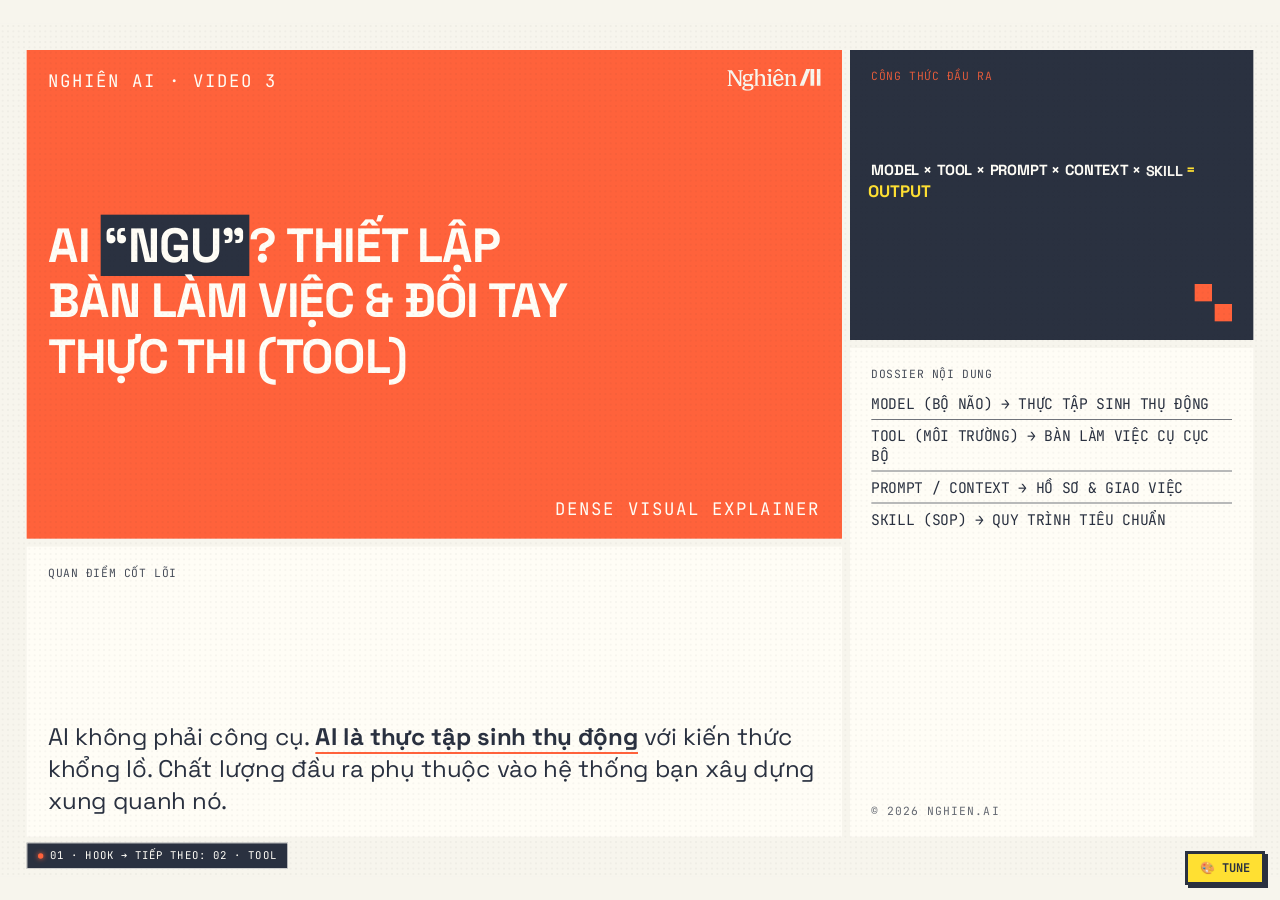
<file: v3-ai-tools/index.html>
<!DOCTYPE html>
<html lang="vi">
<head>
  <meta charset="utf-8">
  <meta name="viewport" content="width=device-width, initial-scale=1">
  <title>Presentation</title>
  <link rel="stylesheet" href="./styles.css">
  <script src="./vendor/d3.v7.min.js"></script>
  <script src="./vendor/echarts.min.js"></script>
  <script src="./vendor/gsap.min.js"></script>
  <script src="./motion.js"></script>
  <script src="./shortcut-controller.js"></script>
  <script src="./background-fx.js"></script>
  <style id="dynamic-design-tokens">
    :root {
      --color-paper: #FFFDF6;
      --color-ink: #2A3140;
      --color-accent: #FF623B;
      --color-yellow: #FFE032;
      --color-muted: #5A6272;
      --color-bg: #F7F5ED;
      --font-display: 'Space Grotesk', Helvetica Neue, Helvetica, Arial, sans-serif;
      --font-mono: 'JetBrains Mono', ui-monospace, monospace;
      --border-width: 3px;
      --shadow-offset: 8px;
      --border-radius: 0px;
    }
    .slide-container {
      display: none;
      position: absolute;
      border-radius: var(--border-radius);
    }
    .slide-container.is-active {
      display: block;
    }
    
    .slide-container::before {
      content: "";
      position: absolute;
      top: 0; left: 0; width: 100%; height: 100%;
      pointer-events: none;
      opacity: 0.04;
      background-image: radial-gradient(var(--color-ink) 25%, transparent 26%);
      background-size: 8px 8px;
      z-index: 98;
    }

  </style>
</head>
<body data-background-fx="particles">

  <!-- slide-01-cover.html -->
  <div class="slide-container is-active" id="slide-01">

    <div class="frame">
      
      <!-- Main Title Card (Lemon) -->
      <div class="card lemon" style="grid-column: 1 / span 8; grid-row: 1 / span 5;">
        <img src="../assets/logo/NghienAI_logo_whitetext.svg" alt="Nghiên AI" style="position: absolute; top: 28px; right: 32px; width: 140px; height: auto;">
        <div class="text-label">NGHIÊN AI · VIDEO 3</div>
        <h1 class="text-display" style="margin-top: 40px; font-size: 72px; line-height: 1.15;">
          AI <mark>“ngu”</mark>? Thiết lập<br>Bàn làm việc & Đôi tay<br>thực thi (TOOL)
        </h1>
        <div class="text-label" style="text-align: right; margin-top: 20px;">DENSE VISUAL EXPLAINER</div>
      </div>
      
      <!-- Formula Card (Ink) -->
      <div class="card ink" style="grid-column: 9 / span 4; grid-row: 1 / span 3;">
        <div class="text-label-sm" style="color: var(--color-lemon);">công thức đầu ra</div>
        <div class="text-card-h3" style="font-size: 22px; line-height: 1.3; margin-top: 15px; display: flex; flex-wrap: wrap; gap: 6px;">
          <span class="formula-word">MODEL</span>
          <span class="formula-word">×</span>
          <span class="formula-word">TOOL</span>
          <span class="formula-word">×</span>
          <span class="formula-word">PROMPT</span>
          <span class="formula-word">×</span>
          <span class="formula-word">CONTEXT</span>
          <span class="formula-word">×</span>
          <span class="formula-word">SKILL</span>
          <span class="formula-word" style="color: var(--color-yellow); font-weight: bold;">=</span>
          <span class="formula-word" style="color: var(--color-yellow); font-weight: bold;">OUTPUT</span>
        </div>
        <div class="blockmark" style="color: var(--color-lemon); margin-top: 20px; align-self: flex-end;">
          <span></span><span></span><span></span><span></span>
        </div>
      </div>
      
      <!-- Description Card (Paper) -->
      <div class="card" style="grid-column: 1 / span 8; grid-row: 6 / span 3;">
        <div class="text-label-sm">quan điểm cốt lõi</div>
        <p class="text-body" style="margin-top: 15px;">
          AI không phải công cụ. <em>AI là thực tập sinh thụ động</em> với kiến thức khổng lồ. Chất lượng đầu ra phụ thuộc vào hệ thống bạn xây dựng xung quanh nó.
        </p>
      </div>
      
      <!-- Series Metadata Card (Paper) -->
      <div class="card" style="grid-column: 9 / span 4; grid-row: 4 / span 5;">
        <div class="text-label-sm">dossier nội dung</div>
        <div class="flex-col gap-sm" style="margin-top: 20px;">
          <div style="border-bottom: 1.5px solid var(--color-ink); padding-bottom: 8px; font-family: var(--font-mono); font-size: 22px;">
            MODEL (BỘ NÃO) → THỰC TẬP SINH THỤ ĐỘNG
          </div>
          <div style="border-bottom: 1.5px solid var(--color-ink); padding-bottom: 8px; font-family: var(--font-mono); font-size: 22px;">
            TOOL (MÔI TRƯỜNG) → BÀN LÀM VIỆC CỤ CỤC BỘ
          </div>
          <div style="border-bottom: 1.5px solid var(--color-ink); padding-bottom: 8px; font-family: var(--font-mono); font-size: 22px;">
            PROMPT / CONTEXT → HỒ SƠ & GIAO VIỆC
          </div>
          <div style="padding-bottom: 8px; font-family: var(--font-mono); font-size: 22px;">
            SKILL (SOP) → QUY TRÌNH TIÊU CHUẨN
          </div>
        </div>
        <div class="text-label-xs" style="margin-top: auto;">© 2026 NGHIEN.AI</div>
      </div>

    </div>
    <div class="pagenum"><span class="glow-dot"></span><span>01 · HOOK</span></div>
    
    <script>
      (function() {
        const slide = document.currentScript.closest('.slide-container');
        slide.initSlideCharts = function() {
          const words = slide.querySelectorAll('.formula-word');
          if (words.length > 0) {
            gsap.killTweensOf(words);
            gsap.set(words, { opacity: 0, scale: 0.4, y: 15 });
            gsap.to(words, {
              opacity: 1,
              scale: 1,
              y: 0,
              duration: 0.6,
              stagger: 0.08,
              ease: "elastic.out(1.1, 0.6)",
              delay: 0.3
            });
          }
        };
        slide.disposeSlideCharts = function() {
          const words = slide.querySelectorAll('.formula-word');
          gsap.killTweensOf(words);
        };
      })();
    </script>
    </div>

  <!-- slide-15-section-tool.html -->
  <div class="slide-container" id="slide-02">

    <div class="frame">
      <div class="card ink scanline-grid" style="grid-column: 1 / span 12; grid-row: 1 / span 8; display: flex; flex-direction: column; justify-content: center; align-items: center; text-align: center; padding: 80px;">
        <img src="../assets/logo/NghienAI_logo_whitetext.svg" alt="Nghiên AI" style="position: absolute; top: 60px; right: 80px; width: 180px; height: auto; z-index: 10;">
        
        <div class="text-label" style="color: var(--color-yellow); margin-bottom: 30px; letter-spacing: 0.15em; z-index: 10;">YẾU TỐ SỐ 02 / HỆ THỐNG ĐẦU RA</div>
        
        <h2 class="text-title" style="font-size: 81px; line-height: 1.15; color: var(--color-paper); text-transform: uppercase; max-width: 1400px; z-index: 10;">
          TOOL<br>
          <span class="typewriter" data-text="(MÔI TRƯỜNG & CÔNG CỤ LÀM VIỆC)" style="font-size: 41px; color: var(--color-yellow); font-family: var(--font-mono); font-weight: 500; min-height: 50px; display: inline-block;"></span>
        </h2>
        
        <div class="blockmark" style="color: var(--color-lemon); margin-top: 50px; z-index: 10;">
          <span></span><span></span><span></span><span></span>
        </div>
      </div>
    </div>
    <div class="pagenum"><span class="glow-dot"></span><span>15b · TOOL</span></div>
    
    <script>
      (function() {
        const slide = document.currentScript.closest('.slide-container');
        const el = slide.querySelector('.typewriter');
        const text = el.getAttribute('data-text');
        let timer = null;

        slide.initSlideCharts = function() {
          if (timer) clearInterval(timer);
          el.textContent = "";
          let idx = 0;
          timer = setInterval(() => {
            if (idx < text.length) {
              el.textContent += text.charAt(idx);
              idx++;
            } else {
              clearInterval(timer);
              timer = null;
            }
          }, 60);
        };

        slide.disposeSlideCharts = function() {
          if (timer) {
            clearInterval(timer);
            timer = null;
          }
          el.textContent = "";
        };
      })();
    </script>
    </div>

  <!-- slide-17-chat-app-flaws.html -->
  <div class="slide-container" id="slide-03">

    <div class="frame">
      <!-- Card 1: Hộp cát (Ink) -->
      <div class="card ink" style="grid-column: 1 / span 3; grid-row: 1 / span 8;">
        <div>
          <img src="../assets/logo/NghienAI_logo_whitetext.svg" alt="Nghiên AI" style="position: absolute; top: 28px; right: 32px; width: 100px; height: auto;">
          <div class="text-label-sm" style="color: var(--color-muted);">01 · HẠN CHẾ</div>
          <h2 class="text-subtitle" style="margin-top: 25px; font-size: 27px; line-height: 1.1; color: var(--color-paper);"><span class="glitch" data-text="HỘP CÁT">HỘP CÁT</span> CÔ LẬP</h2>
        </div>
        
        <div style="margin: auto 0;">
          <p class="text-body-sm" style="font-size: 23px; line-height: 1.45; color: var(--color-bg); margin-bottom: 20px;">
            AI bị khóa trong trình duyệt, <mark>không thể chạm vào máy</mark> của bạn.
          </p>
          <ul style="font-family: var(--font-mono); font-size: 19px; line-height: 1.5; list-style-type: none; padding-left: 0;">
            <li style="margin-bottom: 12px; border-left: 3px solid var(--color-coral); padding-left: 12px;">
              🚫 <strong>Sandbox:</strong> Không biết cấu trúc thư mục local.
            </li>
            <li style="margin-bottom: 12px; border-left: 3px solid var(--color-coral); padding-left: 12px;">
              ✍️ <strong>Thủ công:</strong> Phải copy-paste từng dòng code hay file văn bản.
            </li>
          </ul>
        </div>
        
        <div class="text-label-xs" style="color: var(--color-muted);">TRÍ TUỆ LIỆT CHI VÌ THIẾU CÔNG CỤ THỰC THI</div>
      </div>
      
      <!-- Card 2: Mất trí nhớ (Pearl) -->
      <div class="card" style="grid-column: 4 / span 3; grid-row: 1 / span 8;">
        <div>
          <img src="../assets/logo/NghienAI_logo_orangetext.svg" alt="Nghiên AI" style="position: absolute; top: 28px; right: 32px; width: 100px; height: auto;">
          <div class="text-label-sm">02 · BẤT TIỆN</div>
          <h2 class="text-subtitle" style="margin-top: 25px; font-size: 27px; line-height: 1.1;">MẤT TRÍ<br>NHỚ SỐ</h2>
        </div>
        
        <div style="margin: auto 0;">
          <p class="text-body-sm" style="font-size: 23px; line-height: 1.45; margin-bottom: 20px;">
            Bối cảnh công việc <mark>bị xóa sạch</mark> sau mỗi thread chat mới.
          </p>
          <ul style="font-family: var(--font-mono); font-size: 19px; line-height: 1.5; list-style-type: none; padding-left: 0;">
            <li style="margin-bottom: 12px; border-left: 3px solid var(--color-ink); padding-left: 12px;">
              🧠 <strong>Quên bối cảnh:</strong> Phải Onboarding lại quy trình từ đầu cho AI.
            </li>
            <li style="margin-bottom: 12px; border-left: 3px solid var(--color-ink); padding-left: 12px;">
              📉 <strong>Lãng phí:</strong> Không kế thừa được tri thức từ những phiên làm việc cũ.
            </li>
          </ul>
        </div>
        
        <div class="text-label-xs">MỖI PHIÊN CHAT MỚI LÀ MỘT LẦN DẠY LẠI TỪ BẢNG CHỮ CÁI</div>
      </div>
      
      <!-- Card 3: Khóa nhà cung cấp (Yellow) -->
      <div class="card" style="grid-column: 7 / span 3; grid-row: 1 / span 8; background-color: var(--color-yellow); color: var(--color-ink);">
        <div>
          <img src="../assets/logo/NghienAI_logo_orangetext.svg" alt="Nghiên AI" style="position: absolute; top: 28px; right: 32px; width: 100px; height: auto;">
          <div class="text-label-sm" style="color: var(--color-muted);">03 · RỦI RO</div>
          <h2 class="text-subtitle" style="margin-top: 25px; font-size: 27px; line-height: 1.1;">VENDOR<br>LOCK-IN</h2>
        </div>
        
        <div style="margin: auto 0;">
          <p class="text-body-sm" style="font-size: 23px; line-height: 1.45; margin-bottom: 20px;">
            Dữ liệu và SOPs bị <mark>giam cầm</mark> trên hệ sinh thái của các hãng.
          </p>
          <ul style="font-family: var(--font-mono); font-size: 19px; line-height: 1.5; list-style-type: none; padding-left: 0;">
            <li style="margin-bottom: 12px; border-left: 3px solid var(--color-ink); padding-left: 12px;">
              🔒 <strong>Bị khóa:</strong> Custom GPTs/Projects bị phụ thuộc vào hãng.
            </li>
            <li style="margin-bottom: 12px; border-left: 3px solid var(--color-ink); padding-left: 12px;">
              ⚙️ <strong>Khó hoán đổi:</strong> Rất mất công nếu muốn đổi sang dòng AI khác.
            </li>
          </ul>
        </div>
        
        <div class="text-label-xs">HÃY TỰ CHỦ DATA VỚI TRIẾT LÝ FILE-OVER-APP</div>
      </div>
      
      <!-- Card 4: Làm thuê (Coral) -->
      <div class="card lemon" style="grid-column: 10 / span 3; grid-row: 1 / span 8;">
        <div>
          <img src="../assets/logo/NghienAI_logo_whitetext.svg" alt="Nghiên AI" style="position: absolute; top: 28px; right: 32px; width: 100px; height: auto;">
          <div class="text-label-sm" style="color: var(--color-yellow);">04 · LỆ THUỘC</div>
          <h2 class="text-subtitle" style="margin-top: 25px; font-size: 27px; line-height: 1.1; color: var(--color-paper);">CLOUD &amp;<br>LIMITS</h2>
        </div>
        
        <div style="margin: auto 0;">
          <p class="text-body-sm" style="font-size: 23px; line-height: 1.45; color: var(--color-paper); margin-bottom: 20px;">
            Lệ thuộc máy chủ và <mark>giới hạn credit</mark> ngặt nghèo của cloud.
          </p>
          <ul style="font-family: var(--font-mono); font-size: 19px; line-height: 1.5; list-style-type: none; padding-left: 0;">
            <li style="margin-bottom: 12px; border-left: 3px solid var(--color-yellow); padding-left: 12px; color: var(--color-paper);">
              💳 <strong>Chặn đứng:</strong> Hết credit hoặc rate-limit là dừng việc lập tức.
            </li>
            <li style="margin-bottom: 12px; border-left: 3px solid var(--color-yellow); padding-left: 12px; color: var(--color-paper);">
              🌐 <strong>Mất kết nối:</strong> Server sập hoặc đứt mạng là bạn trắng tay.
            </li>
          </ul>
        </div>
        
        <div class="text-label-xs" style="color: var(--color-yellow);">GIẢI QUYẾT BẰNG MÔ HÌNH CHẠY LOCAL-FIRST</div>
      </div>
    </div>
    
    <div class="pagenum"><span class="glow-dot"></span><span>17 · CHAT APP FLAWS</span></div>

    <style>
      /* Glitch Effect on Card 1 Title */
      .glitch {
        position: relative;
        display: inline-block;
      }
      .glitch::before,
      .glitch::after {
        content: attr(data-text);
        position: absolute;
        top: 0;
        left: 0;
        width: 100%;
        height: 100%;
        background: var(--color-ink);
        overflow: hidden;
      }
      .glitch::before {
        left: 2.5px;
        text-shadow: -2px 0 var(--color-coral);
        clip: rect(10px, 350px, 36px, 0);
        animation: glitch-anim-1 3.5s infinite linear alternate-reverse;
      }
      .glitch::after {
        left: -2.5px;
        text-shadow: -2px 0 var(--color-yellow);
        clip: rect(35px, 350px, 70px, 0);
        animation: glitch-anim-2 3.5s infinite linear alternate-reverse;
      }

      @keyframes glitch-anim-1 {
        0%, 90% { clip: rect(0, 0, 0, 0); opacity: 0; }
        91% { clip: rect(10px, 9999px, 36px, 0); opacity: 1; }
        93% { clip: rect(32px, 9999px, 5px, 0); }
        95% { clip: rect(20px, 9999px, 56px, 0); }
        97% { clip: rect(5px, 9999px, 25px, 0); }
        100% { clip: rect(0, 0, 0, 0); opacity: 0; }
      }
      @keyframes glitch-anim-2 {
        0%, 90% { clip: rect(0, 0, 0, 0); opacity: 0; }
        91% { clip: rect(32px, 9999px, 70px, 0); opacity: 1; }
        93% { clip: rect(5px, 9999px, 45px, 0); }
        95% { clip: rect(15px, 9999px, 20px, 0); }
        97% { clip: rect(40px, 9999px, 65px, 0); }
        100% { clip: rect(0, 0, 0, 0); opacity: 0; }
      }
    </style>
    
    <script>
      (function() {
        const slide = document.currentScript.closest('.slide-container');
        let interval = null;
        slide.initSlideCharts = function() {
          const glitchEl = slide.querySelector('.glitch');
          if (glitchEl) {
            const originalText = "HỘP CÁT";
            const chars = "☠☢☣⚙⚡⚲⚠✕🧠💾";
            let iterations = 0;
            if (interval) clearInterval(interval);
            interval = setInterval(() => {
              glitchEl.innerText = originalText.split("").map((char, index) => {
                if (index < iterations) return originalText[index];
                return chars[Math.floor(Math.random() * chars.length)];
              }).join("");
              iterations += 1/3;
              if (iterations >= originalText.length) {
                clearInterval(interval);
                glitchEl.innerText = originalText;
              }
            }, 35);
          }
        };
        slide.disposeSlideCharts = function() {
          if (interval) clearInterval(interval);
        };
      })();
    </script>
    </div>

  <!-- slide-18-local-environment.html -->
  <div class="slide-container" id="slide-04">

    <div class="frame">
      
      <!-- Left Card: iCloud Sync (Ink) -->
      <div class="card ink" style="grid-column: 1 / span 7; grid-row: 1 / span 8;">
        <div>
          <img src="../assets/logo/NghienAI_logo_whitetext.svg" alt="Nghiên AI" style="position: absolute; top: 28px; right: 32px; width: 140px; height: auto;">
          <div class="text-label-sm" style="color: var(--color-muted);">Môi trường tự chủ</div>
          <h2 class="text-subtitle" style="margin-top: 25px; font-size: 35px; line-height: 1.1; color: var(--color-paper);">iCloud Drive Workspace</h2>
        </div>
        
        <div style="margin: auto 0;">
          <p class="text-body-sm" style="font-size: 27px; line-height: 1.45; color: var(--color-bg); margin-bottom: 25px;">
            Biến thư mục local đồng bộ đám mây thành <mark>văn phòng thông minh</mark> vĩnh viễn.
          </p>
          <ul style="font-family: var(--font-mono); font-size: 27px; line-height: 1.6; list-style-type: none; padding-left: 0;">
            <li style="margin-bottom: 16px; border-left: 4px solid var(--color-coral); padding-left: 15px;">
              🔒 <strong>Tự chủ tuyệt đối:</strong> Vault và SOPs nằm trực tiếp trên máy bạn, không lo rò rỉ hay mất mát.
            </li>
            <li style="margin-bottom: 16px; border-left: 4px solid var(--color-yellow); padding-left: 15px;">
              ☁️ <strong>Đồng bộ đám mây:</strong> iCloud Drive tự động đồng bộ, quản lý Agent từ mọi nơi.
            </li>
            <li style="margin-bottom: 16px; border-left: 4px solid var(--color-paper); padding-left: 15px;">
              📝 <strong>Dạng file thuần túy:</strong> Quản lý bằng Markdown trực quan, không phụ thuộc định dạng đóng.
            </li>
          </ul>
        </div>
        
        <!-- Brutalist Sync Graphic -->
        <div class="sync-graphic-container" style="position: absolute; right: 32px; bottom: 80px; width: 160px; height: 160px; border: 3px solid var(--color-paper); background: rgba(0,0,0,0.15); overflow: hidden;">
          <div class="sync-line" style="position: absolute; left: 50%; top: 15px; bottom: 15px; width: 2px; border-left: 2.5px dashed var(--color-coral); transform: translateX(-50%); opacity: 0.5;"></div>
          <div style="position: absolute; bottom: 8px; left: 50%; transform: translateX(-50%); background: var(--color-yellow); border: 2px solid var(--color-ink); padding: 2px 6px; font-family: var(--font-mono); font-size: 14px; font-weight: bold; color: var(--color-ink); z-index: 2; white-space: nowrap;">📁 LOCAL</div>
          <div style="position: absolute; top: 8px; left: 50%; transform: translateX(-50%); background: var(--color-coral); border: 2px solid var(--color-paper); padding: 2px 6px; font-family: var(--font-mono); font-size: 14px; font-weight: bold; color: var(--color-paper); z-index: 2; white-space: nowrap;">☁️ SYNC</div>
          <div class="sync-file file-1" style="position: absolute; left: calc(50% - 9px); bottom: 38px; width: 22px; height: 26px; background: var(--color-paper); border: 2px solid var(--color-ink); font-size: 14px; line-height: 22px; text-align: center; line-height: 18px; font-weight: bold; z-index: 1;">📄</div>
          <div class="sync-file file-2" style="position: absolute; left: calc(50% - 9px); bottom: 38px; width: 22px; height: 26px; background: var(--color-paper); border: 2px solid var(--color-ink); font-size: 14px; line-height: 22px; text-align: center; line-height: 18px; font-weight: bold; z-index: 1;">📄</div>
        </div>

        <div class="text-label-xs" style="color: var(--color-muted);">DỮ LIỆU THUỘC QUYỀN SỞ HỮU CỦA BẠN VĨNH VIỄN</div>
      </div>
      
      <!-- Right Card: Multi-agent (Pearl) -->
      <div class="card" style="grid-column: 8 / span 5; grid-row: 1 / span 8;">
        <div>
          <img src="../assets/logo/NghienAI_logo_orangetext.svg" alt="Nghiên AI" style="position: absolute; top: 28px; right: 32px; width: 140px; height: auto;">
          <div class="text-label-sm">Giải pháp linh hoạt</div>
          <h2 class="text-subtitle" style="margin-top: 25px; font-size: 35px; line-height: 1.1;">Di Động &amp;<br><span style="color: var(--color-coral);">Linh Hoạt</span></h2>
        </div>
        
        <div style="margin: auto 0;">
          <p class="text-body-sm" style="font-size: 22px; line-height: 1.4; margin-bottom: 20px;">
            Nhiều model nhảy vào làm việc chung trên <mark>cùng thư mục</mark>.
          </p>
          <ul style="font-family: var(--font-mono); font-size: 22px; line-height: 1.6; list-style-type: none; padding-left: 0;">
            <li style="margin-bottom: 14px; border-left: 3px solid var(--color-ink); padding-left: 12px;">
              🤝 <strong>Phối hợp chéo:</strong> Claude code, GPT viết tài liệu, DeepSeek tối ưu cùng lúc trên một folder.
            </li>
            <li style="margin-bottom: 14px; border-left: 3px solid var(--color-coral); padding-left: 12px;">
              🔄 <strong>Dễ thay thế:</strong> Hoán đổi não AI linh hoạt mà không làm gián đoạn dòng dữ liệu.
            </li>
            <li style="margin-bottom: 14px; border-left: 3px solid var(--color-muted); padding-left: 12px;">
              ⚡ <strong>Tốc độ vượt trội:</strong> Đọc/ghi trực tiếp trên ổ đĩa, không tốn thời gian upload.
            </li>
          </ul>
        </div>
        
        <div class="text-label-xs">MÔ HÌNH HỢP TÁC KHÔNG PHỤ THUỘC VÀO MỘT MODEL CHỦ</div>
      </div>
      
    </div>
    <div class="pagenum"><span class="glow-dot"></span><span>18 · LOCAL WORKSPACE</span></div>

    <script>
      (function() {
        const slide = document.currentScript.closest('.slide-container');
        let tl1 = null;
        let tl2 = null;

        slide.initSlideCharts = function() {
          const file1 = slide.querySelector('.file-1');
          const file2 = slide.querySelector('.file-2');
          
          if (file1 && file2) {
            if (tl1) tl1.kill();
            if (tl2) tl2.kill();
            gsap.killTweensOf([file1, file2]);
            
            gsap.set(file1, { y: 0, opacity: 0, rotation: 0 });
            gsap.set(file2, { y: 0, opacity: 0, rotation: 0 });
            
            tl1 = gsap.timeline({ repeat: -1 });
            tl1.fromTo(file1, 
              { y: 0, opacity: 0, rotation: 0 }, 
              { y: -80, opacity: 1, rotation: 15, duration: 2.0, ease: "power1.inOut" }
            ).to(file1, { opacity: 0, duration: 0.3 }, "-=0.3");
            
            tl2 = gsap.timeline({ repeat: -1, delay: 1.0 });
            tl2.fromTo(file2, 
              { y: 0, opacity: 0, rotation: 0 }, 
              { y: -80, opacity: 1, rotation: -15, duration: 2.0, ease: "power1.inOut" }
            ).to(file2, { opacity: 0, duration: 0.3 }, "-=0.3");
          }
        };

        slide.disposeSlideCharts = function() {
          if (tl1) tl1.kill();
          if (tl2) tl2.kill();
          const file1 = slide.querySelector('.file-1');
          const file2 = slide.querySelector('.file-2');
          if (file1 && file2) {
            gsap.killTweensOf([file1, file2]);
          }
        };
      })();
    </script>
    </div>

  <!-- slide-19-file-over-app.html -->
  <div class="slide-container" id="slide-05">

    <div class="frame">
      
      <!-- Large Display Card (Lemon / Coral) -->
      <div class="card lemon" style="grid-column: 1 / span 12; grid-row: 1 / span 8; padding: 60px 80px; justify-content: space-between;">
        
        <!-- Header -->
        <div style="display: flex; justify-content: space-between; align-items: center; width: 100%;">
          <div class="text-label" style="color: var(--color-paper); font-size: 29px; font-weight: 700; letter-spacing: 0.1em;">
            💡 triết lý tài sản thông tin
          </div>
          <img src="../assets/logo/NghienAI_logo_whitetext.svg" alt="Nghiên AI" style="width: 180px; height: auto;">
        </div>

        <!-- Big Display Text -->
        <div style="margin: auto 0; max-width: 1600px;">
          <h1 style="font-family: var(--font-display); font-size: 61px; line-height: 1.25; font-weight: 700; color: var(--color-paper); text-transform: uppercase;">
            Triết lý <mark>File-Over-App</mark>:<br>
            Dữ liệu của bạn là duy nhất, di động và vĩnh viễn.<br>
            Model AI chỉ là <em>thực tập sinh</em> đến rồi đi.
          </h1>
        </div>

        <!-- Models Dissolve Visual -->
        <div class="models-dissolve-container" style="display: flex; gap: 30px; margin: 30px 0; justify-content: flex-start; align-items: center; width: 100%;">
          <div class="file-icon" style="background: var(--color-yellow); border: 4px solid var(--color-ink); color: var(--color-ink); padding: 18px 36px; font-family: var(--font-mono); font-size: 29px; font-weight: bold; box-shadow: 6px 6px 0 var(--color-ink);">📂 LOCAL VAULT (.MD)</div>
          <div class="sync-arrow" style="font-size: 37px; color: var(--color-paper); font-weight: bold; margin: 0 10px;">⬅</div>
          <div style="display: flex; gap: 15px;">
            <div class="model-badge badge-claude" style="background: var(--color-ink); border: 3px solid var(--color-paper); color: var(--color-paper); padding: 12px 24px; font-family: var(--font-mono); font-size: 22px; font-weight: bold; border-radius: 0;">❌ CLAUDE APP</div>
            <div class="model-badge badge-gpt" style="background: var(--color-ink); border: 3px solid var(--color-paper); color: var(--color-paper); padding: 12px 24px; font-family: var(--font-mono); font-size: 22px; font-weight: bold; border-radius: 0;">❌ CHATGPT APP</div>
            <div class="model-badge badge-ds" style="background: var(--color-ink); border: 3px solid var(--color-paper); color: var(--color-paper); padding: 12px 24px; font-family: var(--font-mono); font-size: 22px; font-weight: bold; border-radius: 0;">❌ DEEPSEEK APP</div>
          </div>
        </div>

        <!-- Footer Info -->
        <div style="display: flex; justify-content: space-between; border-top: 2px solid rgba(255, 255, 255, 0.3); padding-top: 20px; width: 100%;">
          <div style="font-family: var(--font-mono); font-size: 27px; color: var(--color-yellow); text-transform: uppercase;">
            [ TỔNG THỂ TÀI SẢN SỐ ] &gt;&gt; ĐỘC LẬP VỚI CÔNG NGHỆ NHÀ CUNG CẤP
          </div>
          <div style="font-family: var(--font-mono); font-size: 27px; color: var(--color-paper); opacity: 0.8;">
            NGHIÊN AI © 2026
          </div>
        </div>

      </div>
      
    </div>
    <div class="pagenum lemon"><span class="glow-dot"></span><span>19 · FILE-OVER-APP</span></div>

    <script>
      (function() {
        const slide = document.currentScript.closest('.slide-container');
        let tl = null;

        slide.initSlideCharts = function() {
          const fileEl = slide.querySelector('.file-icon');
          const arrowEl = slide.querySelector('.sync-arrow');
          const badges = slide.querySelectorAll('.model-badge');

          if (fileEl && badges.length > 0) {
            if (tl) tl.kill();
            gsap.killTweensOf([fileEl, arrowEl, badges]);

            // Initial state
            gsap.set(fileEl, { opacity: 0, scale: 0.7, x: -30 });
            gsap.set(arrowEl, { opacity: 0 });
            gsap.set(badges, { opacity: 1, y: 0 });

            tl = gsap.timeline({ repeat: -1, repeatDelay: 1.5 });
            tl.to(fileEl, { opacity: 1, scale: 1, x: 0, duration: 0.6, ease: "back.out(1.7)" })
              .to(arrowEl, { opacity: 1, duration: 0.3 })
              .to(badges, {
                opacity: 0,
                y: 30,
                stagger: 0.2,
                duration: 0.8,
                ease: "power2.in",
                delay: 1.0
              });
          }
        };

        slide.disposeSlideCharts = function() {
          if (tl) tl.kill();
          const fileEl = slide.querySelector('.file-icon');
          const badges = slide.querySelectorAll('.model-badge');
          if (fileEl && badges.length > 0) {
            gsap.killTweensOf([fileEl, badges]);
          }
        };
      })();
    </script>
    </div>

  <!-- slide-22-five-tier-stack.html -->
  <div class="slide-container" id="slide-06">

    <div class="frame">
      
      <!-- Left Panel: Title & Description -->
      <div class="card ink" style="grid-column: 1 / span 4; grid-row: 1 / span 8; justify-content: space-between;">
        <div>
          <img src="../assets/logo/NghienAI_logo_whitetext.svg" alt="Nghiên AI" style="position: absolute; top: 28px; right: 32px; width: 120px; height: auto;">
          <div class="text-label-sm" style="color: var(--color-muted);">Phân tầng hệ sinh thái</div>
          <h2 class="text-subtitle" style="margin-top: 25px; font-size: 33px; line-height: 1.1; color: var(--color-paper);">Tháp công nghệ<br><span style="color: var(--color-yellow);">AI 5 TẦNG</span></h2>
        </div>
        
        <div style="margin: 20px 0;">
          <p class="text-body-sm" style="font-size: 21px; line-height: 1.4; color: var(--color-bg);">
            Hiểu rõ vai trò của từng công cụ để lắp ghép một Workspace đồng bộ, hiệu quả và tối ưu chi phí.
          </p>
          <div style="margin-top: 15px; border-left: 3px dashed var(--color-yellow); padding-left: 15px; font-family: var(--font-mono); font-size: 15px; color: var(--color-yellow);">
            Ví dụ: Claude nằm ở Tầng 5 (Desktop) & Tầng 3 (Code CLI). Codex ở Tầng 4. Antigravity ở Tầng 2.
          </div>
        </div>
        
        <div class="text-label-xs" style="color: var(--color-muted);">NGHIÊN AI © 2026</div>
      </div>
      
      <!-- Right Panel: 5-Tier Stack -->
      <!-- Tầng 5: End-User Apps & Chat Clients -->
      <div class="card tier-card" style="grid-column: 5 / span 8; grid-row: 1 / span 1; padding: 10px 20px; border-left: 5px solid var(--color-ink); align-items: center; flex-direction: row; justify-content: space-between;">
        <div style="display: flex; align-items: center; gap: 15px;">
          <div style="background-color: var(--color-ink); color: var(--color-paper); font-family: var(--font-mono); font-weight: bold; font-size: 14px; width: 24px; height: 24px; display: flex; align-items: center; justify-content: center;">5</div>
          <div>
            <h3 style="font-family: var(--font-display); font-size: 21px; font-weight: 700; text-transform: uppercase;">Tầng 5: Giao diện người dùng (Chat &amp; Apps)</h3>
            <p style="font-family: var(--font-mono); font-size: 14px; color: var(--color-muted);">Claude Desktop, ChatGPT App, OpenClaw (Telegram), Hermes (Discord)</p>
          </div>
        </div>
        <div class="pill-no" style="font-size: 12px; padding: 2px 8px;">INTERFACES</div>
      </div>
      
      <!-- Tầng 4: IDEs & Workspaces -->
      <div class="card tier-card" style="grid-column: 5 / span 8; grid-row: 2 / span 2; padding: 14px 20px; border-left: 5px solid var(--color-coral); justify-content: center;">
        <div style="display: flex; justify-content: space-between; align-items: center; width: 100%;">
          <div style="display: flex; align-items: center; gap: 15px;">
            <div style="background-color: var(--color-coral); color: var(--color-paper); font-family: var(--font-mono); font-weight: bold; font-size: 14px; width: 24px; height: 24px; display: flex; align-items: center; justify-content: center;">4</div>
            <div>
              <h3 style="font-family: var(--font-display); font-size: 21px; font-weight: 700; text-transform: uppercase;">Tầng 4: Không gian làm việc (IDEs &amp; Workspaces)</h3>
              <p style="font-family: var(--font-mono); font-size: 14px; color: var(--color-muted); margin-top: 2px;">Cursor IDE, VS Code (Cline/Roo-Code), Codex Workspace</p>
            </div>
          </div>
          <div class="pill-part" style="font-size: 12px; padding: 2px 8px; border-color: var(--color-coral); color: var(--color-coral);">BÀN LÀM VIỆC</div>
        </div>
      </div>
      
      <!-- Tầng 3: Local Execution & CLI -->
      <div class="card tier-card" style="grid-column: 5 / span 8; grid-row: 4 / span 2; padding: 14px 20px; border-left: 5px solid var(--color-yellow); justify-content: center;">
        <div style="display: flex; justify-content: space-between; align-items: center; width: 100%;">
          <div style="display: flex; align-items: center; gap: 15px;">
            <div style="background-color: var(--color-yellow); color: var(--color-ink); font-family: var(--font-mono); font-weight: bold; font-size: 14px; width: 24px; height: 24px; display: flex; align-items: center; justify-content: center;">3</div>
            <div>
              <h3 style="font-family: var(--font-display); font-size: 21px; font-weight: 700; text-transform: uppercase;">Tầng 3: Thực thi Cục bộ &amp; Dòng lệnh (CLI)</h3>
              <p style="font-family: var(--font-mono); font-size: 14px; color: var(--color-muted); margin-top: 2px;">Claude Code CLI, Antigravity CLI, Terminal/Shell</p>
            </div>
          </div>
          <div class="pill-yes" style="font-size: 12px; padding: 2px 8px;">CƠ BẮP</div>
        </div>
      </div>
      
      <!-- Tầng 2: Orchestration & Agent SDKs -->
      <div class="card tier-card ink" style="grid-column: 5 / span 8; grid-row: 6 / span 2; padding: 14px 20px; border-left: 5px solid var(--color-yellow); background-color: var(--color-ink); color: var(--color-paper); justify-content: center;">
        <div style="display: flex; justify-content: space-between; align-items: center; width: 100%;">
          <div style="display: flex; align-items: center; gap: 15px;">
            <div style="background-color: var(--color-yellow); color: var(--color-ink); font-family: var(--font-mono); font-weight: bold; font-size: 14px; width: 24px; height: 24px; display: flex; align-items: center; justify-content: center;">2</div>
            <div>
              <h3 style="font-family: var(--font-display); font-size: 21px; font-weight: 700; text-transform: uppercase; color: var(--color-paper);">Tầng 2: Tác nhân &amp; Điều phối (Agent SDKs)</h3>
              <p style="font-family: var(--font-mono); font-size: 14px; color: var(--color-yellow); margin-top: 2px;">Antigravity SDK, LangGraph, CrewAI, AutoGen</p>
            </div>
          </div>
          <div class="pill-yes" style="font-size: 12px; padding: 2px 8px; background-color: var(--color-yellow); color: var(--color-ink);">ĐIỀU PHỐI</div>
        </div>
      </div>
      
      <!-- Tầng 1: Model Engine -->
      <div class="card tier-card" style="grid-column: 5 / span 8; grid-row: 8 / span 1; padding: 10px 20px; border-left: 5px solid var(--color-ink); align-items: center; flex-direction: row; justify-content: space-between;">
        <div style="display: flex; align-items: center; gap: 15px;">
          <div style="background-color: var(--color-ink); color: var(--color-paper); font-family: var(--font-mono); font-weight: bold; font-size: 14px; width: 24px; height: 24px; display: flex; align-items: center; justify-content: center;">1</div>
          <div>
            <h3 style="font-family: var(--font-display); font-size: 21px; font-weight: 700; text-transform: uppercase;">Tầng 1: Lớp Mô hình (Model Engine)</h3>
            <p style="font-family: var(--font-mono); font-size: 14px; color: var(--color-muted);">Claude 3.5 Sonnet, GPT-4o, DeepSeek-R1, Gemini 1.5 Pro</p>
          </div>
        </div>
        <div class="pill-no" style="font-size: 12px; padding: 2px 8px;">BỘ NÃO</div>
      </div>
      
    </div>
    <div class="pagenum"><span class="glow-dot"></span><span>22 · 5-TIER STACK</span></div>
    
    <script>
      (function() {
        const slide = document.currentScript.closest('.slide-container');
        slide.initSlideCharts = function() {
          const cards = slide.querySelectorAll('.tier-card');
          if (cards.length > 0) {
            gsap.killTweensOf(cards);
            gsap.set(cards, { opacity: 0, x: 50 });
            gsap.to(cards, {
              opacity: 1,
              x: 0,
              duration: 0.6,
              stagger: 0.1,
              ease: "power2.out"
            });
          }
        };
        slide.disposeSlideCharts = function() {
          const cards = slide.querySelectorAll('.tier-card');
          if (cards.length > 0) {
            gsap.killTweensOf(cards);
          }
        };
      })();
    </script>
    </div>

  <!-- slide-16-tool-types.html -->
  <div class="slide-container" id="slide-07">

    <div class="frame">
      
      <!-- Left Card (Control Interface - Ink) -->
      <div class="card ink" style="grid-column: 1 / span 6; grid-row: 1 / span 8;">
        <div>
          <img src="../assets/logo/NghienAI_logo_whitetext.svg" alt="Nghiên AI" style="position: absolute; top: 28px; right: 32px; width: 140px; height: auto;">
          <div class="text-label-sm" style="color: var(--color-muted);">01 · Cổng chỉ huy</div>
          <h2 class="text-subtitle" style="margin-top: 25px; font-size: 35px; line-height: 1.1; color: var(--color-paper);">Interface Điều khiển<br><span style="color: var(--color-yellow);">Control Interfaces</span></h2>
        </div>
        
        <div style="margin: 20px 0;">
          <p class="text-body-sm" style="font-size: 27px; line-height: 1.45; color: var(--color-bg);">
            Nơi con người <mark>ra lệnh, gõ prompt và duyệt code</mark> trực tiếp cho AI.
          </p>
          <ul style="margin-top: 25px; font-family: var(--font-mono); font-size: 25px; line-height: 1.6; list-style-type: none; padding-left: 0;">
            <li style="margin-bottom: 16px; border-left: 4px solid var(--color-coral); padding-left: 15px;">
              <strong style="color: var(--color-paper); font-size: 22px;">💻 Cursor &amp; VS Code:</strong><br>
              Viết code, soạn tài liệu, chỉnh sửa file trong Workspace cục bộ.
            </li>
            <li style="margin-bottom: 16px; border-left: 4px solid var(--color-yellow); padding-left: 15px;">
              <strong style="color: var(--color-yellow); font-size: 22px;">⌨️ Claude Code (CLI):</strong><br>
              Giao diện dòng lệnh Terminal trực quan, cài thư viện và deploy nhanh.
            </li>
          </ul>
        </div>
        
        <div class="text-label-xs" style="color: var(--color-muted);">GIAO DIỆN CON NGƯỜI ĐIỀU HÀNH VÀ KIỂM SOÁT HÀNH ĐỘNG CỦA AI</div>
      </div>
      
      <!-- Right Card (Data Connectors - Pearl) -->
      <div class="card" style="grid-column: 7 / span 6; grid-row: 1 / span 8;">
        <div>
          <img src="../assets/logo/NghienAI_logo_orangetext.svg" alt="Nghiên AI" style="position: absolute; top: 28px; right: 32px; width: 140px; height: auto;">
          <div class="text-label-sm">02 · Đôi bàn tay kết nối</div>
          <h2 class="text-subtitle" style="margin-top: 25px; font-size: 35px; line-height: 1.1;">Connector Dữ liệu<br><span style="color: var(--color-coral);">Data Connectors (MCP)</span></h2>
        </div>
        
        <div style="margin: 20px 0;">
          <p class="text-body-sm" style="font-size: 27px; line-height: 1.45;">
            Cánh tay cắm qua MCP để AI <mark>truy cập dữ liệu ngoại vi</mark> thời gian thực.
          </p>
          <ul style="margin-top: 25px; font-family: var(--font-mono); font-size: 25px; line-height: 1.6; list-style-type: none; padding-left: 0;">
            <li style="margin-bottom: 16px; border-left: 4px solid var(--color-ink); padding-left: 15px;">
              <strong style="font-size: 22px;">🔌 Notion &amp; Drive MCP:</strong><br>
              Tự động đọc/ghi tài liệu SOPs, kéo thông tin tài sản tri thức.
            </li>
            <li style="margin-bottom: 16px; border-left: 4px solid var(--color-coral); padding-left: 15px;">
              <strong style="font-size: 22px;">💾 DB &amp; Slack MCP:</strong><br>
              Truy vấn SQLite/Postgres cục bộ, gửi thông báo báo cáo tiến độ.
            </li>
          </ul>
        </div>
        
        <div class="text-label-xs">RANH GIỚI CON NGƯỜI: Ý ĐỒ CHIẾN LƯỢC · TASTE/GU · AN TOÀN &amp; PHÁP LÝ</div>
      </div>
      
    </div>
    <div class="pagenum"><span class="glow-dot"></span><span>16 · TOOLS</span></div>
    
    <script>
      (function() {
        const slide = document.currentScript.closest('.slide-container');
        slide.initSlideCharts = function() {
          const leftCard = slide.querySelector('.card.ink');
          const rightCard = slide.querySelector('.card:not(.ink)');
          if (leftCard && rightCard) {
            gsap.killTweensOf([leftCard, rightCard]);
            gsap.set(leftCard, { opacity: 0, x: -100, y: 0 });
            gsap.set(rightCard, { opacity: 0, x: 100, y: 0 });
            gsap.to(leftCard, { opacity: 1, x: 0, duration: 0.7, ease: "power3.out" });
            gsap.to(rightCard, { opacity: 1, x: 0, duration: 0.7, ease: "power3.out", delay: 0.15 });
          }
        };
        slide.disposeSlideCharts = function() {
          const leftCard = slide.querySelector('.card.ink');
          const rightCard = slide.querySelector('.card:not(.ink)');
          if (leftCard && rightCard) {
            gsap.killTweensOf([leftCard, rightCard]);
          }
        };
      })();
    </script>
    </div>

  <!-- slide-20-mcp-protocol.html -->
  <div class="slide-container" id="slide-08">

    <div class="frame">
      
      <!-- One Large Card (Pearl) -->
      <div class="card" style="grid-column: 1 / span 12; grid-row: 1 / span 8; padding: 48px; display: flex; flex-direction: column; justify-content: space-between;">
        
        <!-- Header -->
        <div style="position: relative;">
          <img src="../assets/logo/NghienAI_logo_orangetext.svg" alt="Nghiên AI" style="position: absolute; top: 0; right: 0; width: 140px; height: auto;">
          <div class="text-label-sm">giao thức bối cảnh model</div>
          <h2 class="text-subtitle" style="margin-top: 15px; font-size: 37px; line-height: 1.1;">Model Context Protocol (MCP)</h2>
          <p style="font-family: var(--font-mono); font-size: 22px; color: var(--color-muted); margin-top: 8px;">
            Tiêu chuẩn mã nguồn mở kết nối bảo mật bộ não AI với các tài nguyên dữ liệu thực tế.
          </p>
        </div>

        <!-- D3 Diagram Container -->
        <div class="d3-mcp-diagram" style="margin: auto 0; position: relative; width: 100%; height: 500px; border: 2.5px solid var(--color-ink); background-color: var(--color-paper); box-shadow: 6px 6px 0 var(--color-ink); overflow: hidden;">
          <svg class="d3-mcp-svg" width="100%" height="100%" viewBox="0 0 900 500" style="display: block;"></svg>
          <div class="mcp-action-label" style="position: absolute; left: 20px; top: 15px; font-size: 16px; font-weight: 700; color: var(--color-coral); font-family: var(--font-mono); z-index: 5;">SYSTEM ACTIVE</div>
        </div>

        <!-- Footnote -->
        <div style="display: flex; justify-content: space-between; align-items: center; border-top: 1.5px solid var(--color-ink); padding-top: 15px; margin-top: 15px;">
          <div class="text-label-xs">MCP hoạt động như THẺ THÔNG HÀNH - chỉ cấp quyền đọc/ghi dữ liệu khi người dùng phê duyệt.</div>
          <div style="font-family: var(--font-mono); font-size: 16px; font-weight: 700; color: var(--color-coral);">SECURE DATA TRANSIT</div>
        </div>

      </div>
      
    </div>
    <div class="pagenum"><span class="glow-dot"></span><span>20 · MCP PROTOCOL</span></div>
    
    <style>
      .d3-mcp-svg .link {
        fill: none;
        stroke: var(--color-ink);
        stroke-width: 3.5;
        transition: stroke-width 0.3s;
      }
      .d3-mcp-svg .link.active {
        stroke-width: 6;
      }
      .d3-mcp-svg .link-flow {
        fill: none;
        stroke: var(--color-coral);
        stroke-width: 4.5;
        stroke-dasharray: 10 20;
        stroke-dashoffset: 0;
        animation: d3-mcp-flow-animation 1s linear infinite;
        opacity: 0;
        pointer-events: none;
        transition: opacity 0.3s;
      }
      .d3-mcp-svg .link-flow.active {
        opacity: 1;
      }
      @keyframes d3-mcp-flow-animation {
        to {
          stroke-dashoffset: -30;
        }
      }

      /* Node style */
      .d3-mcp-svg .node-group rect.shadow-box {
        fill: var(--color-ink);
        stroke: none;
        transform: translate(6px, 6px);
      }
      .d3-mcp-svg .node-group rect.main-box {
        fill: var(--color-paper);
        stroke: var(--color-ink);
        stroke-width: 2.5;
        transition: fill 0.3s, transform 0.2s;
        cursor: pointer;
      }
      .d3-mcp-svg .node-group.client rect.main-box {
        fill: var(--color-ink);
        stroke: var(--color-ink);
      }
      .d3-mcp-svg .node-group.server rect.main-box {
        fill: var(--color-yellow);
        stroke: var(--color-ink);
      }
      
      .d3-mcp-svg .node-group.resource.active rect.main-box {
        fill: var(--color-yellow);
        transform: translate(-2px, -2px);
      }

      /* Hover zoom effect */
      .d3-mcp-svg .node-group:hover rect.main-box {
        transform: translate(-3px, -3px);
      }
    </style>

    <script>
      (function() {
        const slide = document.currentScript.closest('.slide-container');
        const indicator = slide.querySelector('.mcp-action-label');
        const svgEl = slide.querySelector('.d3-mcp-svg');
        
        let simulation = null;
        let loopInterval = null;
        let activeIdx = 0;

        slide.initSlideCharts = function() {
          if (loopInterval) clearInterval(loopInterval);
          if (simulation) simulation.stop();

          // Fresh data copies to prevent D3 mutation issues across initializations
          const currentNodes = [
            { id: "llm", x: 150, y: 250, fx: 150, fy: 250, label: "LLM Model", type: "client", desc: "CLIENT / CURSOR" },
            { id: "mcp", x: 450, y: 250, fx: 450, fy: 250, label: "MCP Server", type: "server", desc: "BRIDGE / ROUTER" },
            { id: "notion", x: 720, y: 100, label: "Notion API", type: "resource" },
            { id: "db", x: 720, y: 200, label: "Databases", type: "resource" },
            { id: "local", x: 720, y: 300, label: "Local Files", type: "resource" },
            { id: "search", x: 720, y: 400, label: "Web Search", type: "resource" }
          ];

          const currentLinks = [
            { source: "llm", target: "mcp", id: "llm-mcp" },
            { source: "mcp", target: "notion", id: "mcp-notion" },
            { source: "mcp", target: "db", id: "mcp-db" },
            { source: "mcp", target: "local", id: "mcp-local" },
            { source: "mcp", target: "search", id: "mcp-search" }
          ];

          let svg = d3.select(svgEl);
          svg.selectAll("*").remove();

          // Draw links (underneath nodes)
          const linkPaths = svg.append("g")
            .selectAll(".link")
            .data(currentLinks)
            .join("line")
            .attr("class", "link");

          // Draw link flows (overlay)
          const linkFlows = svg.append("g")
            .selectAll(".link-flow")
            .data(currentLinks)
            .join("line")
            .attr("class", "link-flow");

          // Draw node groups
          const nodeG = svg.append("g")
            .selectAll(".node-group")
            .data(currentNodes)
            .join("g")
            .attr("class", d => `node-group ${d.type}`);

          // Render Client & Server Node Boxes (wider)
          const wideG = nodeG.filter(d => d.type === "client" || d.type === "server");
          wideG.append("rect")
            .attr("class", "shadow-box")
            .attr("x", -90)
            .attr("y", -35)
            .attr("width", 180)
            .attr("height", 70);
          wideG.append("rect")
            .attr("class", "main-box")
            .attr("x", -90)
            .attr("y", -35)
            .attr("width", 180)
            .attr("height", 70);
          wideG.append("text")
            .attr("y", -8)
            .attr("text-anchor", "middle")
            .attr("fill", d => d.type === "client" ? "var(--color-yellow)" : "var(--color-ink)")
            .attr("font-size", "14px")
            .attr("font-family", "var(--font-mono)")
            .attr("font-weight", "bold")
            .text(d => d.desc);
          wideG.append("text")
            .attr("y", 18)
            .attr("text-anchor", "middle")
            .attr("fill", d => d.type === "client" ? "var(--color-paper)" : "var(--color-ink)")
            .attr("font-size", "22px")
            .attr("font-weight", "bold")
            .attr("font-family", "var(--font-display)")
            .text(d => d.label);

          // Render Resource Spokes (smaller)
          const resourceG = nodeG.filter(d => d.type === "resource");
          resourceG.append("rect")
            .attr("class", "shadow-box")
            .attr("x", -70)
            .attr("y", -22)
            .attr("width", 140)
            .attr("height", 44);
          resourceG.append("rect")
            .attr("class", "main-box")
            .attr("x", -70)
            .attr("y", -22)
            .attr("width", 140)
            .attr("height", 44);
          resourceG.append("text")
            .attr("y", 5)
            .attr("text-anchor", "middle")
            .attr("fill", "var(--color-ink)")
            .attr("font-size", "18px")
            .attr("font-weight", "bold")
            .attr("font-family", "var(--font-mono)")
            .text(d => d.label);

          // Node Drag Behavior
          resourceG.call(d3.drag()
            .on("start", (event, d) => {
              if (!event.active) simulation.alphaTarget(0.3).restart();
              d.fx = d.x;
              d.fy = d.y;
            })
            .on("drag", (event, d) => {
              // Clamp drag boundary inside right-side region
              d.fx = Math.max(500, Math.min(850, event.x));
              d.fy = Math.max(30, Math.min(470, event.y));
            })
            .on("end", (event, d) => {
              if (!event.active) simulation.alphaTarget(0);
              d.fx = null;
              d.fy = null;
              
              // Trigger manual packet query on drop
              triggerTraffic(d.id);
            })
          );

          // Simulation Setup
          simulation = d3.forceSimulation(currentNodes)
            .force("link", d3.forceLink(currentLinks).id(d => d.id).distance(220).strength(0.06))
            .force("charge", d3.forceManyBody().strength(-150))
            .force("x", d3.forceX().x(d => {
              if (d.id === "notion") return 700;
              if (d.id === "db") return 740;
              if (d.id === "local") return 740;
              if (d.id === "search") return 700;
              return d.x;
            }).strength(0.18))
            .force("y", d3.forceY().y(d => {
              if (d.id === "notion") return 100;
              if (d.id === "db") return 200;
              if (d.id === "local") return 300;
              if (d.id === "search") return 400;
              return d.y;
            }).strength(0.18))
            .force("collide", d3.forceCollide().radius(50))
            .on("tick", () => {
              // Draw straight connections
              linkPaths
                .attr("x1", d => d.source.x)
                .attr("y1", d => d.source.y)
                .attr("x2", d => d.target.x)
                .attr("y2", d => d.target.y);

              linkFlows
                .attr("x1", d => d.source.x)
                .attr("y1", d => d.source.y)
                .attr("x2", d => d.target.x)
                .attr("y2", d => d.target.y);

              nodeG.attr("transform", d => `translate(${d.x}, ${d.y})`);
            });

          const resourceIds = ["notion", "db", "local", "search"];
          const actionLabels = {
            "notion": "Reading content specifications in Notion API...",
            "db": "Querying SQLite vector database records...",
            "local": "Reading markdown business SOP files local...",
            "search": "Fetching Brave API search live parameters..."
          };

          function triggerTraffic(targetId) {
            // Set flow and links active
            linkPaths.classed("active", d => d.target.id === targetId || d.target.id === "mcp");
            linkFlows.classed("active", d => d.target.id === targetId || d.target.id === "mcp");

            // Update node active classes
            nodeG.classed("active", d => d.id === targetId);

            // Update action label
            indicator.textContent = `> ${actionLabels[targetId] || "MCP ROUTER ACTIVE"}`;
          }

          function loopCycle() {
            const currentId = resourceIds[activeIdx];
            triggerTraffic(currentId);
            activeIdx = (activeIdx + 1) % resourceIds.length;
          }

          // Setup manual click selection
          resourceG.on("click", function(event, d) {
            clearInterval(loopInterval);
            triggerTraffic(d.id);
            // Restart loop after 4s
            loopInterval = setInterval(loopCycle, 3200);
          });

          // Run loop
          activeIdx = 0;
          loopCycle();
          loopInterval = setInterval(loopCycle, 3200);
        };

        slide.disposeSlideCharts = function() {
          if (loopInterval) {
            clearInterval(loopInterval);
            loopInterval = null;
          }
          if (simulation) {
            simulation.stop();
          }
        };
      })();
    </script>
    </div>

  <!-- slide-21-context7.html -->
  <div class="slide-container" id="slide-09">

    <div class="frame">
      
      <!-- Left Card: Context7 Description (Ink) -->
      <div class="card ink" style="grid-column: 1 / span 5; grid-row: 1 / span 8;">
        <div>
          <img src="../assets/logo/NghienAI_logo_whitetext.svg" alt="Nghiên AI" style="position: absolute; top: 28px; right: 32px; width: 130px; height: auto;">
          <div class="text-label-sm" style="color: var(--color-muted);">Giải pháp triệt tiêu ảo giác</div>
          <h2 class="text-subtitle" style="margin-top: 25px; font-size: 35px; line-height: 1.1; color: var(--color-paper);">Context7 Tool</h2>
        </div>
        
        <div style="margin: auto 0;">
          <p class="text-body-sm" style="font-size: 22px; line-height: 1.45; color: var(--color-bg); margin-bottom: 25px;">
            Kết nối tài liệu API chính thống theo <mark>thời gian thực</mark> để ngăn chặn code lỗi thời.
          </p>
          <ul style="font-family: var(--font-mono); font-size: 22px; line-height: 1.6; list-style-type: none; padding-left: 0;">
            <li style="margin-bottom: 16px; border-left: 3px solid var(--color-coral); padding-left: 12px;">
              ⚠️ <strong>Cắt đứt ảo giác:</strong> AI bị lỗi thời do dữ liệu tĩnh, dễ tự bịa tham số không tồn tại.
            </li>
            <li style="margin-bottom: 16px; border-left: 3px solid var(--color-yellow); padding-left: 12px;">
              🌐 <strong>Tra cứu trực tiếp:</strong> Context7 tự cào tài liệu gốc (API docs) chính thức cung cấp cho model.
            </li>
            <li style="margin-bottom: 16px; border-left: 3px solid var(--color-paper); padding-left: 12px;">
              🛡️ <strong>Chính xác tuyệt đối:</strong> Viết code chạy được ngay lập tức, không tốn thời gian debug mò.
            </li>
          </ul>
        </div>
        
        <!-- Brutalist Radar Scanner -->
        <div class="radar-container" style="position: absolute; right: 32px; bottom: 85px; width: 140px; height: 140px; border: 2.5px solid var(--color-paper); border-radius: 50%; background: rgba(0,0,0,0.25); overflow: hidden;">
          <div style="position: absolute; inset: 20px; border: 1.5px dashed rgba(255,255,255,0.15); border-radius: 50%;"></div>
          <div style="position: absolute; inset: 45px; border: 1.5px dashed rgba(255,255,255,0.15); border-radius: 50%;"></div>
          <div style="position: absolute; left: 50%; top: 0; bottom: 0; width: 1.5px; background: rgba(255,255,255,0.15); transform: translateX(-50%);"></div>
          <div style="position: absolute; top: 50%; left: 0; right: 0; height: 1.5px; background: rgba(255,255,255,0.15); transform: translateY(-50%);"></div>
          <div class="radar-sweep" style="position: absolute; left: 50%; top: 50%; width: 100px; height: 100px; background: conic-gradient(from 0deg, var(--color-yellow) 0deg, transparent 45deg); transform-origin: 0% 0%; opacity: 0.6; mix-blend-mode: screen;"></div>
          <div class="radar-target" style="position: absolute; left: calc(50% - 12px); top: calc(50% - 14px); font-size: 29px; z-index: 2;">📄</div>
        </div>

        <div class="text-label-xs" style="color: var(--color-muted);">LẤY TÀI LIỆU API CHUẨN TRƯỚC KHI YÊU CẦU AI VIẾT CODE</div>
      </div>
      
      <!-- Right Card: Flow (Pearl) -->
      <div class="card" style="grid-column: 6 / span 7; grid-row: 1 / span 8; padding: 40px 48px;">
        <div>
          <img src="../assets/logo/NghienAI_logo_orangetext.svg" alt="Nghiên AI" style="position: absolute; top: 28px; right: 32px; width: 130px; height: auto;">
          <div class="text-label-sm">Sơ đồ vận hành</div>
          <h2 class="text-subtitle" style="margin-top: 20px; font-size: 35px; line-height: 1.1;">Quy Trình Cấp Context API</h2>
        </div>
        
        <div class="flex-col gap-sm" style="margin: auto 0; font-family: var(--font-mono);">
          
          <!-- Step 1 -->
          <div style="border: 2px solid var(--color-ink); padding: 12px 18px; background-color: var(--color-paper); box-shadow: 4px 4px 0 var(--color-ink); display: flex; align-items: center; gap: 15px;">
            <div style="background-color: var(--color-ink); color: var(--color-paper); width: 32px; height: 32px; display: flex; align-items: center; justify-content: center; font-weight: bold; font-size: 27px;">1</div>
            <div>
              <div style="font-weight: 700; font-size: 27px;">YÊU CẦU CODE + THƯ VIỆN</div>
              <div style="font-size: 17px; color: var(--color-muted); margin-top: 2px;">User nhập yêu cầu: e.g., 'Dùng thư viện @google/genai v0.5.0'</div>
            </div>
          </div>
          
          <!-- Arrow -->
          <div style="text-align: center; color: var(--color-coral); font-size: 29px; font-weight: bold; line-height: 1; margin: 2px 0;">↓</div>
          
          <!-- Step 2 -->
          <div style="border: 2px solid var(--color-ink); padding: 12px 18px; background-color: var(--color-yellow); box-shadow: 4px 4px 0 var(--color-ink); display: flex; align-items: center; gap: 15px; color: var(--color-ink);">
            <div style="background-color: var(--color-ink); color: var(--color-paper); width: 32px; height: 32px; display: flex; align-items: center; justify-content: center; font-weight: bold; font-size: 27px;">2</div>
            <div>
              <div style="font-weight: 700; font-size: 27px;">TRA CỨU TÀI LIỆU GỐC (CONTEXT7)</div>
              <div style="font-size: 17px; color: var(--color-ink); opacity: 0.8; margin-top: 2px;">Cào tài liệu API chính thức và nén bối cảnh theo cấu trúc chuẩn</div>
            </div>
          </div>
          
          <!-- Arrow -->
          <div style="text-align: center; color: var(--color-coral); font-size: 29px; font-weight: bold; line-height: 1; margin: 2px 0;">↓</div>
          
          <!-- Step 3 -->
          <div style="border: 2px solid var(--color-ink); padding: 12px 18px; background-color: var(--color-paper); box-shadow: 4px 4px 0 var(--color-ink); display: flex; align-items: center; gap: 15px;">
            <div style="background-color: var(--color-ink); color: var(--color-paper); width: 32px; height: 32px; display: flex; align-items: center; justify-content: center; font-weight: bold; font-size: 27px;">3</div>
            <div>
              <div style="font-weight: 700; font-size: 27px;">BƠM BỐI CẢNH VÀO CỬA SỔ NGỮ CẢNH</div>
              <div style="font-size: 17px; color: var(--color-muted); margin-top: 2px;">Nạp API specs mới nhất làm bối cảnh cho AI</div>
            </div>
          </div>
          
          <!-- Arrow -->
          <div style="text-align: center; color: var(--color-coral); font-size: 29px; font-weight: bold; line-height: 1; margin: 2px 0;">↓</div>
          
          <!-- Step 4 -->
          <div style="border: 2px solid var(--color-ink); padding: 12px 18px; background-color: var(--color-ink); color: var(--color-paper); box-shadow: 4px 4px 0 var(--color-coral); display: flex; align-items: center; gap: 15px;">
            <div style="background-color: var(--color-yellow); color: var(--color-ink); width: 32px; height: 32px; display: flex; align-items: center; justify-content: center; font-weight: bold; font-size: 27px;">4</div>
            <div>
              <div style="font-weight: 700; font-size: 27px; color: var(--color-yellow);">OUTPUT CODE CHẠY ĐƯỢC NGAY</div>
              <div style="font-size: 17px; color: var(--color-bg); opacity: 0.8; margin-top: 2px;">Mã nguồn chính xác, không dính lỗi phiên bản cũ</div>
            </div>
          </div>
          
        </div>
        
        <div class="text-label-xs" style="color: var(--color-muted);">CODE CHẠY NGAY KHÔNG CẦN CHỈNH SỬA PHIÊN BẢN HÀM THỦ CÔNG</div>
      </div>
      
    </div>
    <div class="pagenum"><span class="glow-dot"></span><span>21 · CONTEXT7</span></div>

    <script>
      (function() {
        const slide = document.currentScript.closest('.slide-container');
        let rotateTween = null;
        let pulseTween = null;

        slide.initSlideCharts = function() {
          const sweep = slide.querySelector('.radar-sweep');
          const target = slide.querySelector('.radar-target');
          if (sweep && target) {
            if (rotateTween) rotateTween.kill();
            if (pulseTween) pulseTween.kill();
            gsap.killTweensOf([sweep, target]);
            
            gsap.set(sweep, { rotation: 0 });
            rotateTween = gsap.to(sweep, {
              rotation: 360,
              duration: 2.2,
              repeat: -1,
              ease: "none"
            });

            pulseTween = gsap.to(target, {
              scale: 1.25,
              opacity: 0.85,
              duration: 0.5,
              repeat: -1,
              yoyo: true,
              ease: "sine.inOut"
            });
          }
        };

        slide.disposeSlideCharts = function() {
          if (rotateTween) rotateTween.kill();
          if (pulseTween) pulseTween.kill();
          const sweep = slide.querySelector('.radar-sweep');
          const target = slide.querySelector('.radar-target');
          if (sweep && target) {
            gsap.killTweensOf([sweep, target]);
          }
        };
      })();
    </script>
    </div>

  <!-- slide-24-three-golden-rules.html -->
  <div class="slide-container" id="slide-10">

    <div class="frame">
      
      <!-- Rule 1: Tool-Agnostic Workspace -->
      <div class="card rule-card" style="grid-column: 1 / span 4; grid-row: 1 / span 8; border-bottom: 8px solid var(--color-coral); padding: 36px 28px;">
        <div>
          <div class="text-label-sm" style="color: var(--color-coral);">NGUYÊN LÝ VÀNG 01</div>
          <h2 class="text-subtitle" style="margin-top: 25px; font-size: 30px; line-height: 1.1; color: var(--color-ink); text-transform: uppercase;">Workspace Độc lập với Tool</h2>
        </div>
        
        <div style="margin: auto 0;">
          <p class="text-body-sm" style="font-size: 21px; line-height: 1.45;">
            Sử dụng định dạng <mark>dữ liệu phẳng cục bộ</mark> (.md, .json, SQLite). Cho phép nhiều tool khác nhau (Claude Code CLI, OpenClaw trên VPS, Hermes chạy cron-job) cùng làm việc chung trên một thư mục mà không lo xung đột hay khóa dữ liệu.
          </p>
          <div style="margin-top: 20px; border-left: 3px solid var(--color-ink); padding-left: 12px; font-family: var(--font-mono); font-size: 15px; color: var(--color-muted);">
            🤝 Cộng tác: Hoán đổi não AI và cổng điều khiển linh hoạt.
          </div>
        </div>
        
        <div class="text-label-xs" style="color: var(--color-muted);">MULTI-TOOL CO-EXISTENCE</div>
      </div>
      
      <!-- Rule 2: Don't Reinvent the Wheel (Ink) -->
      <div class="card rule-card ink" style="grid-column: 5 / span 4; grid-row: 1 / span 8; border-bottom: 8px solid var(--color-yellow); padding: 36px 28px;">
        <div>
          <div class="text-label-sm" style="color: var(--color-yellow);">NGUYÊN LÝ VÀNG 02</div>
          <h2 class="text-subtitle" style="margin-top: 25px; font-size: 30px; line-height: 1.1; color: var(--color-paper); text-transform: uppercase;">Không phát minh lại bánh xe</h2>
        </div>
        
        <div style="margin: auto 0;">
          <p class="text-body-sm" style="font-size: 21px; line-height: 1.45; color: var(--color-bg);">
            Trước khi tự viết script cào web hay đồng bộ, hãy <mark>nghiên cứu thư viện MCP sẵn có</mark> (MCP Registry, ClawHub, Nous tools). Tận dụng tối đa tài nguyên cộng đồng để tập trung vào nghiệp vụ cốt lõi.
          </p>
          <div style="margin-top: 20px; border-left: 3px solid var(--color-yellow); padding-left: 12px; font-family: var(--font-mono); font-size: 15px; color: var(--color-yellow);">
            🔍 Quy tắc: Chỉ tự build tool khi gặp nghiệp vụ nội bộ đặc thù.
          </div>
        </div>
        
        <div class="text-label-xs" style="color: var(--color-muted);">TẬN DỤNG HỆ SINH THÁI MCP SẴN CÓ</div>
      </div>
      
      <!-- Rule 3: Unified Agent MCP Gateway -->
      <div class="card rule-card" style="grid-column: 9 / span 4; grid-row: 1 / span 8; border-bottom: 8px solid var(--color-coral); padding: 36px 28px;">
        <div>
          <div class="text-label-sm" style="color: var(--color-coral);">NGUYÊN LÝ VÀNG 03</div>
          <h2 class="text-subtitle" style="margin-top: 25px; font-size: 30px; line-height: 1.1; color: var(--color-ink); text-transform: uppercase;">Điều khiển qua Agent MCP</h2>
        </div>
        
        <div style="margin: auto 0;">
          <p class="text-body-sm" style="font-size: 21px; line-height: 1.45;">
            Thay vì mở app UI hay tab trình duyệt, hãy tương tác trực tiếp với các <mark>Agent tự trị (OpenClaw qua Telegram/Discord, Codex App)</mark>. AI sẽ tự động kích hoạt MCP dưới nền để xử lý dữ liệu và trả về báo cáo tức thì.
          </p>
          <div style="margin-top: 20px; border-left: 3px solid var(--color-ink); padding-left: 12px; font-family: var(--font-mono); font-size: 15px; color: var(--color-muted);">
            🛡️ Sandboxing & Hygiene: Phân quyền ghi cục bộ và dùng .gitignore loại bỏ file rác để tránh phình context.
          </div>
        </div>
        
        <div class="text-label-xs" style="color: var(--color-muted);">UNIFIED AGENT COMMAND GATEWAY</div>
      </div>
      
    </div>
    <div class="pagenum"><span class="glow-dot"></span><span>24 · 3 GOLDEN RULES</span></div>
    
    <script>
      (function() {
        const slide = document.currentScript.closest('.slide-container');
        slide.initSlideCharts = function() {
          const cards = slide.querySelectorAll('.rule-card');
          if (cards.length > 0) {
            gsap.killTweensOf(cards);
            gsap.set(cards, { opacity: 0, y: 50 });
            gsap.to(cards, {
              opacity: 1,
              y: 0,
              duration: 0.6,
              stagger: 0.12,
              ease: "back.out(1.1)"
            });
          }
        };
        slide.disposeSlideCharts = function() {
          const cards = slide.querySelectorAll('.rule-card');
          if (cards.length > 0) {
            gsap.killTweensOf(cards);
          }
        };
      })();
    </script>
    </div>

  <!-- slide-23-human-boundaries.html -->
  <div class="slide-container" id="slide-11">

    <!-- Header title -->
    <div style="position: absolute; top: 40px; left: 40px; right: 40px; display: flex; justify-content: space-between; align-items: center; z-index: 10;">
      <div class="text-label" style="color: var(--color-coral); font-weight: 700;">⚖️ ranh giới bất khả xâm phạm</div>
      <h2 class="text-subtitle" style="font-size: 32px; color: var(--color-ink); text-align: right; text-transform: uppercase;">4 thứ AI không thể thay thế con người</h2>
    </div>

    <div class="frame" style="inset: 120px 40px 60px 40px; grid-template-rows: repeat(2, 1fr);">
      
      <!-- Card 1: Strategic Intent (Ink) -->
      <div class="card boundary-card ink" style="grid-column: 1 / span 6; grid-row: 1; border-top: 5px solid var(--color-coral); padding: 24px 30px;">
        <div style="display: flex; justify-content: space-between; align-items: flex-start; width: 100%;">
          <div class="text-label-sm" style="color: var(--color-yellow);">01 · Ý ĐỒ CHIẾN LƯỢC</div>
          <span style="font-size: 28px;">🎯</span>
        </div>
        <div style="margin-top: 15px;">
          <h3 class="text-card-headline" style="color: var(--color-paper); font-size: 27px; line-height: 1.1; margin-bottom: 10px;">Strategic Intent</h3>
          <p class="text-body-sm" style="font-size: 21px; line-height: 1.45; color: var(--color-bg);">
            AI có thể đề xuất 10 kế hoạch marketing hay code 10 phương án trong 5 giây. Nhưng chọn phương án nào để <mark>phục vụ đúng mục tiêu dài hạn</mark> là quyết định của con người.
          </p>
        </div>
      </div>
      
      <!-- Card 2: Taste (Pearl) -->
      <div class="card boundary-card" style="grid-column: 7 / span 6; grid-row: 1; border-top: 5px solid var(--color-yellow); padding: 24px 30px; background-color: var(--color-paper);">
        <div style="display: flex; justify-content: space-between; align-items: flex-start; width: 100%;">
          <div class="text-label-sm" style="color: var(--color-coral);">02 · KHẨU VỊ THẨM MỸ</div>
          <span style="font-size: 28px;">🎨</span>
        </div>
        <div style="margin-top: 15px;">
          <h3 class="text-card-headline" style="color: var(--color-ink); font-size: 27px; line-height: 1.1; margin-bottom: 10px;">Taste &amp; Gu</h3>
          <p class="text-body-sm" style="font-size: 21px; line-height: 1.45; color: var(--color-ink);">
            AI có thể tối ưu hiệu năng CSS rất giỏi, nhưng chọn màu sắc, bố cục để <mark>tạo cảm xúc sang trọng và chạm vào khách hàng</mark> cần một gu thẩm mỹ nghệ thuật mà AI không có.
          </p>
        </div>
      </div>
      
      <!-- Card 3: Safety Guardrails (Pearl) -->
      <div class="card boundary-card" style="grid-column: 1 / span 6; grid-row: 2; border-top: 5px solid var(--color-yellow); padding: 24px 30px; background-color: var(--color-paper);">
        <div style="display: flex; justify-content: space-between; align-items: flex-start; width: 100%;">
          <div class="text-label-sm" style="color: var(--color-coral);">03 · AN TOÀN &amp; BẢO MẬT</div>
          <span style="font-size: 28px;">🛡️</span>
        </div>
        <div style="margin-top: 15px;">
          <h3 class="text-card-headline" style="color: var(--color-ink); font-size: 27px; line-height: 1.1; margin-bottom: 10px;">Human-in-the-loop</h3>
          <p class="text-body-sm" style="font-size: 21px; line-height: 1.45; color: var(--color-ink);">
            Con người phải duyệt lệnh cuối trước khi ghi đè db hay xóa thư mục. <mark>Tuyệt đối không cấp quyền root (sudo) vô điều kiện</mark> cho AI tự chạy terminal local.
          </p>
        </div>
      </div>
      
      <!-- Card 4: Legal/Accountability (Ink) -->
      <div class="card boundary-card ink" style="grid-column: 7 / span 6; grid-row: 2; border-top: 5px solid var(--color-coral); padding: 24px 30px;">
        <div style="display: flex; justify-content: space-between; align-items: flex-start; width: 100%;">
          <div class="text-label-sm" style="color: var(--color-yellow);">04 · TINH THẦN CHỊU TRÁCH NHIỆM</div>
          <span style="font-size: 28px;">⚖️</span>
        </div>
        <div style="margin-top: 15px;">
          <h3 class="text-card-headline" style="color: var(--color-paper); font-size: 27px; line-height: 1.1; margin-bottom: 10px;">Accountability</h3>
          <p class="text-body-sm" style="font-size: 21px; line-height: 1.45; color: var(--color-bg);">
            AI không có tư cách pháp nhân. Khi hệ thống lỗi gây thiệt hại tiền bạc hay pháp lý, <mark>AI không thể đi tù</mark>. Con người chịu trách nhiệm cuối cùng trước pháp luật.
          </p>
        </div>
      </div>
      
    </div>
    <div class="pagenum"><span class="glow-dot"></span><span>23 · HUMAN BOUNDARIES</span></div>
    
    <script>
      (function() {
        const slide = document.currentScript.closest('.slide-container');
        slide.initSlideCharts = function() {
          const cards = slide.querySelectorAll('.boundary-card');
          if (cards.length > 0) {
            gsap.killTweensOf(cards);
            gsap.set(cards, { opacity: 0, scale: 0.95 });
            gsap.to(cards, {
              opacity: 1,
              scale: 1,
              duration: 0.5,
              stagger: 0.1,
              ease: "power2.out"
            });
          }
        };
        slide.disposeSlideCharts = function() {
          const cards = slide.querySelectorAll('.boundary-card');
          if (cards.length > 0) {
            gsap.killTweensOf(cards);
          }
        };
      })();
    </script>
    </div>

  <!-- slide-38-closing.html -->
  <div class="slide-container" id="slide-12">

    <div class="frame">
      
      <!-- Closing Central Card (Ink) -->
      <div class="card ink" style="grid-column: 1 / span 12; grid-row: 1 / span 8; padding: 60px 80px; display: flex; flex-direction: column; justify-content: space-between;">
        
        <div>
          <img src="../assets/logo/NghienAI_logo_whitetext.svg" alt="Nghiên AI" style="position: absolute; top: 60px; right: 80px; width: 180px; height: auto;">
          <div class="text-label" style="color: var(--color-paper); opacity: 0.85; margin-bottom: 20px;">thông điệp cuối · closing message</div>
        </div>

        <div style="flex-grow: 1; display: flex; flex-direction: column; justify-content: center; gap: 40px; margin-top: 20px;">
          <h1 class="text-display" style="font-size: 69px; line-height: 1.15; color: var(--color-paper); text-transform: uppercase; letter-spacing: -0.015em;">
            Người nghiệp dư<br>
            đi săn <mark>model mới</mark>.<br>
            Người chuyên nghiệp<br>
            thầm lặng <svg class="draw-text-svg" viewBox="0 0 540 82" width="540" height="82" style="display: inline-block; vertical-align: middle; margin-left: 5px; overflow: visible;">
              <text class="draw-text" x="0" y="62" font-family="var(--font-display)" font-size="72" font-weight="900" fill="none" stroke="var(--color-yellow)" stroke-width="3" stroke-dasharray="1000" stroke-dashoffset="1000" style="text-transform: uppercase; letter-spacing: -0.015em;">XÂY HỆ THỐNG</text>
            </svg>
          </h1>
          
          <p class="text-body" style="font-size: 32px; line-height: 1.45; color: var(--color-paper); opacity: 0.9; max-width: 1200px;">
            Hệ thống hóa quy trình nghiệp vụ (SOP), tối ưu hóa bàn làm việc (Tooling) và làm giàu bối cảnh (Context Vault) mới là vũ khí tối mật giúp doanh nghiệp dẫn đầu cuộc chơi năng suất.
          </p>
        </div>

        <div style="display: flex; justify-content: space-between; align-items: center; border-top: 1.5px solid rgba(255, 255, 255, 0.2); padding-top: 15px;">
          <div class="text-label-xs" style="color: var(--color-paper); opacity: 0.85;">© 2026 NGHIEN.AI · KIẾN TẠO HỆ THỐNG VẬN HÀNH AIworker CHUYÊN NGHIỆP</div>
          <div style="font-family: var(--font-mono); font-size: 16px; font-weight: 700; color: var(--color-coral);">BUILD SYSTEM, NOT ONLY PROMPTS</div>
        </div>

      </div>

    </div>
    <div class="pagenum"><span class="glow-dot"></span><span>38 · CLOSING</span></div>
    
    <script>
      (function() {
        const slide = document.currentScript.closest('.slide-container');
        let tl = null;

        slide.initSlideCharts = function() {
          const text = slide.querySelector('.draw-text');
          if (text) {
            if (tl) tl.kill();
            gsap.killTweensOf(text);
            
            // Set initial dashed state (transparent fill, yellow stroke offset 1000)
            gsap.set(text, { strokeDashoffset: 1000, fill: "rgba(255, 224, 50, 0)" });
            
            tl = gsap.timeline({ delay: 0.6 });
            
            // Draw outline, then fill with yellow
            tl.to(text, { strokeDashoffset: 0, duration: 1.8, ease: "power2.inOut" })
              .to(text, { fill: "var(--color-yellow)", duration: 0.6, ease: "power1.out" });
          }
        };

        slide.disposeSlideCharts = function() {
          if (tl) tl.kill();
          const text = slide.querySelector('.draw-text');
          if (text) {
            gsap.killTweensOf(text);
            gsap.set(text, { strokeDashoffset: 1000, fill: "none" });
          }
        };
      })();
    </script>
    </div>



  <!-- Module 4: In-Browser Dev Tuning Panel -->
  <div id="dev-tuning-panel" style="position: fixed; bottom: 15px; right: 15px; z-index: 9999; background: var(--color-ink); color: var(--color-paper); border: var(--border-width) solid var(--color-paper); padding: 20px; font-family: var(--font-mono); font-size: 12px; box-shadow: 6px 6px 0 var(--color-ink); width: 330px; display: none;">
    <div style="display: flex; justify-content: space-between; align-items: center; margin-bottom: 12px; font-weight: bold; border-bottom: 1.5px solid rgba(255,255,255,0.25); padding-bottom: 6px;">
      <span>🎨 DESIGN SYSTEM TUNER</span>
      <button onclick="document.getElementById('dev-tuning-panel').style.display='none'" style="background: none; border: none; color: var(--color-accent); font-weight: bold; font-family: var(--font-mono); font-size: 14px; cursor: pointer;">[X]</button>
    </div>
    <div style="display: flex; justify-content: space-between; align-items: center; margin-bottom: 8px;">
      <label>Paper:</label> <input type="color" id="tuner-paper" value="#FFFDF6" oninput="updateTunerVar('--color-paper', this.value)">
    </div>
    <div style="display: flex; justify-content: space-between; align-items: center; margin-bottom: 8px;">
      <label>Ink:</label> <input type="color" id="tuner-ink" value="#2A3140" oninput="updateTunerVar('--color-ink', this.value)">
    </div>
    <div style="display: flex; justify-content: space-between; align-items: center; margin-bottom: 8px;">
      <label>Accent:</label> <input type="color" id="tuner-accent" value="#FF623B" oninput="updateTunerVar('--color-accent', this.value)">
    </div>
    <div style="display: flex; justify-content: space-between; align-items: center; margin-bottom: 8px;">
      <label>Yellow:</label> <input type="color" id="tuner-yellow" value="#FFE032" oninput="updateTunerVar('--color-yellow', this.value)">
    </div>
    <div style="display: flex; justify-content: space-between; align-items: center; margin-bottom: 15px;">
      <label>Border Width:</label>
      <input type="range" min="1" max="10" value="3" oninput="updateTunerVar('--border-width', this.value + 'px')">
    </div>
    <button onclick="exportTunerConfig()" style="width: 100%; padding: 8px; background-color: var(--color-yellow); color: var(--color-ink); border: var(--border-width) solid var(--color-ink); font-weight: bold; font-family: var(--font-mono); font-size: 12px; cursor: pointer; box-shadow: 3px 3px 0 var(--color-paper);">EXPORT CONFIG</button>
  </div>
  <button id="tuner-toggle-btn" onclick="document.getElementById('dev-tuning-panel').style.display='block'" style="position: fixed; bottom: 15px; right: 15px; z-index: 9998; padding: 6px 12px; background: var(--color-yellow); color: var(--color-ink); border: var(--border-width) solid var(--color-ink); font-family: var(--font-mono); font-weight: bold; font-size: 12px; cursor: pointer; box-shadow: 3px 3px 0 var(--color-ink);">🎨 TUNE</button>

  <script>
    let currentSlide = 0;
    const slides = document.querySelectorAll('.slide-container');

    // Module 3: Presenter sync channel
    const syncChannel = new BroadcastChannel('slide-navigation-sync');
    syncChannel.onmessage = (event) => {
      if (event.data && event.data.type === 'navigate-slide') {
        showSlide(event.data.index);
      }
      if (event.data && event.data.type === 'request-notes') {
        const targetSlide = slides[event.data.index];
        const notesEl = targetSlide ? targetSlide.querySelector('aside.speaker-notes') : null;
        const notesHtml = notesEl ? notesEl.innerHTML : "(Không có ghi chú thuyết trình)";
        
        let nextTitle = "(Hết bài trình chiếu)";
        const nextSlide = slides[event.data.index + 1];
        if (nextSlide) {
          const nextHeader = nextSlide.querySelector('h2.text-subtitle');
          nextTitle = nextHeader ? nextHeader.textContent : `Slide ${event.data.index + 2}`;
        }
        
        syncChannel.postMessage({
          type: 'notes-response',
          notes: notesHtml,
          nextTitle: nextTitle
        });
      }
    };

    function showSlide(idx) {
      if (idx < 0 || idx >= slides.length) return;
      
      const prevSlide = slides[currentSlide];
      if (prevSlide) {
        if (typeof prevSlide.disposeSlideCharts === 'function') {
          try {
            prevSlide.disposeSlideCharts();
          } catch(e) {
            console.error("Error disposing slide charts: ", e);
          }
        }
        prevSlide.classList.remove('is-active');
        prevSlide.style.transform = '';
        prevSlide.style.position = '';
        prevSlide.style.left = '';
        prevSlide.style.top = '';
      }
      
      currentSlide = idx;
      const activeSlide = slides[currentSlide];
      activeSlide.classList.add('is-active');
      resizeSlide();
      updatePageNumText(currentSlide);
      
      // Initialize active slide's animations
      if (activeSlide && typeof activeSlide.initSlideCharts === 'function') {
        try {
          activeSlide.initSlideCharts();
        } catch(e) {
          console.error("Error initializing slide charts: ", e);
        }
      }

      // Sync state with presenter console
      syncChannel.postMessage({ type: 'slide-changed', index: idx, total: slides.length });

      // Sync URL hash
      history.replaceState(null, "", "#" + (currentSlide + 1));
    }

    // Module 1: Zine random card tilting (ignoring flipping card faces)
    function applyZineCardTilts() {
      const randomTilt = true;
      if (randomTilt) {
        const maxTilt = 1.5;
        document.querySelectorAll('.card:not(.front):not(.back):not(.card-flip-front):not(.card-flip-back)').forEach(card => {
          const tilt = (Math.random() * maxTilt * 2 - maxTilt).toFixed(2);
          card.style.transform = "rotate(" + tilt + "deg)";
        });
      }
    }

    function updatePageNumText(idx) {
      const activeSlide = slides[idx];
      const pageNumEl = activeSlide.querySelector('.pagenum span:last-child');
      if (!pageNumEl) return;
      
      if (!pageNumEl.dataset.originalText) {
        pageNumEl.dataset.originalText = pageNumEl.textContent;
      }
      
      let origText = pageNumEl.dataset.originalText;
      const dotIndex = origText.indexOf('·');
      const titlePart = dotIndex !== -1 ? origText.substring(dotIndex + 1).trim() : origText;
      const slideNumStr = String(idx + 1).padStart(2, '0');
      
      let newText = slideNumStr + " · " + titlePart;
      if (idx < slides.length - 1) {
        const nextSlide = slides[idx + 1];
        const nextPageNumEl = nextSlide.querySelector('.pagenum span:last-child');
        if (nextPageNumEl) {
          const nextOrigText = nextPageNumEl.dataset.originalText || nextPageNumEl.textContent;
          const nextDotIndex = nextOrigText.indexOf('·');
          const nextTitlePart = nextDotIndex !== -1 ? nextOrigText.substring(nextDotIndex + 1).trim() : nextOrigText;
          const nextSlideNumStr = String(idx + 2).padStart(2, '0');
          newText += " ➔ TIẾP THEO: " + nextSlideNumStr + " · " + nextTitlePart;
        }
      } else {
        newText += " ➔ HẾT PRESENTATION";
      }
      pageNumEl.textContent = newText;
    }

    function resizeSlide() {
      const activeSlide = document.querySelector('.slide-container.is-active');
      if (!activeSlide) return;
      const targetWidth = 1920;
      const targetHeight = 1280;
      const windowWidth = window.innerWidth;
      const windowHeight = window.innerHeight;
      
      const scale = Math.min(windowWidth / targetWidth, windowHeight / targetHeight);
      
      activeSlide.style.position = 'absolute';
      activeSlide.style.left = '50%';
      activeSlide.style.top = '50%';
      activeSlide.style.transform = "translate(-50%, -50%) scale(" + scale + ")";
      activeSlide.style.transformOrigin = 'center center';
    }

    // Keyboard controls
    window.addEventListener('keydown', (e) => {
      if (e.target.tagName === "INPUT" || e.target.tagName === "TEXTAREA" || e.target.isContentEditable) {
        return;
      }
      
      if (e.key === 'ArrowRight' || e.key === ' ' || e.key === 'Enter' || e.key === 'PageDown') {
        e.preventDefault();
        showSlide((currentSlide + 1) % slides.length);
      }
      if (e.key === 'ArrowLeft' || e.key === 'Backspace' || e.key === 'PageUp') {
        e.preventDefault();
        showSlide((currentSlide - 1 + slides.length) % slides.length);
      }
    });

    // Click anywhere on slide to transition
    slides.forEach(slide => {
      slide.addEventListener('click', (e) => {
        if (e.target.closest("a, button, input, select, textarea, .chart-container, .table, #dev-tuning-panel, #tuner-toggle-btn, .flip-card, .flip-container, .widget-card-flip, .slider-track, .slider-thumb, .slider-fill, .simulator-container, .widget-balance-scale, .widget-force-graph, .widget-liquid-gauge, .widget-flow-diagram")) {
          return;
        }
        showSlide((currentSlide + 1) % slides.length);
      });
    });

    function syncFromHash() {
      const hashNumber = Number(location.hash.replace("#", ""));
      const idx = (hashNumber >= 1 && hashNumber <= slides.length) ? (hashNumber - 1) : 0;
      showSlide(idx);
    }

    // Module 4: Tuner panel support
    function updateTunerVar(varName, val) {
      document.documentElement.style.setProperty(varName, val);
    }
    function exportTunerConfig() {
      const style = getComputedStyle(document.documentElement);
      const updated = {
        theme: "Exported Theme",
        colors: {
          paper: style.getPropertyValue('--color-paper').trim(),
          ink: style.getPropertyValue('--color-ink').trim(),
          accent: style.getPropertyValue('--color-accent').trim(),
          yellow: style.getPropertyValue('--color-yellow').trim(),
          muted: "#5A6272",
          bg: "#F7F5ED"
        },
        typography: {
          display: "'Space Grotesk', Helvetica Neue, Helvetica, Arial, sans-serif",
          mono: "'JetBrains Mono', ui-monospace, monospace",
          body: "'Space Grotesk', Helvetica Neue, Helvetica, Arial, sans-serif"
        },
        brutalist: {
          borderWidth: style.getPropertyValue('--border-width').trim(),
          shadowOffset: "8px",
          borderRadius: "0px",
          randomCardTilt: true,
          maxTiltAngle: 1.5,
          halftoneOverlay: true
        }
      };
      console.log("EXPORTED CONFIGURATION (copy & paste into design-system.json):");
      console.log(JSON.stringify(updated, null, 2));
      alert("Design system config JSON printed to browser console! Open Console to copy it.");
    }

    window.addEventListener('resize', resizeSlide);
    window.addEventListener('hashchange', syncFromHash);
    
    window.addEventListener('DOMContentLoaded', () => {
      syncFromHash();
      applyZineCardTilts();
    });

    if (document.readyState === 'complete' || document.readyState === 'interactive') {
      syncFromHash();
      applyZineCardTilts();
    }
  </script>
</body>
</html>
</file>
<file: v2-model-origins/styles.css>
@import url('https://fonts.googleapis.com/css2?family=Space+Grotesk:wght@400;500;700&family=JetBrains+Mono:wght@400;500;700&display=swap');

:root {
  --color-paper: #FFFDF6;      /* Pearl Raised (#FFFDF6) */
  --color-bg: #F7F5ED;         /* Neo Pearl base (#F7F5ED) */
  --color-ink: #2A3140;        /* Deep Dark Blue (#2A3140) */
  --color-coral: #FF623B;      /* Neon Coral (#FF623B) */
  --color-lemon: #FF623B;      /* Neon Coral (mapped to lemon for backward compatibility with .lemon class) */
  --color-yellow: #FFE032;     /* Tangy Yellow (#FFE032) */
  --color-muted: #5A6272;      /* Muted Text (#5A6272) */
  --color-stage-bg: #11141B;   /* Dark Mode BG (#11141B) */
  
  --font-display: 'Space Grotesk', Helvetica Neue, Helvetica, Arial, sans-serif;
  --font-mono: 'JetBrains Mono', ui-monospace, monospace;
}

* {
  box-sizing: border-box;
  margin: 0;
  padding: 0;
}

html, body {
  height: 100vh;
  width: 100vw;
  overflow: hidden;
  background-color: var(--color-bg);
  color: var(--color-ink);
  font-family: var(--font-display);
  -webkit-font-smoothing: antialiased;
}

/* Master Slide Container */
.slide-container {
  position: relative;
  width: 1920px;
  height: 1280px;
  background-color: var(--color-bg);
  overflow: hidden;
}

/* 12-column x 8-row Universal Frame */
.frame {
  position: absolute;
  inset: 40px 40px 60px 40px;
  display: grid;
  grid-template-columns: repeat(12, 1fr);
  grid-template-rows: repeat(8, 1fr);
  gap: 12px;
  z-index: 2;
}

/* Card Types */
.card {
  background-color: var(--color-paper);
  color: var(--color-ink);
  padding: 28px 32px;
  position: relative;
  overflow: hidden;
  display: flex;
  flex-direction: column;
  justify-content: space-between;
  border-radius: 0;
  border: 0;
  transition: transform 0.15s cubic-bezier(0.16, 1, 0.3, 1), background-color 0.15s ease, color 0.15s ease, box-shadow 0.15s cubic-bezier(0.16, 1, 0.3, 1);
}

.card.ink {
  background-color: var(--color-ink);
  color: var(--color-paper);
}

.card.lemon {
  background-color: var(--color-lemon);
  color: var(--color-paper);
}

.card.photo {
  background-color: #111;
  color: #FFF;
  background-image: 
    radial-gradient(circle at 50% 50%, rgba(255,255,255,0.05) 0%, transparent 60%),
    repeating-linear-gradient(45deg, rgba(0,0,0,0.15) 0px, rgba(0,0,0,0.15) 2px, transparent 2px, transparent 4px);
}

/* Typography Hierarchy */
.text-display {
  font-family: var(--font-display);
  font-size: 110px;
  font-weight: 700;
  line-height: 0.92;
  letter-spacing: -0.02em;
  text-transform: uppercase;
}

.text-title {
  font-family: var(--font-display);
  font-size: 78px;
  font-weight: 700;
  line-height: 0.95;
  letter-spacing: -0.015em;
  text-transform: uppercase;
}

.text-subtitle {
  font-family: var(--font-display);
  font-size: 48px;
  font-weight: 700;
  line-height: 1.0;
  letter-spacing: -0.01em;
  text-transform: uppercase;
}

.text-card-headline {
  font-family: var(--font-display);
  font-size: 38px;
  font-weight: 700;
  line-height: 1.0;
  letter-spacing: -0.01em;
  text-transform: uppercase;
}

.text-card-h3 {
  font-family: var(--font-display);
  font-size: 26px;
  font-weight: 700;
  line-height: 1.05;
  letter-spacing: -0.005em;
  text-transform: uppercase;
}

.text-body {
  font-family: var(--font-display);
  font-size: 36px;
  font-weight: 400;
  line-height: 1.35;
  color: inherit;
}

.text-body-sm {
  font-family: var(--font-display);
  font-size: 28px;
  font-weight: 400;
  line-height: 1.4;
  color: inherit;
}

/* JetBrains Mono Labels */
.text-label {
  font-family: var(--font-mono);
  font-size: 26px;
  font-weight: 400;
  letter-spacing: 0.08em;
  text-transform: uppercase;
}

.text-label-sm {
  font-family: var(--font-mono);
  font-size: 17px;
  font-weight: 400;
  letter-spacing: 0.08em;
  text-transform: uppercase;
  opacity: 0.85;
}

.text-label-xs {
  font-family: var(--font-mono);
  font-size: 17px;
  font-weight: 400;
  letter-spacing: 0.12em;
  text-transform: uppercase;
  opacity: 0.72;
}

/* Upright repurposed tags */
em {
  font-style: normal;
  font-weight: 700;
  color: var(--color-ink);
  border-bottom: 3.5px solid var(--color-coral);
}

.ink em {
  color: var(--color-coral);
  border-bottom: 0;
}

.lemon em {
  color: var(--color-yellow);
  text-decoration: none;
  border-bottom: 2.5px solid var(--color-yellow);
}

mark {
  background-color: var(--color-yellow);
  color: var(--color-ink);
  padding: 0 6px;
  font-weight: 700;
  font-style: normal;
}

.lemon mark {
  background-color: var(--color-ink);
  color: var(--color-paper);
}

/* Decorative Components */
.corner-mark {
  position: absolute;
  top: 28px;
  right: 32px;
  width: 36px;
  height: 36px;
  display: grid;
  grid-template-columns: 1fr 1fr;
  grid-template-rows: 1fr 1fr;
  gap: 4px;
}

.corner-mark span {
  background-color: currentColor;
}

.corner-mark span:last-child {
  background-color: transparent;
}

.blockmark {
  width: 56px;
  height: 56px;
  display: grid;
  grid-template-columns: 1fr 1fr;
  grid-template-rows: 1fr 1fr;
  gap: 4px;
}

.blockmark span {
  background-color: currentColor;
}

.blockmark span:nth-child(2),
.blockmark span:nth-child(3) {
  background-color: transparent;
}

.pagenum {
  position: absolute;
  left: 40px;
  bottom: 12px;
  background-color: var(--color-ink);
  color: var(--color-paper);
  padding: 8px 16px;
  font-family: var(--font-mono);
  font-size: 16px;
  letter-spacing: 0.04em;
  z-index: 100;
  display: flex;
  align-items: center;
  gap: 10px;
  border: 1.5px solid var(--color-paper);
}

.pagenum.invert {
  background-color: var(--color-paper);
  color: var(--color-ink);
  border: 1.5px solid var(--color-ink);
}

.pagenum.lemon {
  background-color: var(--color-lemon);
  color: var(--color-paper);
  border: 1.5px solid var(--color-paper);
}

/* Glowing dot styling */
.glow-dot {
  width: 8px;
  height: 8px;
  border-radius: 50%;
  background-color: #FF623B;
  box-shadow: 0 0 8px #FF623B;
  display: inline-block;
  animation: pulse-glow 2s infinite ease-in-out;
}

@keyframes pulse-glow {
  0% {
    transform: scale(0.9);
    opacity: 0.6;
    box-shadow: 0 0 0 0 rgba(255, 98, 59, 0.7);
  }
  50% {
    transform: scale(1.1);
    opacity: 1;
    box-shadow: 0 0 10px 4px rgba(255, 98, 59, 0.4);
  }
  100% {
    transform: scale(0.9);
    opacity: 0.6;
    box-shadow: 0 0 0 0 rgba(255, 98, 59, 0);
  }
}

/* SVGs & Flows */
.arrow {
  width: 64px;
  height: 64px;
  fill: currentColor;
}

/* Comparison Table */
.table {
  display: grid;
  grid-template-columns: 1.2fr 1fr 1fr;
  width: 100%;
  border-top: 1.5px solid var(--color-ink);
}

.table.invert {
  border-top-color: var(--color-paper);
}

.table-head {
  background-color: var(--color-ink);
  color: var(--color-paper);
  font-family: var(--font-mono);
  font-size: 14px;
  letter-spacing: 0.12em;
  text-transform: uppercase;
  padding: 14px 18px;
}

.table-cell {
  padding: 18px 22px;
  border-bottom: 1.5px solid var(--color-ink);
  border-right: 1.5px solid var(--color-ink);
  font-size: 25px;
  line-height: 1.35;
}

.table-cell:nth-child(3n) {
  border-right: 0;
}

.ink .table-cell {
  border-bottom-color: var(--color-paper);
  border-right-color: var(--color-paper);
}

/* Rectangular Pills */
.pill-yes, .pill-part, .pill-no {
  display: inline-block;
  padding: 6px 14px;
  font-family: var(--font-mono);
  font-size: 18px;
  font-weight: 700;
  text-align: center;
}

.pill-yes {
  background-color: var(--color-lemon);
  color: var(--color-ink);
}

.pill-part {
  background-color: var(--color-paper);
  color: var(--color-ink);
  border: 1.5px solid var(--color-ink);
}

.pill-no {
  background-color: var(--color-ink);
  color: var(--color-paper);
}

.logo-slide {
  position: absolute;
  left: 40px;
  top: 40px;
  z-index: 10;
  width: 132px;
  height: auto;
}

/* Flow chart styles */
.flow-container {
  display: flex;
  align-items: center;
  gap: 12px;
  width: 100%;
}

.flow-step {
  flex: 1;
  background-color: var(--color-paper);
  border: 1.5px solid var(--color-ink);
  padding: 16px;
}

/* Layout Utilities */
.flex-col {
  display: flex;
  flex-direction: column;
}

.justify-center {
  justify-content: center;
}

.align-center {
  align-items: center;
}

.gap-sm { gap: 10px; }
.gap-md { gap: 20px; }
.gap-lg { gap: 30px; }

/* Grid helper tags */
.grid-gap-fill {
  width: 100%;
  height: 100%;
  display: flex;
  flex-direction: column;
  justify-content: space-between;
}

/* Snappy entrance stagger animation for brutalist panels */
@keyframes card-entry {
  from {
    opacity: 0;
    transform: translateY(20px);
  }
  to {
    opacity: 1;
    transform: translateY(0);
  }
}

.frame > .card {
  animation: card-entry 0.4s cubic-bezier(0.16, 1, 0.3, 1) both;
}

.frame > .card:nth-child(1) { animation-delay: 0.05s; }
.frame > .card:nth-child(2) { animation-delay: 0.1s; }
.frame > .card:nth-child(3) { animation-delay: 0.15s; }
.frame > .card:nth-child(4) { animation-delay: 0.20s; }
.frame > .card:nth-child(5) { animation-delay: 0.25s; }
.frame > .card:nth-child(6) { animation-delay: 0.30s; }
.frame > .card:nth-child(7) { animation-delay: 0.35s; }
.frame > .card:nth-child(8) { animation-delay: 0.40s; }

/* Brutalist Visual Chart Styles */
.chart-container {
  display: flex;
  position: relative;
  height: 150px;
  border-bottom: 2px solid var(--color-ink);
  border-left: 2px solid var(--color-ink);
  margin-left: 40px;
  margin-top: 30px;
  margin-bottom: 35px;
  align-items: flex-end;
  justify-content: space-around;
  padding: 0 10px;
}

.chart-grid-line {
  position: absolute;
  left: 0;
  right: 0;
  border-top: 1px dashed rgba(10, 10, 10, 0.18);
  z-index: 1;
}

.chart-y-axis {
  position: absolute;
  left: -40px;
  height: 100%;
  display: flex;
  flex-direction: column;
  justify-content: space-between;
  font-family: var(--font-mono);
  font-size: 12px;
  color: var(--color-ink);
  padding-bottom: 2px;
  line-height: 1;
}

.chart-bar-group {
  display: flex;
  align-items: flex-end;
  gap: 8px;
  height: 100%;
  position: relative;
  z-index: 2;
  width: 76px;
}

.chart-bar {
  width: 32px;
  height: 0; /* Set dynamically via inline style */
  display: flex;
  align-items: flex-end;
  justify-content: center;
  position: relative;
}

.chart-bar.ink {
  background-color: var(--color-ink);
  color: var(--color-paper);
}

.chart-bar.lemon {
  background-color: var(--color-yellow);
  color: var(--color-ink);
  border: 1.5px solid var(--color-ink);
}

.chart-bar-val {
  font-family: var(--font-mono);
  font-size: 11px;
  margin-bottom: -20px;
  color: var(--color-ink);
  white-space: nowrap;
  font-weight: bold;
}

.chart-x-label {
  position: absolute;
  bottom: -36px;
  left: 50%;
  transform: translateX(-50%);
  font-family: var(--font-mono);
  font-size: 11px;
  color: var(--color-ink);
  white-space: nowrap;
  font-weight: 700;
  letter-spacing: 0.02em;
}

.chart-legend {
  display: flex;
  gap: 24px;
  justify-content: center;
  margin-top: 10px;
}

.chart-legend-item {
  display: flex;
  align-items: center;
  gap: 8px;
  font-family: var(--font-mono);
  font-size: 12px;
  text-transform: uppercase;
}

.chart-legend-color {
  width: 14px;
  height: 14px;
}

.chart-legend-color.ink {
  background-color: var(--color-ink);
}

.chart-legend-color.lemon {
  background-color: var(--color-yellow);
  border: 1.5px solid var(--color-ink);
}

/* Retro Scanline Grid Overlay */
.card.ink.scanline-grid {
  position: relative;
  overflow: hidden;
}
.card.ink.scanline-grid::before {
  content: " ";
  display: block;
  position: absolute;
  top: 0; left: 0; bottom: 0; right: 0;
  background: 
    linear-gradient(rgba(18, 16, 16, 0) 50%, rgba(0, 0, 0, 0.25) 50%), 
    linear-gradient(90deg, rgba(255, 98, 59, 0.08), rgba(255, 224, 50, 0.03), rgba(42, 49, 64, 0.08));
  z-index: 1;
  background-size: 100% 4px, 6px 100%;
  pointer-events: none;
  opacity: 0.22;
}
</file>
<file: v3-ai-tools/styles.css>
@import url('https://fonts.googleapis.com/css2?family=Space+Grotesk:wght@400;500;700&family=JetBrains+Mono:wght@400;500;700&display=swap');

:root {
  --color-paper: #FFFDF6;      /* Pearl Raised (#FFFDF6) */
  --color-bg: #F7F5ED;         /* Neo Pearl base (#F7F5ED) */
  --color-ink: #2A3140;        /* Deep Dark Blue (#2A3140) */
  --color-coral: #FF623B;      /* Neon Coral (#FF623B) */
  --color-lemon: #FF623B;      /* Neon Coral (mapped to lemon for backward compatibility with .lemon class) */
  --color-yellow: #FFE032;     /* Tangy Yellow (#FFE032) */
  --color-muted: #5A6272;      /* Muted Text (#5A6272) */
  --color-stage-bg: #11141B;   /* Dark Mode BG (#11141B) */
  
  --font-display: 'Space Grotesk', Helvetica Neue, Helvetica, Arial, sans-serif;
  --font-mono: 'JetBrains Mono', ui-monospace, monospace;
}

* {
  box-sizing: border-box;
  margin: 0;
  padding: 0;
}

html, body {
  height: 100vh;
  width: 100vw;
  overflow: hidden;
  background-color: var(--color-bg);
  color: var(--color-ink);
  font-family: var(--font-display);
  -webkit-font-smoothing: antialiased;
}

/* Master Slide Container */
.slide-container {
  position: relative;
  width: 1920px;
  height: 1280px;
  background-color: var(--color-bg);
  overflow: hidden;
}

/* 12-column x 8-row Universal Frame */
.frame {
  position: absolute;
  inset: 40px 40px 60px 40px;
  display: grid;
  grid-template-columns: repeat(12, 1fr);
  grid-template-rows: repeat(8, 1fr);
  gap: 12px;
  z-index: 2;
}

/* Card Types */
.card {
  background-color: var(--color-paper);
  color: var(--color-ink);
  padding: 28px 32px;
  position: relative;
  overflow: hidden;
  display: flex;
  flex-direction: column;
  justify-content: space-between;
  border-radius: 0;
  border: 0;
  transition: transform 0.15s cubic-bezier(0.16, 1, 0.3, 1), background-color 0.15s ease, color 0.15s ease, box-shadow 0.15s cubic-bezier(0.16, 1, 0.3, 1);
}

.card.ink {
  background-color: var(--color-ink);
  color: var(--color-paper);
}

.card.lemon {
  background-color: var(--color-lemon);
  color: var(--color-paper);
}

.card.photo {
  background-color: #111;
  color: #FFF;
  background-image: 
    radial-gradient(circle at 50% 50%, rgba(255,255,255,0.05) 0%, transparent 60%),
    repeating-linear-gradient(45deg, rgba(0,0,0,0.15) 0px, rgba(0,0,0,0.15) 2px, transparent 2px, transparent 4px);
}

/* Typography Hierarchy */
.text-display {
  font-family: var(--font-display);
  font-size: 110px;
  font-weight: 700;
  line-height: 0.92;
  letter-spacing: -0.02em;
  text-transform: uppercase;
}

.text-title {
  font-family: var(--font-display);
  font-size: 78px;
  font-weight: 700;
  line-height: 0.95;
  letter-spacing: -0.015em;
  text-transform: uppercase;
}

.text-subtitle {
  font-family: var(--font-display);
  font-size: 48px;
  font-weight: 700;
  line-height: 1.0;
  letter-spacing: -0.01em;
  text-transform: uppercase;
}

.text-card-headline {
  font-family: var(--font-display);
  font-size: 38px;
  font-weight: 700;
  line-height: 1.0;
  letter-spacing: -0.01em;
  text-transform: uppercase;
}

.text-card-h3 {
  font-family: var(--font-display);
  font-size: 26px;
  font-weight: 700;
  line-height: 1.05;
  letter-spacing: -0.005em;
  text-transform: uppercase;
}

.text-body {
  font-family: var(--font-display);
  font-size: 36px;
  font-weight: 400;
  line-height: 1.35;
  color: inherit;
}

.text-body-sm {
  font-family: var(--font-display);
  font-size: 28px;
  font-weight: 400;
  line-height: 1.4;
  color: inherit;
}

/* JetBrains Mono Labels */
.text-label {
  font-family: var(--font-mono);
  font-size: 26px;
  font-weight: 400;
  letter-spacing: 0.08em;
  text-transform: uppercase;
}

.text-label-sm {
  font-family: var(--font-mono);
  font-size: 17px;
  font-weight: 400;
  letter-spacing: 0.08em;
  text-transform: uppercase;
  opacity: 0.85;
}

.text-label-xs {
  font-family: var(--font-mono);
  font-size: 17px;
  font-weight: 400;
  letter-spacing: 0.12em;
  text-transform: uppercase;
  opacity: 0.72;
}

/* Upright repurposed tags */
em {
  font-style: normal;
  font-weight: 700;
  color: var(--color-ink);
  border-bottom: 3.5px solid var(--color-coral);
}

.ink em {
  color: var(--color-coral);
  border-bottom: 0;
}

.lemon em {
  color: var(--color-yellow);
  text-decoration: none;
  border-bottom: 2.5px solid var(--color-yellow);
}

mark {
  background-color: var(--color-yellow);
  color: var(--color-ink);
  padding: 0 6px;
  font-weight: 700;
  font-style: normal;
}

.lemon mark {
  background-color: var(--color-ink);
  color: var(--color-paper);
}

/* Decorative Components */
.corner-mark {
  position: absolute;
  top: 28px;
  right: 32px;
  width: 36px;
  height: 36px;
  display: grid;
  grid-template-columns: 1fr 1fr;
  grid-template-rows: 1fr 1fr;
  gap: 4px;
}

.corner-mark span {
  background-color: currentColor;
}

.corner-mark span:last-child {
  background-color: transparent;
}

.blockmark {
  width: 56px;
  height: 56px;
  display: grid;
  grid-template-columns: 1fr 1fr;
  grid-template-rows: 1fr 1fr;
  gap: 4px;
}

.blockmark span {
  background-color: currentColor;
}

.blockmark span:nth-child(2),
.blockmark span:nth-child(3) {
  background-color: transparent;
}

.pagenum {
  position: absolute;
  left: 40px;
  bottom: 12px;
  background-color: var(--color-ink);
  color: var(--color-paper);
  padding: 8px 16px;
  font-family: var(--font-mono);
  font-size: 16px;
  letter-spacing: 0.04em;
  z-index: 100;
  display: flex;
  align-items: center;
  gap: 10px;
  border: 1.5px solid var(--color-paper);
}

.pagenum.invert {
  background-color: var(--color-paper);
  color: var(--color-ink);
  border: 1.5px solid var(--color-ink);
}

.pagenum.lemon {
  background-color: var(--color-lemon);
  color: var(--color-paper);
  border: 1.5px solid var(--color-paper);
}

/* Glowing dot styling */
.glow-dot {
  width: 8px;
  height: 8px;
  border-radius: 50%;
  background-color: #FF623B;
  box-shadow: 0 0 8px #FF623B;
  display: inline-block;
  animation: pulse-glow 2s infinite ease-in-out;
}

@keyframes pulse-glow {
  0% {
    transform: scale(0.9);
    opacity: 0.6;
    box-shadow: 0 0 0 0 rgba(255, 98, 59, 0.7);
  }
  50% {
    transform: scale(1.1);
    opacity: 1;
    box-shadow: 0 0 10px 4px rgba(255, 98, 59, 0.4);
  }
  100% {
    transform: scale(0.9);
    opacity: 0.6;
    box-shadow: 0 0 0 0 rgba(255, 98, 59, 0);
  }
}

/* SVGs & Flows */
.arrow {
  width: 64px;
  height: 64px;
  fill: currentColor;
}

/* Comparison Table */
.table {
  display: grid;
  grid-template-columns: 1.2fr 1fr 1fr;
  width: 100%;
  border-top: 1.5px solid var(--color-ink);
}

.table.invert {
  border-top-color: var(--color-paper);
}

.table-head {
  background-color: var(--color-ink);
  color: var(--color-paper);
  font-family: var(--font-mono);
  font-size: 14px;
  letter-spacing: 0.12em;
  text-transform: uppercase;
  padding: 14px 18px;
}

.table-cell {
  padding: 18px 22px;
  border-bottom: 1.5px solid var(--color-ink);
  border-right: 1.5px solid var(--color-ink);
  font-size: 25px;
  line-height: 1.35;
}

.table-cell:nth-child(3n) {
  border-right: 0;
}

.ink .table-cell {
  border-bottom-color: var(--color-paper);
  border-right-color: var(--color-paper);
}

/* Rectangular Pills */
.pill-yes, .pill-part, .pill-no {
  display: inline-block;
  padding: 6px 14px;
  font-family: var(--font-mono);
  font-size: 18px;
  font-weight: 700;
  text-align: center;
}

.pill-yes {
  background-color: var(--color-lemon);
  color: var(--color-ink);
}

.pill-part {
  background-color: var(--color-paper);
  color: var(--color-ink);
  border: 1.5px solid var(--color-ink);
}

.pill-no {
  background-color: var(--color-ink);
  color: var(--color-paper);
}

.logo-slide {
  position: absolute;
  left: 40px;
  top: 40px;
  z-index: 10;
  width: 132px;
  height: auto;
}

/* Flow chart styles */
.flow-container {
  display: flex;
  align-items: center;
  gap: 12px;
  width: 100%;
}

.flow-step {
  flex: 1;
  background-color: var(--color-paper);
  border: 1.5px solid var(--color-ink);
  padding: 16px;
}

/* Layout Utilities */
.flex-col {
  display: flex;
  flex-direction: column;
}

.justify-center {
  justify-content: center;
}

.align-center {
  align-items: center;
}

.gap-sm { gap: 10px; }
.gap-md { gap: 20px; }
.gap-lg { gap: 30px; }

/* Grid helper tags */
.grid-gap-fill {
  width: 100%;
  height: 100%;
  display: flex;
  flex-direction: column;
  justify-content: space-between;
}

/* Snappy entrance stagger animation for brutalist panels */
@keyframes card-entry {
  from {
    opacity: 0;
    transform: translateY(20px);
  }
  to {
    opacity: 1;
    transform: translateY(0);
  }
}

.frame > .card {
  animation: card-entry 0.4s cubic-bezier(0.16, 1, 0.3, 1) both;
}

.frame > .card:nth-child(1) { animation-delay: 0.05s; }
.frame > .card:nth-child(2) { animation-delay: 0.1s; }
.frame > .card:nth-child(3) { animation-delay: 0.15s; }
.frame > .card:nth-child(4) { animation-delay: 0.20s; }
.frame > .card:nth-child(5) { animation-delay: 0.25s; }
.frame > .card:nth-child(6) { animation-delay: 0.30s; }
.frame > .card:nth-child(7) { animation-delay: 0.35s; }
.frame > .card:nth-child(8) { animation-delay: 0.40s; }

/* Brutalist Visual Chart Styles */
.chart-container {
  display: flex;
  position: relative;
  height: 150px;
  border-bottom: 2px solid var(--color-ink);
  border-left: 2px solid var(--color-ink);
  margin-left: 40px;
  margin-top: 30px;
  margin-bottom: 35px;
  align-items: flex-end;
  justify-content: space-around;
  padding: 0 10px;
}

.chart-grid-line {
  position: absolute;
  left: 0;
  right: 0;
  border-top: 1px dashed rgba(10, 10, 10, 0.18);
  z-index: 1;
}

.chart-y-axis {
  position: absolute;
  left: -40px;
  height: 100%;
  display: flex;
  flex-direction: column;
  justify-content: space-between;
  font-family: var(--font-mono);
  font-size: 12px;
  color: var(--color-ink);
  padding-bottom: 2px;
  line-height: 1;
}

.chart-bar-group {
  display: flex;
  align-items: flex-end;
  gap: 8px;
  height: 100%;
  position: relative;
  z-index: 2;
  width: 76px;
}

.chart-bar {
  width: 32px;
  height: 0; /* Set dynamically via inline style */
  display: flex;
  align-items: flex-end;
  justify-content: center;
  position: relative;
}

.chart-bar.ink {
  background-color: var(--color-ink);
  color: var(--color-paper);
}

.chart-bar.lemon {
  background-color: var(--color-yellow);
  color: var(--color-ink);
  border: 1.5px solid var(--color-ink);
}

.chart-bar-val {
  font-family: var(--font-mono);
  font-size: 11px;
  margin-bottom: -20px;
  color: var(--color-ink);
  white-space: nowrap;
  font-weight: bold;
}

.chart-x-label {
  position: absolute;
  bottom: -36px;
  left: 50%;
  transform: translateX(-50%);
  font-family: var(--font-mono);
  font-size: 11px;
  color: var(--color-ink);
  white-space: nowrap;
  font-weight: 700;
  letter-spacing: 0.02em;
}

.chart-legend {
  display: flex;
  gap: 24px;
  justify-content: center;
  margin-top: 10px;
}

.chart-legend-item {
  display: flex;
  align-items: center;
  gap: 8px;
  font-family: var(--font-mono);
  font-size: 12px;
  text-transform: uppercase;
}

.chart-legend-color {
  width: 14px;
  height: 14px;
}

.chart-legend-color.ink {
  background-color: var(--color-ink);
}

.chart-legend-color.lemon {
  background-color: var(--color-yellow);
  border: 1.5px solid var(--color-ink);
}

/* Retro Scanline Grid Overlay */
.card.ink.scanline-grid {
  position: relative;
  overflow: hidden;
}
.card.ink.scanline-grid::before {
  content: " ";
  display: block;
  position: absolute;
  top: 0; left: 0; bottom: 0; right: 0;
  background: 
    linear-gradient(rgba(18, 16, 16, 0) 50%, rgba(0, 0, 0, 0.25) 50%), 
    linear-gradient(90deg, rgba(255, 98, 59, 0.08), rgba(255, 224, 50, 0.03), rgba(42, 49, 64, 0.08));
  z-index: 1;
  background-size: 100% 4px, 6px 100%;
  pointer-events: none;
  opacity: 0.22;
}
</file>
